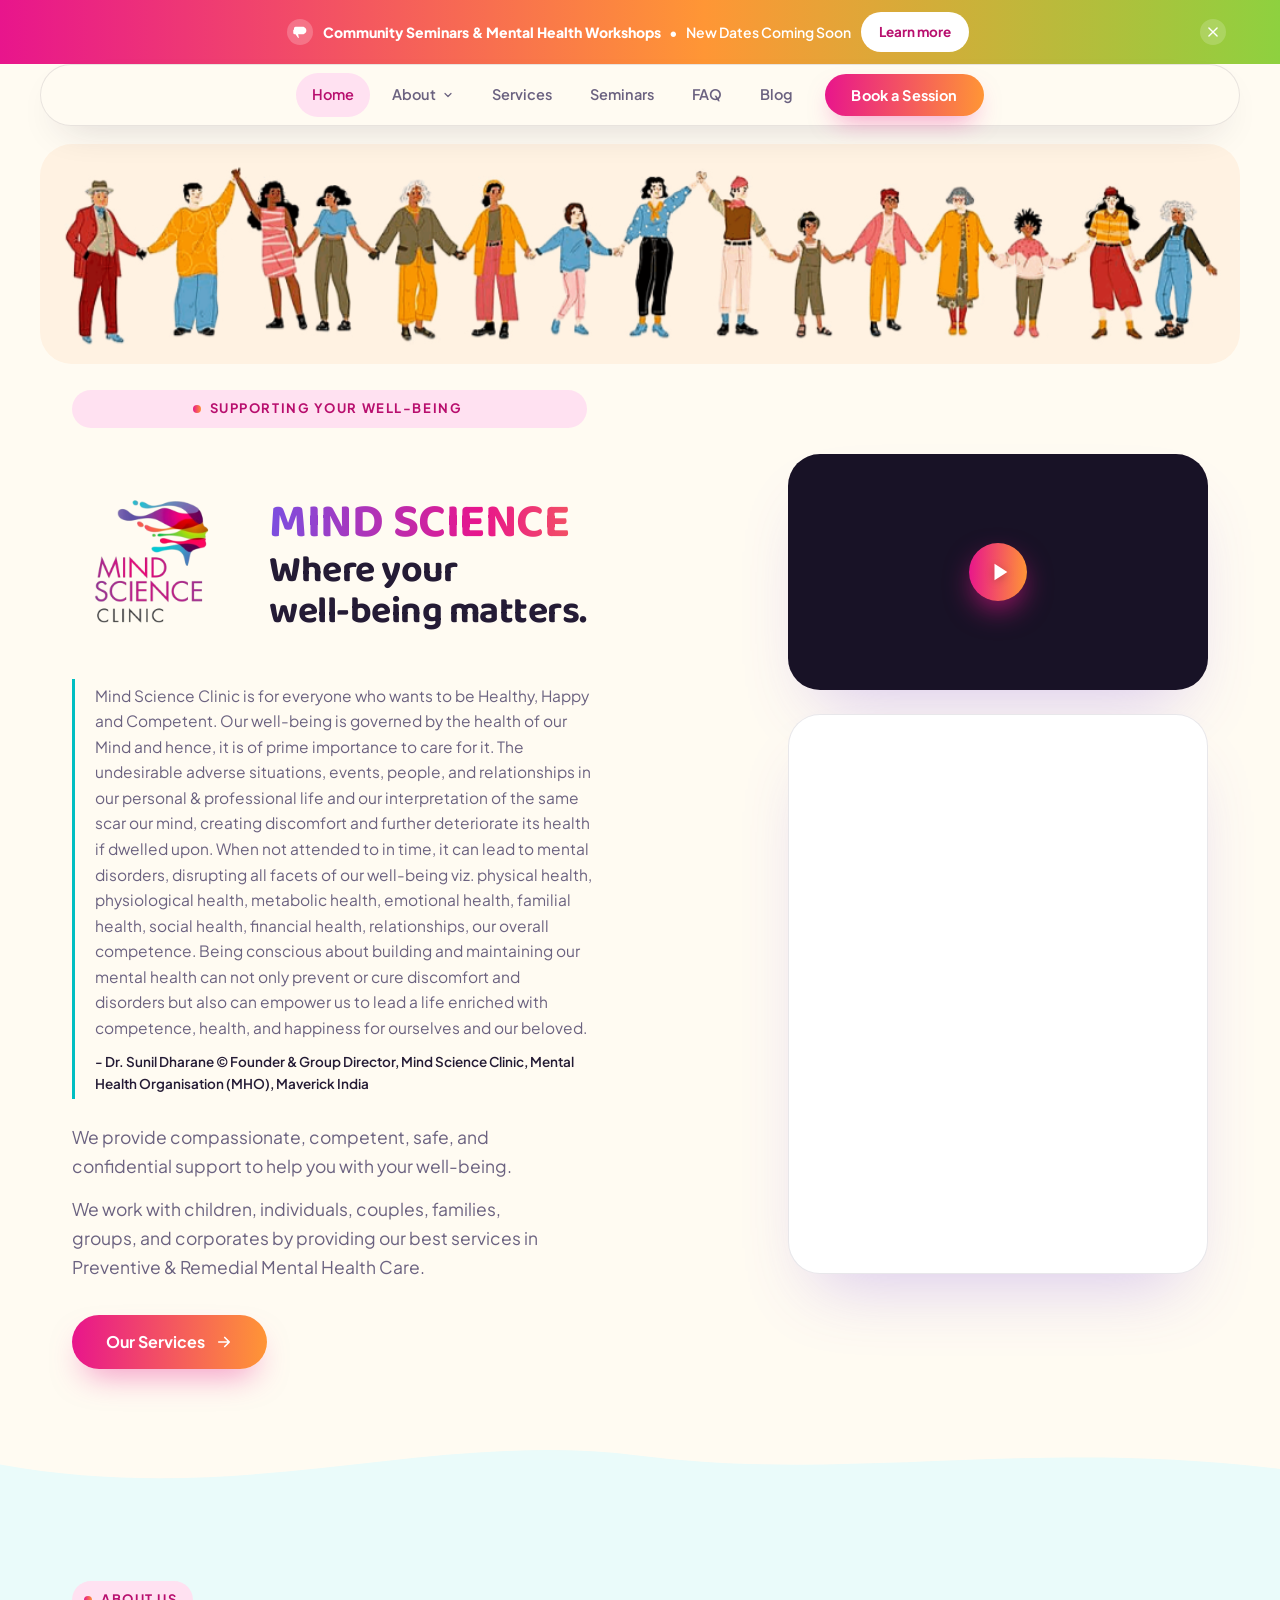
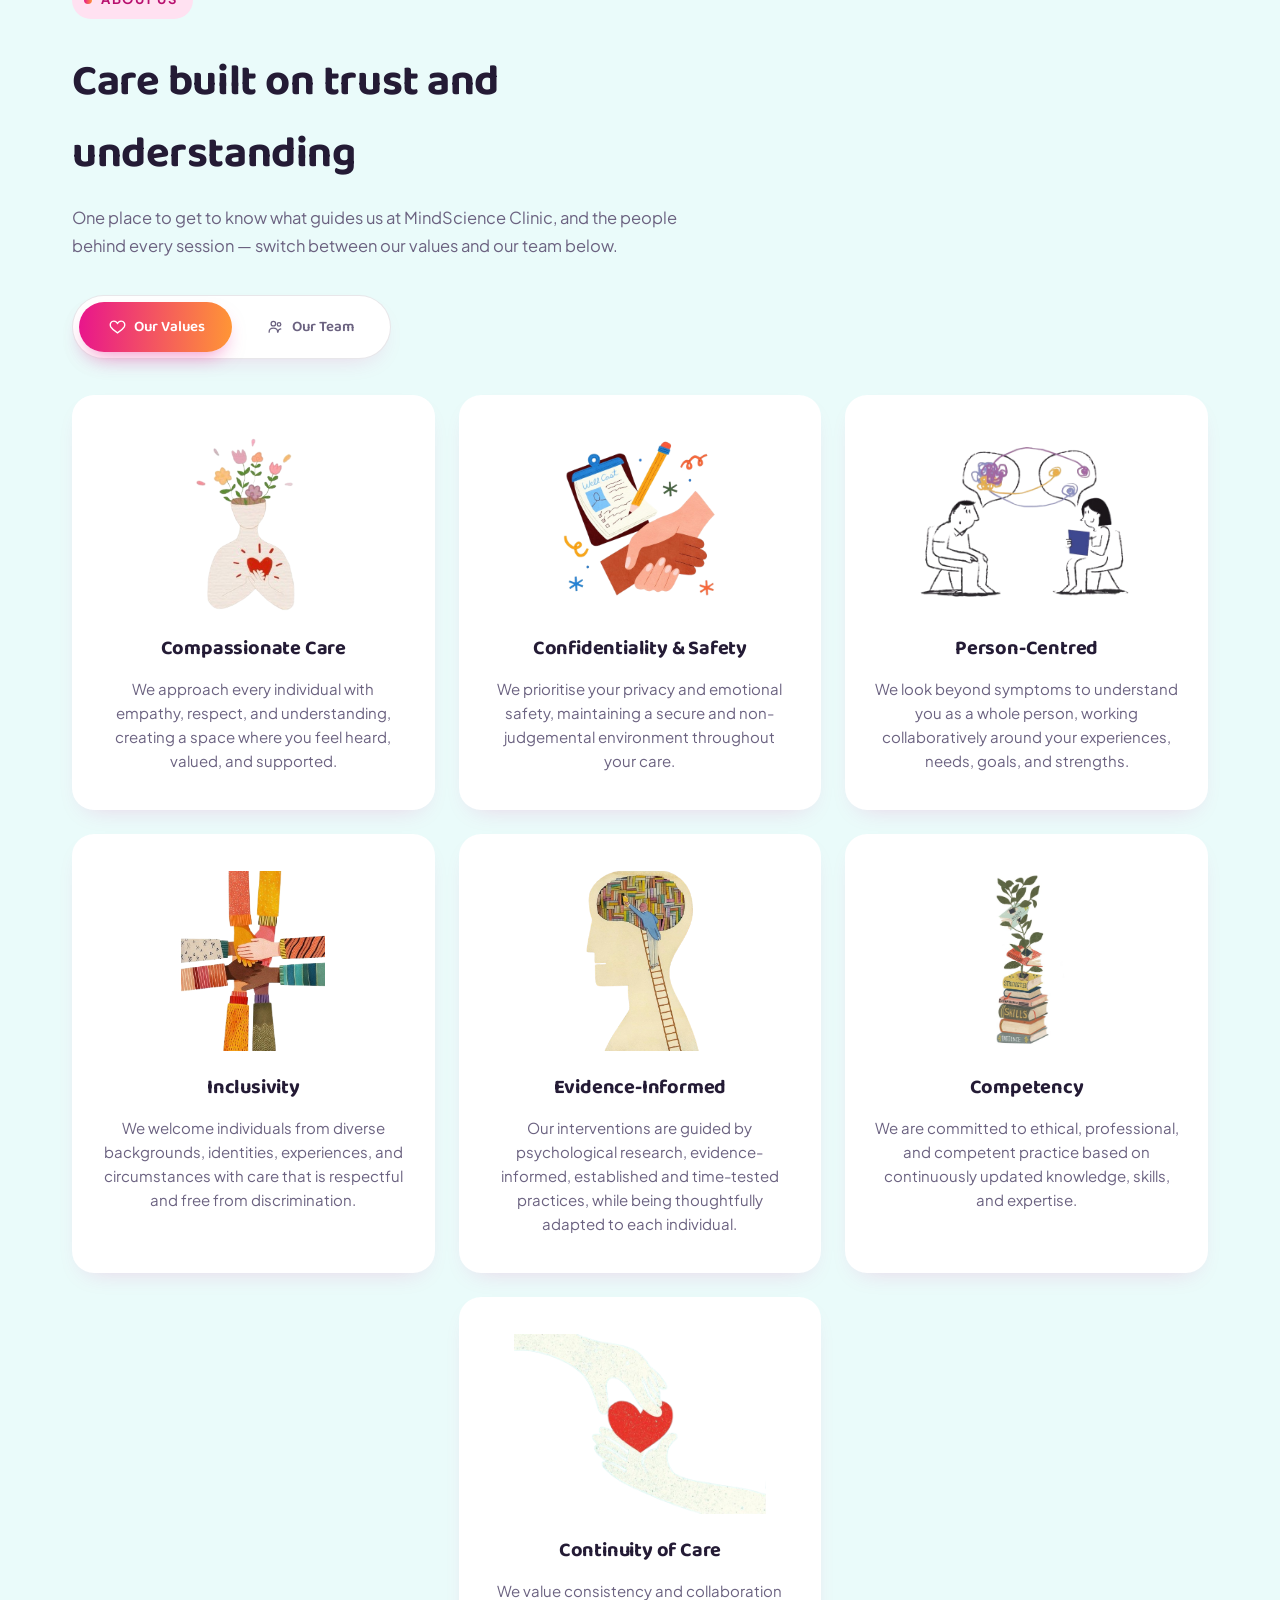
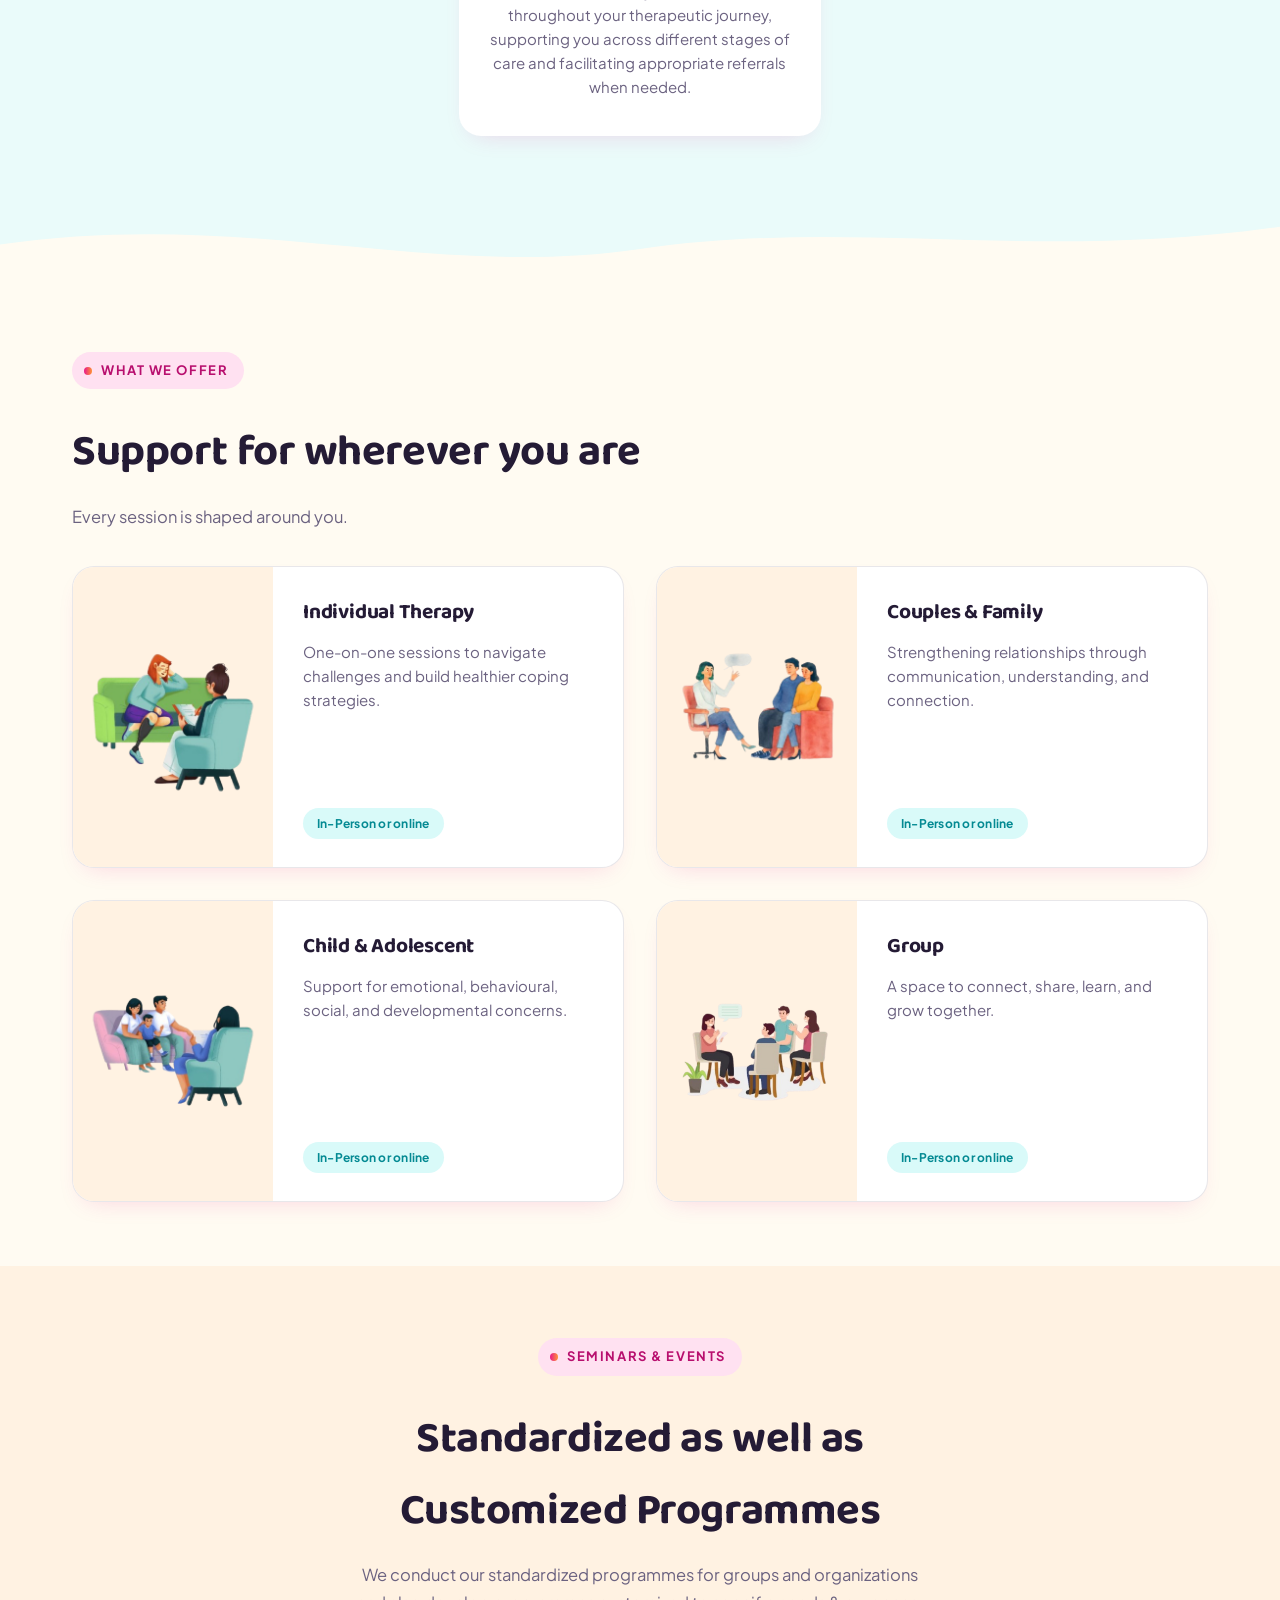
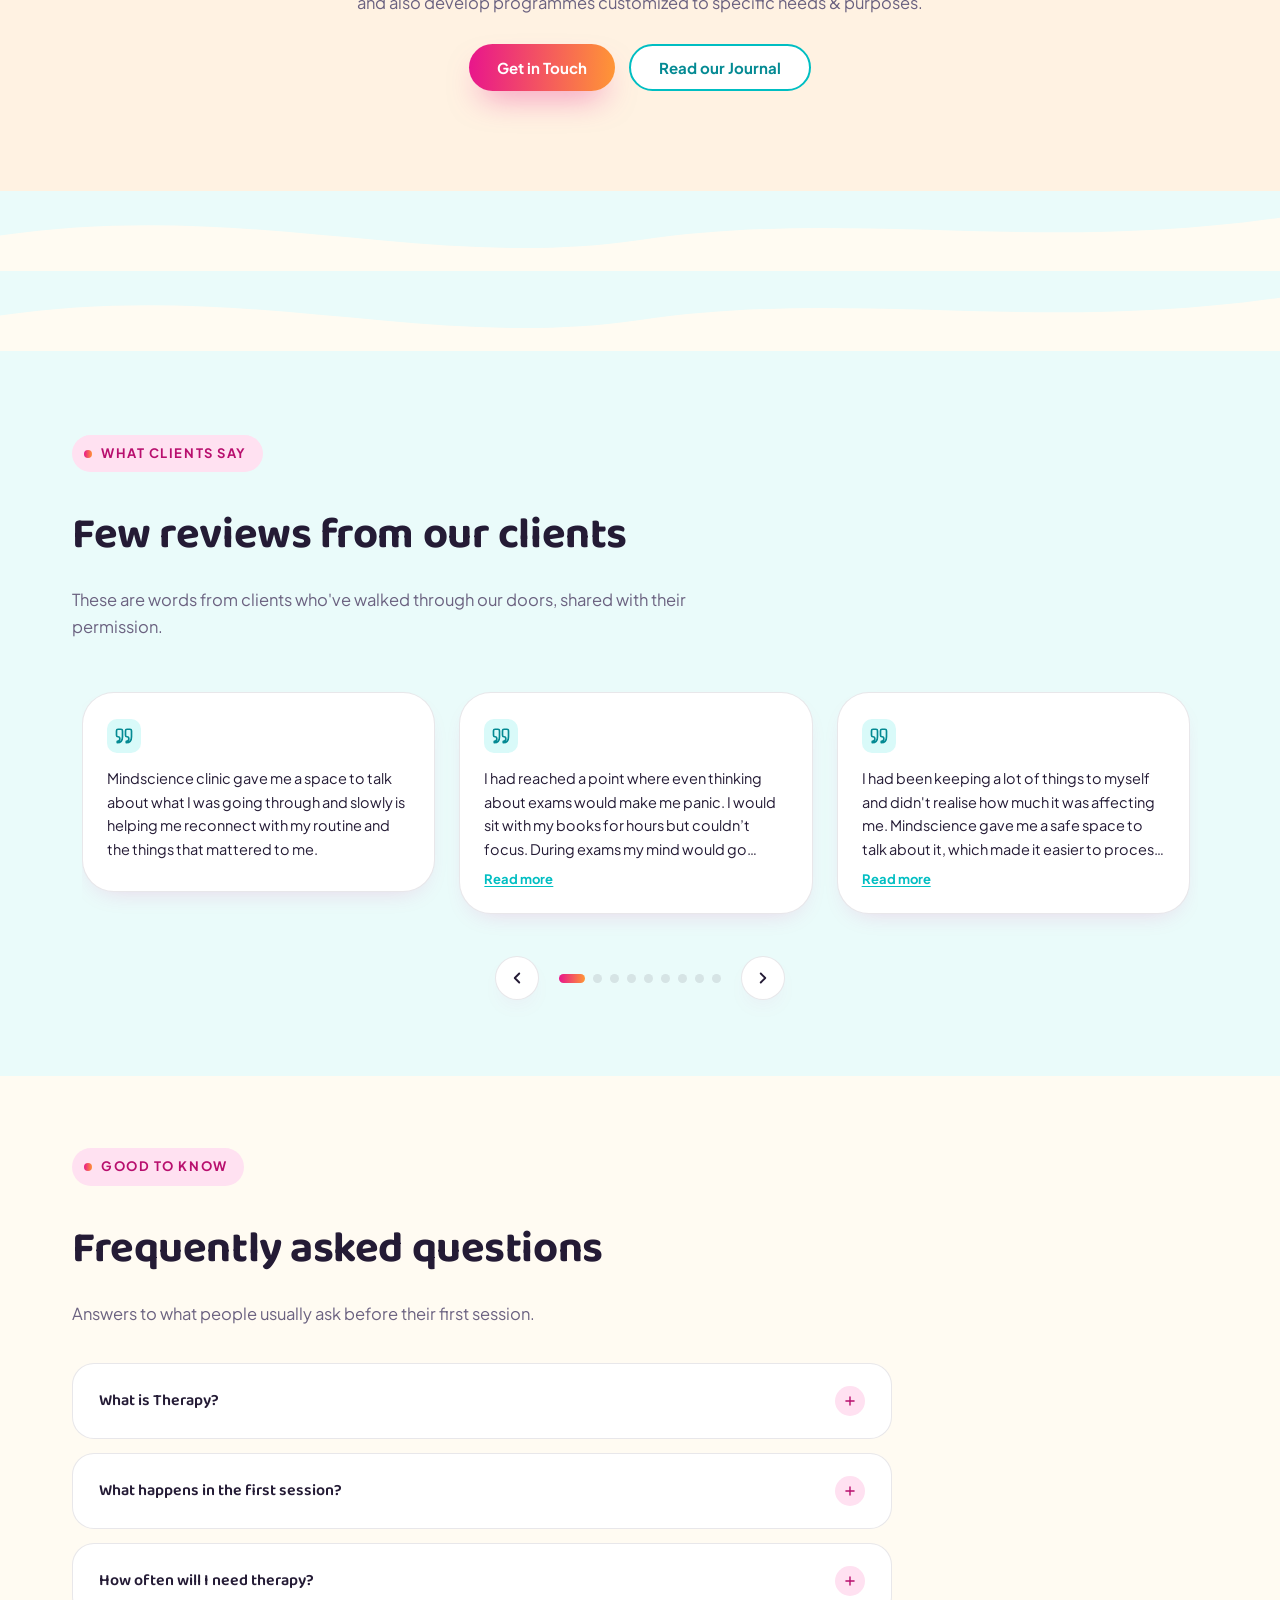
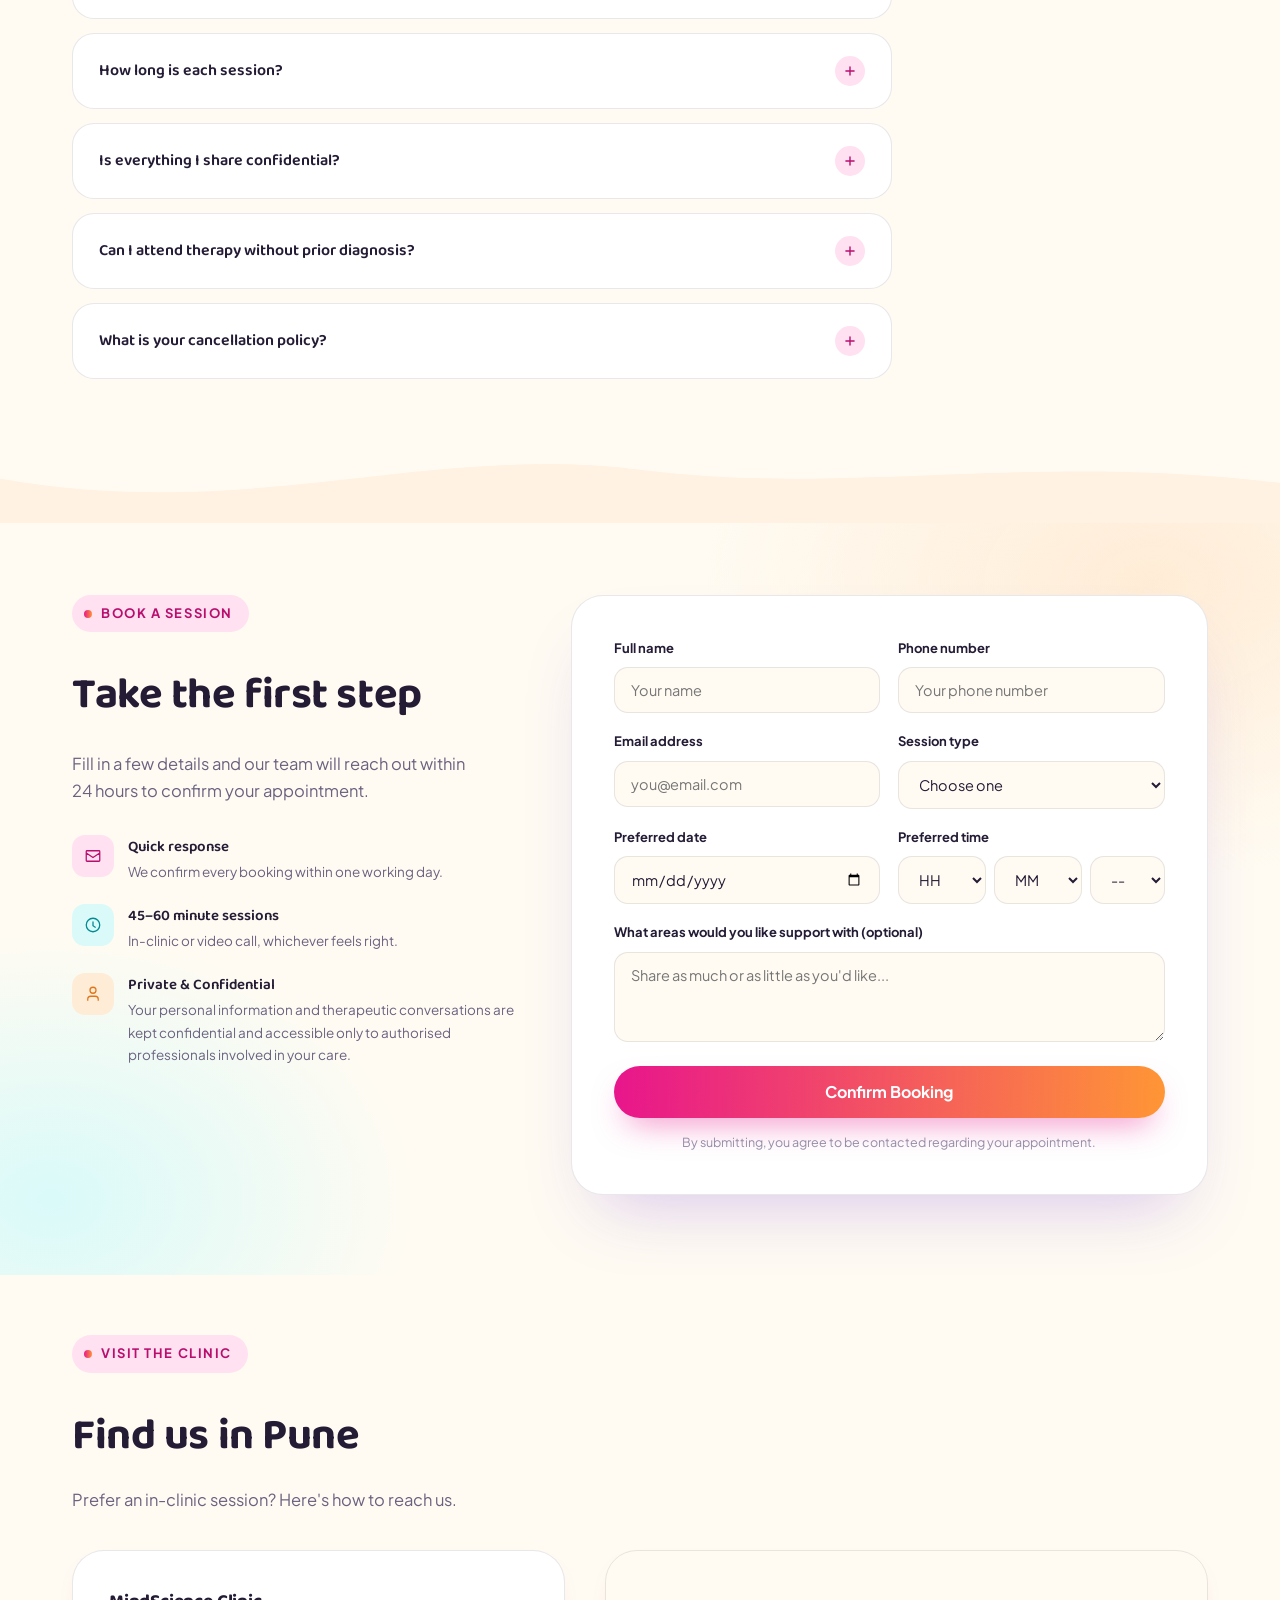
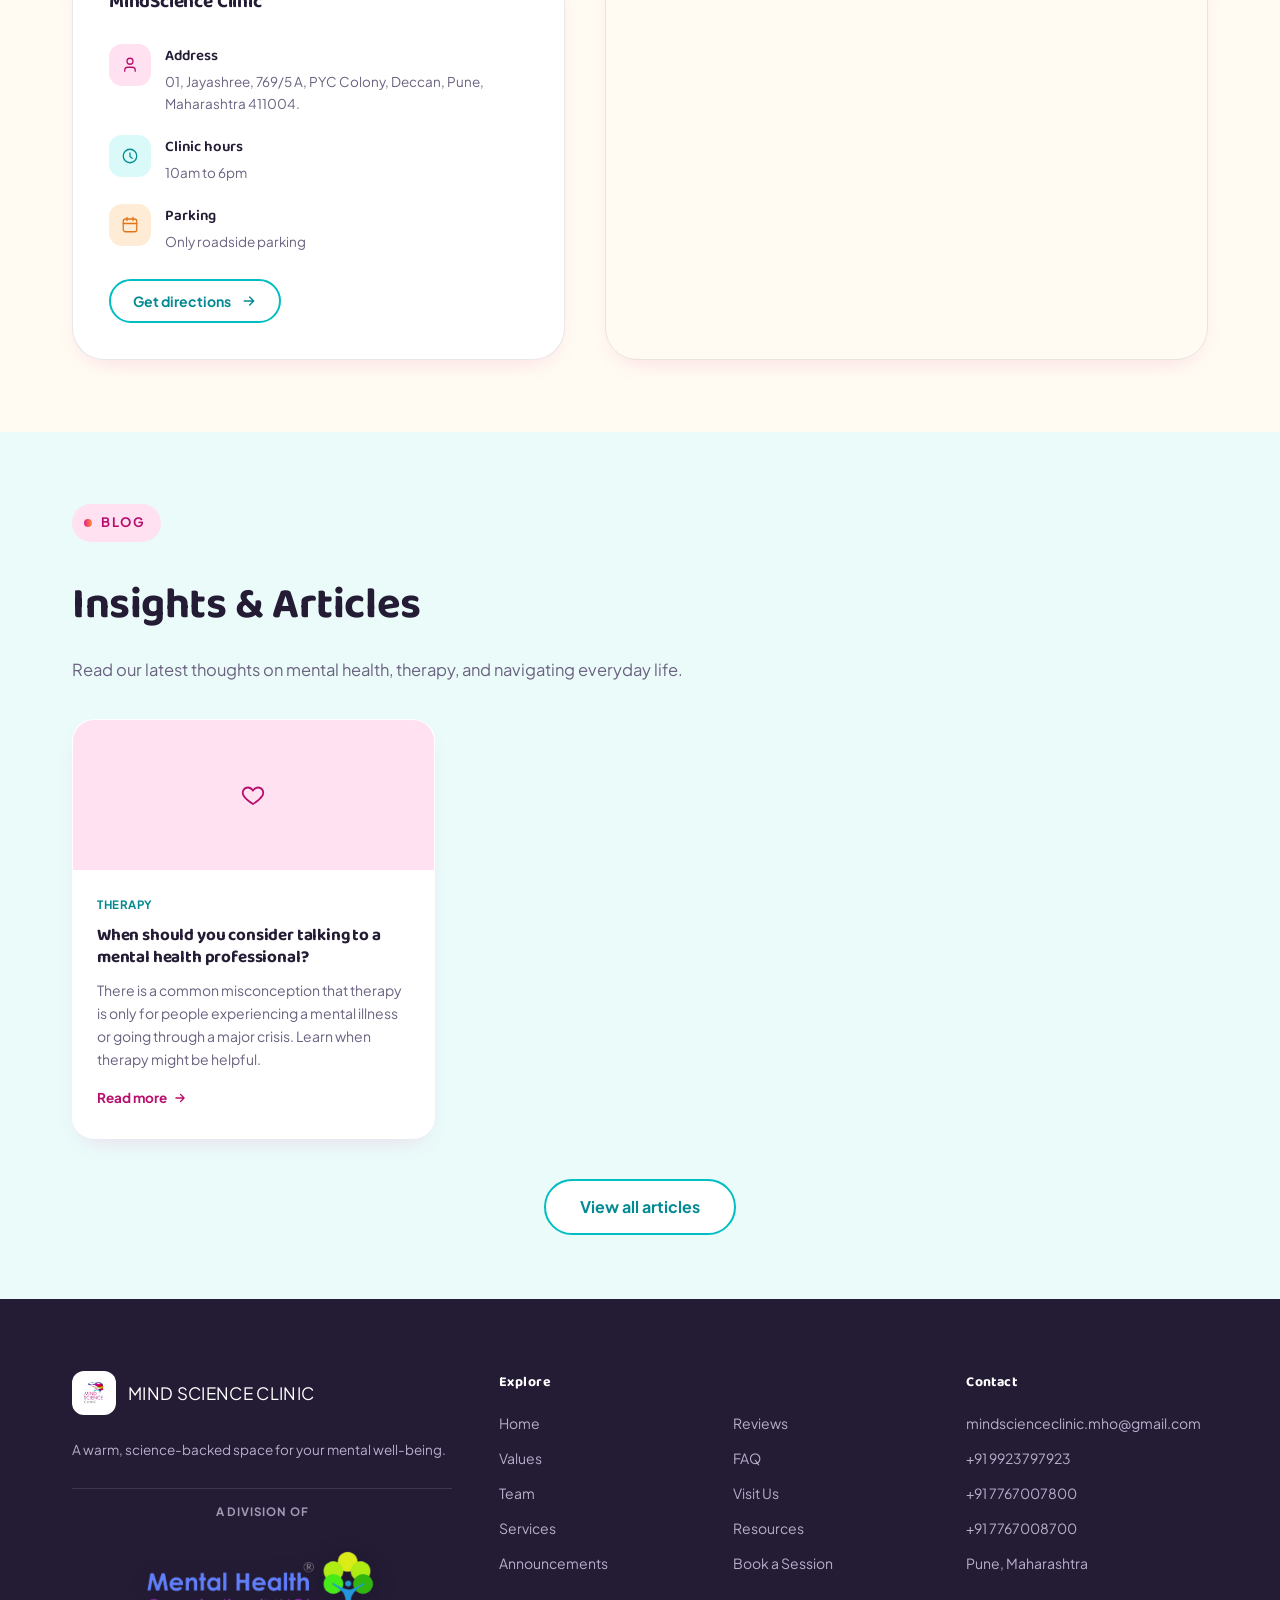
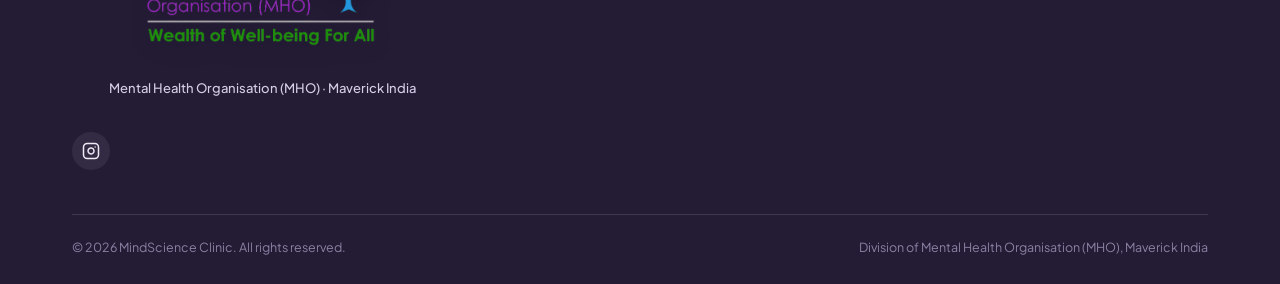
<file: index.html>
<!DOCTYPE html>
<html lang="en">
<head>
<meta charset="UTF-8">
<meta name="viewport" content="width=device-width, initial-scale=1.0">
<title>MindScience Clinic — A calmer mind starts here</title>
<meta name="description" content="MindScience Clinic — warm, evidence-informed therapy and psychiatric care. Book an in-clinic or online session today.">
<meta name="keywords" content="Mind Science Clinic, therapy Pune, psychologist Pune, mental health, counselling Pune, psychiatric care Pune, couples therapy, family therapy, child therapy, CBT, REBT, Dr. Sunil Dharane">
<meta name="robots" content="index, follow">
<meta property="og:title" content="MindScience Clinic — A calmer mind starts here">
<meta property="og:description" content="Warm, evidence-informed therapy, counselling and psychiatric care in Pune. Book an in-person or online session today.">
<meta property="og:image" content="assets/logo.png">
<meta property="og:type" content="website">
<meta name="twitter:card" content="summary_large_image">
<meta name="twitter:title" content="MindScience Clinic — A calmer mind starts here">
<meta name="twitter:description" content="Warm, evidence-informed therapy, counselling and psychiatric care in Pune. Book an in-person or online session today.">
<meta name="twitter:image" content="assets/logo.png">
<link rel="icon" type="image/png" href="assets/logo.png">
<link rel="preconnect" href="https://fonts.googleapis.com">
<link rel="preconnect" href="https://fonts.gstatic.com" crossorigin>
<link href="https://fonts.googleapis.com/css2?family=Baloo+2:wght@500;600;700;800&family=Jost:wght@600;700&family=Plus+Jakarta+Sans:ital,wght@0,300;0,400;0,500;0,600;0,700;1,500&display=swap" rel="stylesheet">
<link rel="stylesheet" href="css/variables.css">
<link rel="stylesheet" href="css/base.css">
<link rel="stylesheet" href="css/components.css">
<link rel="stylesheet" href="css/layout.css?v=1789112038">
<link rel="stylesheet" href="css/sections.css?v=1789112038">
</head>
<body>

<div class="progress-track"><div class="progress-bar" id="progressBar"></div></div>

<div class="topbar" id="topBar">
  <div class="topbar-inner">
    <span class="topbar-icon" aria-hidden="true">
      <svg width="18" height="18" viewBox="0 0 24 24" fill="none"><path d="M3 11v2a2 2 0 0 0 2 2h1l3.5 5 1-.5-1-4.5h7.2c2.3-1.1 3.8-2.9 3.8-5s-1.5-3.9-3.8-5H6a2 2 0 0 0-2 2v2H3z" fill="currentColor"/></svg>
    </span>
    <p class="topbar-text">
      <strong>Community Seminars &amp; Mental Health Workshops</strong>
      <span class="topbar-dot" aria-hidden="true">&bull;</span>
      <span>New Dates Coming Soon</span>
    </p>
    <a href="#announcements" class="topbar-cta">Learn more</a>
    <button class="topbar-close" id="topBarClose" aria-label="Dismiss announcement">
      <svg width="14" height="14" viewBox="0 0 24 24" fill="none"><path d="M5 5l14 14M19 5L5 19" stroke="currentColor" stroke-width="2.4" stroke-linecap="round"/></svg>
    </button>
  </div>
</div>

<header id="siteHeader">
  <nav>

    <div class="nav-links" id="navLinks">
      <a href="#home" class="nav-link active" data-nav="home">Home</a>
      <div class="nav-item" id="aboutNavItem">
        <a href="#about" class="nav-link has-dropdown" data-nav="about" aria-haspopup="true" aria-expanded="false">
          About
          <svg class="chev" width="12" height="12" viewBox="0 0 24 24" fill="none"><path d="M6 9l6 6 6-6" stroke="currentColor" stroke-width="2.4" stroke-linecap="round" stroke-linejoin="round"/></svg>
        </a>
        <div class="nav-dropdown" role="menu" aria-label="About sub-sections">
          <a href="#about" data-nav="values" role="menuitem">
            <svg width="16" height="16" viewBox="0 0 24 24" fill="none"><path d="M12 21s-7-4.35-9.5-8.5C.5 8.5 3 4.5 7 4.5c2 0 3.6 1.1 5 3 1.4-1.9 3-3 5-3 4 0 6.5 4 4.5 8-2.5 4.15-9.5 8.5-9.5 8.5z" stroke="currentColor" stroke-width="1.9"/></svg>
            Our Values
          </a>
          <a href="#about" data-nav="team" role="menuitem">
            <svg width="16" height="16" viewBox="0 0 24 24" fill="none"><circle cx="9" cy="8" r="3.2" stroke="currentColor" stroke-width="1.8"/><circle cx="17" cy="9" r="2.5" stroke="currentColor" stroke-width="1.8"/><path d="M3 20c0-3.4 2.7-5.6 6-5.6s6 2.2 6 5.6M15.4 20c.2-2.5 1.7-4.2 4-4.5" stroke="currentColor" stroke-width="1.8" stroke-linecap="round"/></svg>
            Our Team
          </a>
        </div>
      </div>
      <a href="#services" class="nav-link" data-nav="services">Services</a>
      <a href="#announcements" class="nav-link" data-nav="announcements">Seminars</a>
      <a href="#faq" class="nav-link" data-nav="faq">FAQ</a>
      <a href="blog.html" class="nav-link" data-nav="blog">Blog</a>
      <a href="#book" class="nav-cta" data-nav="book">Book a Session</a>
    </div>
    <button class="nav-toggle" id="navToggle" aria-label="Toggle menu" aria-expanded="false">
      <span></span><span></span><span></span>
    </button>
  </nav>
</header>

<div class="nav-banner">
  <div class="nav-banner-inner">
    <img src="assets/community-banner.png" alt="Illustration of a diverse group of people of all ages standing together holding hands, symbolizing community and connection." loading="eager" fetchpriority="high" width="2398" height="446">
  </div>
</div>

<main id="main">
<!-- ================= HOME ================= -->
<section id="home" class="hero">
  <div class="wrap hero-grid">
    <div class="hero-copy">
      <div class="hero-header-block">
        <span class="eyebrow"><span class="dot"></span>Supporting your well-being</span>
        <div class="hero-title-wrap">
          <img class="hero-logo-img" id="heroLogoImg" src="assets/logo.png" alt="Mind Science Clinic">
          <h1><span class="accent">MIND SCIENCE</span><br><span class="hero-subline">Where your<br>well-being matters.</span></h1>
        </div>
      </div>
      <blockquote class="hero-quote">
        <p>Mind Science Clinic is for everyone who wants to be Healthy, Happy and Competent. Our well-being is governed by the health of our Mind and hence, it is of prime importance to care for it. The undesirable adverse situations, events, people, and relationships in our personal &amp; professional life and our interpretation of the same scar our mind, creating discomfort and further deteriorate its health if dwelled upon. When not attended to in time, it can lead to mental disorders, disrupting all facets of our well-being viz. physical health, physiological health, metabolic health, emotional health, familial health, social health, financial health, relationships, our overall competence. Being conscious about building and maintaining our mental health can not only prevent or cure discomfort and disorders but also can empower us to lead a life enriched with competence, health, and happiness for ourselves and our beloved.</p>
        <cite>- Dr. Sunil Dharane © Founder &amp; Group Director, Mind Science Clinic, Mental Health Organisation (MHO), Maverick India</cite>
      </blockquote>
      <p class="lead">We provide compassionate, competent, safe, and confidential support to help you with your well-being.</p>
      <p class="lead">We work with children, individuals, couples, families, groups, and corporates by providing our best services in Preventive &amp; Remedial Mental Health Care.</p>
      <div class="cta-row">
        <a href="#services" class="btn btn-primary">
          Our Services
          <svg width="18" height="18" viewBox="0 0 24 24" fill="none"><path d="M5 12h14M13 6l6 6-6 6" stroke="currentColor" stroke-width="2.2" stroke-linecap="round" stroke-linejoin="round"/></svg>
        </a>
      </div>
    </div>

    <div class="hero-media">
      <div class="hero-video-frame" id="heroVideoCard" role="button" tabindex="0" aria-label="Play World Suicide Prevention Month Video">
        <div class="hero-video-thumb">
          <video preload="metadata" muted playsinline>
            <source src="assets/SuicidePreventionDay.mp4" type="video/mp4">
          </video>
        </div>
        <div class="hero-video-overlay">
          <div class="video-play-btn" aria-hidden="true">
            <svg width="22" height="22" viewBox="0 0 24 24" fill="currentColor"><polygon points="6 3 20 12 6 21 6 3"/></svg>
          </div>
        </div>
      </div>
      <div class="hero-media-frame">
        <iframe src="https://www.instagram.com/p/Dao97ULgqeg/embed?hidecaption=true" allowtransparency="true" allow="encrypted-media" loading="lazy" title="MindScience Clinic Instagram video"></iframe>
      </div>
    </div>
  </div>
</section>

<svg class="wave" viewBox="0 0 1440 90" preserveAspectRatio="none" xmlns="http://www.w3.org/2000/svg">
  <path d="M0,40 C280,90 480,0 720,30 C960,60 1160,10 1440,45 L1440,90 L0,90 Z" fill="#EAFBFA"/>
</svg>

<!-- ================= ABOUT (single section: Values + Team) ================= -->
<section id="about" class="about-section">
  <div class="wrap">
    <div class="section-head reveal">
      <span class="eyebrow"><span class="dot"></span>About us</span>
      <h2>Care built on trust and understanding</h2>
      <p>One place to get to know what guides us at MindScience Clinic, and the people behind every session — switch between our values and our team below.</p>
    </div>

    <div class="segmented reveal" id="aboutTabs" role="tablist" aria-label="About sub-sections" data-active="values">
      <button class="seg-btn active" data-tab="values" role="tab" aria-selected="true" aria-controls="tab-values">
        <svg width="17" height="17" viewBox="0 0 24 24" fill="none"><path d="M12 21s-7-4.35-9.5-8.5C.5 8.5 3 4.5 7 4.5c2 0 3.6 1.1 5 3 1.4-1.9 3-3 5-3 4 0 6.5 4 4.5 8-2.5 4.15-9.5 8.5-9.5 8.5z" stroke="currentColor" stroke-width="1.9"/></svg>
        Our Values
      </button>
      <button class="seg-btn" data-tab="team" role="tab" aria-selected="false" aria-controls="tab-team">
        <svg width="17" height="17" viewBox="0 0 24 24" fill="none"><circle cx="9" cy="8" r="3.2" stroke="currentColor" stroke-width="1.8"/><circle cx="17" cy="9" r="2.5" stroke="currentColor" stroke-width="1.8"/><path d="M3 20c0-3.4 2.7-5.6 6-5.6s6 2.2 6 5.6M15.4 20c.2-2.5 1.7-4.2 4-4.5" stroke="currentColor" stroke-width="1.8" stroke-linecap="round"/></svg>
        Our Team
      </button>
      <div class="seg-thumb"></div>
    </div>

    <!-- VALUES TAB -->
    <div class="tab-panel active" id="tab-values" role="tabpanel">
      <div class="values-grid reveal-group">
        <div class="value-card reveal">
          <div class="value-img-wrap">
            <img class="value-drag-img" id="val-img-1" src="assets/Compassionate Care.jpeg?v=1789110194" alt="Compassionate Care" loading="lazy">
          </div>
          <h3>Compassionate Care</h3>
          <p>We approach every individual with empathy, respect, and understanding, creating a space where you feel heard, valued, and supported.</p>
        </div>
        <div class="value-card reveal">
          <div class="value-img-wrap">
            <img class="value-drag-img" id="val-img-2" src="assets/Confidentiality & Safety.jpeg?v=1789110194" alt="Confidentiality & Safety" loading="lazy">
          </div>
          <h3>Confidentiality &amp; Safety</h3>
          <p>We prioritise your privacy and emotional safety, maintaining a secure and non-judgemental environment throughout your care.</p>
        </div>
        <div class="value-card reveal">
          <div class="value-img-wrap">
            <img class="value-drag-img" id="val-img-3" src="assets/Person-Centred.jpeg?v=1789110194" alt="Person-Centred" loading="lazy">
          </div>
          <h3>Person-Centred</h3>
          <p>We look beyond symptoms to understand you as a whole person, working collaboratively around your experiences, needs, goals, and strengths.</p>
        </div>
        <div class="value-card reveal">
          <div class="value-img-wrap">
            <img class="value-drag-img" id="val-img-4" src="assets/Inclusivity.jpeg?v=1789110194" alt="Inclusivity" loading="lazy">
          </div>
          <h3>Inclusivity</h3>
          <p>We welcome individuals from diverse backgrounds, identities, experiences, and circumstances with care that is respectful and free from discrimination.</p>
        </div>
        <div class="value-card reveal">
          <div class="value-img-wrap">
            <img class="value-drag-img" id="val-img-5" src="assets/Evidence-Informed.jpeg?v=1789110194" alt="Evidence-Informed" loading="lazy">
          </div>
          <h3>Evidence-Informed</h3>
          <p>Our interventions are guided by psychological research, evidence-informed, established and time-tested practices, while being thoughtfully adapted to each individual.</p>
        </div>
        <div class="value-card reveal">
          <div class="value-img-wrap">
            <img class="value-drag-img" id="val-img-6" src="assets/Competency.jpeg?v=1789110194" alt="Competency" loading="lazy">
          </div>
          <h3>Competency</h3>
          <p>We are committed to ethical, professional, and competent practice based on continuously updated knowledge, skills, and expertise.</p>
        </div>
        <div class="value-card reveal">
          <div class="value-img-wrap">
            <img class="value-drag-img" id="val-img-7" src="assets/Continuity of Care.jpeg?v=1789110194" alt="Continuity of Care" loading="lazy">
          </div>
          <h3>Continuity of Care</h3>
          <p>We value consistency and collaboration throughout your therapeutic journey, supporting you across different stages of care and facilitating appropriate referrals when needed.</p>
        </div>
      </div>
    </div>

    <!-- TEAM TAB -->
    <div class="tab-panel" id="tab-team" role="tabpanel">

      <!-- Dr. Sunil Dharane — horizontal layout card -->
      <div style="background: var(--panel); border-radius: var(--radius-lg); padding: 32px 36px; box-shadow: var(--shadow-sm); display: flex; gap: 28px; align-items: flex-start; margin-bottom: 24px;" class="reveal">
        <div style="flex-shrink: 0;">
          <div style="width: 100px; height: 100px; border-radius: 22px; overflow: hidden; background: linear-gradient(135deg,var(--magenta),var(--orange));">
            <img id="team-img-sd" src="assets/Dr. Sunil Dharane.jpeg?v=1789111043" alt="Dr. Sunil Dharane" style="width:100%; height:100%; object-fit:cover; display:block;">
          </div>
        </div>
        <div style="flex: 1; min-width: 0;">
          <h3 style="font-size: 20px; margin-bottom: 6px;">Dr. Sunil Dharane</h3>
          <span style="font-size: 13px; font-weight: 700; color: var(--ink-soft); text-transform: uppercase; letter-spacing: 0.05em; display: block; margin-bottom: 14px;">Founder &amp; Group Director</span>
          <div class="bio-text" style="">
            <p>Dr. Sunil Dharane is a psychoneuroimmunologist through the faculty of Physiological Psychology stemming from science stream. He is a mental health professional and has scientific conviction that nature and quality of mind-body interaction and interinfluence can make or mar the wholesome well-being implying physical health, physiological health, metabolic health, emotional health, familial health, social health, financial health and our overall competence. He therapeutically works on the prevention and cure of root cause of any mental discomfort or disorder which also reciprocatively reflects in all other areas of health comprising well-being.</p>
            <p>Some of his other professional and certified qualifications are in Neuroplasticity, Psychotherapy, Somatic Psychotherapy, Medical Hypnosis, Hypnotherapy, Guided Imagery, Positive Psychology, Applied Psychology, CBT, REBT, ACT, Self-hypnosis, and Management Science. He is a lifetime member of the International Society for Research &amp; Development.</p>
            <p>He is the Founder, and Group Director of Mind Science Clinic, Mental Health Organisation (MHO), working in various areas of mental health care, and also the Maverick India group working in the areas of education, training, coaching, mentoring, and consulting around management science, management skills, attitudes, values, and behaviour.</p>
            <p>All of his professional activities revolve around helping and supporting people of all ages in building and maintaining their core competence, wholesome health, and authentic happiness through his know-how earned from 30 years of conscious learning and practice.</p>
          </div>
          <button class="read-more-btn" onclick="this.previousElementSibling.classList.toggle('expanded'); this.innerText = this.previousElementSibling.classList.contains('expanded') ? 'Read less' : 'Read more';">Read more</button>
        </div>
      </div>

      <!-- Team info banner + Capt. Irene -->
      <div style="display: grid; grid-template-columns: 1fr auto; gap: 16px; align-items: stretch;" class="reveal">

        <!-- Info banner -->
        <div style="background: linear-gradient(135deg, var(--teal-light), var(--magenta-light)); border-radius: var(--radius-lg); padding: 22px 28px; display: flex; align-items: center; gap: 16px; border: 1.5px solid var(--line);">
          <div style="width: 44px; height: 44px; border-radius: 12px; background: #fff; display: flex; align-items: center; justify-content: center; flex-shrink: 0; color: var(--teal-deep);">
            <svg width="22" height="22" viewBox="0 0 24 24" fill="none" stroke="currentColor" stroke-width="2.2" stroke-linecap="round" stroke-linejoin="round">
              <path d="M17 21v-2a4 4 0 0 0-4-4H5a4 4 0 0 0-4 4v2"></path>
              <circle cx="9" cy="7" r="4"></circle>
              <path d="M23 21v-2a4 4 0 0 0-3-3.87"></path>
              <path d="M16 3.13a4 4 0 0 1 0 7.75"></path>
            </svg>
          </div>
          <div>
            <div style="font-family: 'Baloo 2', sans-serif; font-weight: 700; font-size: 16px; color: var(--ink); line-height: 1.3;">Team of Therapists, Clinicians,</div>
            <div style="font-family: 'Baloo 2', sans-serif; font-weight: 700; font-size: 16px; color: var(--ink); line-height: 1.3;">and other Mental Health Professionals.</div>
          </div>
        </div>

        <!-- Capt. Irene Gonsalves card -->
        <div style="background: var(--panel); border: 1.5px solid var(--line); border-radius: var(--radius-lg); padding: 22px 26px; display: flex; align-items: center; gap: 14px; box-shadow: var(--shadow-sm); white-space: nowrap;">
          <div style="width: 44px; height: 44px; border-radius: 12px; background: var(--teal-light); color: var(--teal-deep); display: flex; align-items: center; justify-content: center; flex-shrink: 0;">
            <svg width="20" height="20" viewBox="0 0 24 24" fill="none" stroke="currentColor" stroke-width="2.2" stroke-linecap="round" stroke-linejoin="round">
              <path d="M20 21v-2a4 4 0 0 0-4-4H8a4 4 0 0 0-4 4v2"></path>
              <circle cx="12" cy="7" r="4"></circle>
            </svg>
          </div>
          <div>
            <div style="font-family: 'Baloo 2', sans-serif; font-weight: 700; font-size: 15.5px; color: var(--ink);">Capt. Irene Gonsalves</div>
            <div style="font-size: 13px; font-weight: 600; color: var(--magenta-deep);">Consultant &amp; Counselor</div>
          </div>
        </div>

      </div>
    </div>
  </div>
</section>

<svg class="wave" viewBox="0 0 1440 90" preserveAspectRatio="none" xmlns="http://www.w3.org/2000/svg">
  <path d="M0,50 C280,10 480,90 720,55 C960,20 1160,70 1440,30 L1440,0 L0,0 Z" fill="#EAFBFA"/>
</svg>

<!-- ================= SERVICES ================= -->
<section id="services" class="services-section">
  <div class="wrap">
    <div class="section-head reveal">
      <span class="eyebrow"><span class="dot"></span>What we offer</span>
      <h2>Support for wherever you are</h2>
      <p>Every session is shaped around you.</p>
    </div>
    <div class="services-grid reveal-group">

      <div class="service-card reveal">
        <div class="service-img-wrap">
          <img src="assets/Individual Therapy.jpeg" alt="Individual Therapy" loading="lazy">
        </div>
        <div class="service-body">
          <h3>Individual Therapy</h3>
          <p>One-on-one sessions to navigate challenges and build healthier coping strategies.</p>
          <span class="service-tag">In-Person or online</span>
        </div>
      </div>

      <div class="service-card reveal">
        <div class="service-img-wrap">
          <img src="assets/Couples & Family.jpeg" alt="Couples & Family" loading="lazy">
        </div>
        <div class="service-body">
          <h3>Couples &amp; Family</h3>
          <p>Strengthening relationships through communication, understanding, and connection.</p>
          <span class="service-tag">In-Person or online</span>
        </div>
      </div>

      <div class="service-card reveal">
        <div class="service-img-wrap">
          <img src="assets/Child & Adolescent.jpeg" alt="Child & Adolescent" loading="lazy">
        </div>
        <div class="service-body">
          <h3>Child &amp; Adolescent</h3>
          <p>Support for emotional, behavioural, social, and developmental concerns.</p>
          <span class="service-tag">In-Person or online</span>
        </div>
      </div>

      <div class="service-card reveal">
        <div class="service-img-wrap">
          <img src="assets/Group.jpeg" alt="Group Therapy" loading="lazy">
        </div>
        <div class="service-body">
          <h3>Group</h3>
          <p>A space to connect, share, learn, and grow together.</p>
          <span class="service-tag">In-Person or online</span>
        </div>
      </div>

    </div>
  </div>
</section>

<!-- ================= ANNOUNCEMENTS ================= -->
<section id="announcements" class="announce-section">
  <div class="wrap">
    <div class="section-head reveal" style="text-align: center; margin: 0 auto 36px;">
      <span class="eyebrow" style="margin-left: auto; margin-right: auto;"><span class="dot"></span>Seminars &amp; Events</span>
      <h2>Standardized as well as Customized Programmes</h2>
      <p style="margin: 0 auto 28px; max-width: 580px;">We conduct our standardized programmes for groups and organizations and also develop programmes customized to specific needs &amp; purposes.</p>
      <div style="display: flex; gap: 14px; justify-content: center; flex-wrap: wrap;">
        <a href="#book" class="btn btn-primary" style="padding: 14px 28px; font-size: 15px;">Get in Touch</a>
        <a href="blog.html" class="btn btn-secondary" style="padding: 14px 28px; font-size: 15px;">Read our Journal</a>
      </div>
    </div>
  </div>
</section>

<svg class="wave" viewBox="0 0 1440 90" preserveAspectRatio="none" xmlns="http://www.w3.org/2000/svg">
  <path d="M0,50 C280,10 480,90 720,55 C960,20 1160,70 1440,30 L1440,0 L0,0 Z" fill="#EAFBFA"/>
</svg>

<svg class="wave" viewBox="0 0 1440 90" preserveAspectRatio="none" xmlns="http://www.w3.org/2000/svg">
  <path d="M0,50 C280,10 480,90 720,55 C960,20 1160,70 1440,30 L1440,0 L0,0 Z" fill="#EAFBFA"/>
</svg>

<!-- ================= TESTIMONIALS ================= -->
<section id="testimonials" class="testimonials-section">
  <div class="wrap">
    <div class="section-head reveal">
      <span class="eyebrow"><span class="dot"></span>What clients say</span>
      <h2>Few reviews from our clients</h2>
      <p>These are words from clients who've walked through our doors, shared with their permission.</p>
    </div>
    <div class="reviews-carousel-container reveal">
      <div class="reviews-carousel-track" id="reviewsTrack" tabindex="0" role="region" aria-label="Client reviews carousel">
        <div class="review-card">
          <div class="review-quote-icon" aria-hidden="true">
            <svg width="18" height="18" viewBox="0 0 24 24" fill="none" stroke="currentColor" stroke-width="2.2" stroke-linecap="round" stroke-linejoin="round"><path d="M3 21c3 0 7-1 7-8V5c0-1.25-.75-2-2-2H4c-1.25 0-2 .75-2 2v6c0 1.25.75 2 2 2 1.5 0 2.5 1 2.5 3 0 1.5-1.5 3-3.5 3v2z"/><path d="M15 21c3 0 7-1 7-8V5c0-1.25-.75-2-2-2h-4c-1.25 0-2 .75-2 2v6c0 1.25.75 2 2 2 1.5 0 2.5 1 2.5 3 0 1.5-1.5 3-3.5 3v2z"/></svg>
          </div>
          <div class="review-body">
            <p class="quote">Mindscience clinic gave me a space to talk about what I was going through and slowly is helping me reconnect with my routine and the things that mattered to me.</p>
          </div>
        </div>
        <div class="review-card">
          <div class="review-quote-icon" aria-hidden="true">
            <svg width="18" height="18" viewBox="0 0 24 24" fill="none" stroke="currentColor" stroke-width="2.2" stroke-linecap="round" stroke-linejoin="round"><path d="M3 21c3 0 7-1 7-8V5c0-1.25-.75-2-2-2H4c-1.25 0-2 .75-2 2v6c0 1.25.75 2 2 2 1.5 0 2.5 1 2.5 3 0 1.5-1.5 3-3.5 3v2z"/><path d="M15 21c3 0 7-1 7-8V5c0-1.25-.75-2-2-2h-4c-1.25 0-2 .75-2 2v6c0 1.25.75 2 2 2 1.5 0 2.5 1 2.5 3 0 1.5-1.5 3-3.5 3v2z"/></svg>
          </div>
          <div class="review-body">
            <p class="quote">I had reached a point where even thinking about exams would make me panic. I would sit with my books for hours but couldn’t focus. During exams my mind would go completely blank even when I had studied. I was constantly frustrated with myself. Coming to Mindscience Clinic helped me understand what was happening and learn how to manage it. The team was patient and supportive, and never made me feel like I wasn’t trying hard enough. Somewhere I have also found myself to build trust with Mindscience and their team. It has been a journey that my therapist and I have been a part of since the very first day. She has taught me to regulate my anxiety in a very accepting manner which is like a tool for me. Today I feel much more confident about exams and don’t have the same fear every time I sit down to study.</p>
          </div>
          <button class="review-read-more" onclick="this.previousElementSibling.classList.toggle('expanded'); this.innerText = this.previousElementSibling.classList.contains('expanded') ? 'Read less' : 'Read more';">Read more</button>
        </div>
        <div class="review-card">
          <div class="review-quote-icon" aria-hidden="true">
            <svg width="18" height="18" viewBox="0 0 24 24" fill="none" stroke="currentColor" stroke-width="2.2" stroke-linecap="round" stroke-linejoin="round"><path d="M3 21c3 0 7-1 7-8V5c0-1.25-.75-2-2-2H4c-1.25 0-2 .75-2 2v6c0 1.25.75 2 2 2 1.5 0 2.5 1 2.5 3 0 1.5-1.5 3-3.5 3v2z"/><path d="M15 21c3 0 7-1 7-8V5c0-1.25-.75-2-2-2h-4c-1.25 0-2 .75-2 2v6c0 1.25.75 2 2 2 1.5 0 2.5 1 2.5 3 0 1.5-1.5 3-3.5 3v2z"/></svg>
          </div>
          <div class="review-body">
            <p class="quote">I had been keeping a lot of things to myself and didn't realise how much it was affecting me. Mindscience gave me a safe space to talk about it, which made it easier to process my emotions instead of constantly pushing them aside.</p>
          </div>
          <button class="review-read-more" onclick="this.previousElementSibling.classList.toggle('expanded'); this.innerText = this.previousElementSibling.classList.contains('expanded') ? 'Read less' : 'Read more';">Read more</button>
        </div>
        <div class="review-card">
          <div class="review-quote-icon" aria-hidden="true">
            <svg width="18" height="18" viewBox="0 0 24 24" fill="none" stroke="currentColor" stroke-width="2.2" stroke-linecap="round" stroke-linejoin="round"><path d="M3 21c3 0 7-1 7-8V5c0-1.25-.75-2-2-2H4c-1.25 0-2 .75-2 2v6c0 1.25.75 2 2 2 1.5 0 2.5 1 2.5 3 0 1.5-1.5 3-3.5 3v2z"/><path d="M15 21c3 0 7-1 7-8V5c0-1.25-.75-2-2-2h-4c-1.25 0-2 .75-2 2v6c0 1.25.75 2 2 2 1.5 0 2.5 1 2.5 3 0 1.5-1.5 3-3.5 3v2z"/></svg>
          </div>
          <div class="review-body">
            <p class="quote">A very well-managed clinic with a warm and understanding team. The sessions never feel rushed, and there is a genuine effort to help you improve at your own pace. I’m extremely satisfied with the treatment I received. I was nervous before my first appointment, but the entire team made me feel comfortable almost immediately. Would definitely recommend.</p>
          </div>
          <button class="review-read-more" onclick="this.previousElementSibling.classList.toggle('expanded'); this.innerText = this.previousElementSibling.classList.contains('expanded') ? 'Read less' : 'Read more';">Read more</button>
        </div>
        <div class="review-card">
          <div class="review-quote-icon" aria-hidden="true">
            <svg width="18" height="18" viewBox="0 0 24 24" fill="none" stroke="currentColor" stroke-width="2.2" stroke-linecap="round" stroke-linejoin="round"><path d="M3 21c3 0 7-1 7-8V5c0-1.25-.75-2-2-2H4c-1.25 0-2 .75-2 2v6c0 1.25.75 2 2 2 1.5 0 2.5 1 2.5 3 0 1.5-1.5 3-3.5 3v2z"/><path d="M15 21c3 0 7-1 7-8V5c0-1.25-.75-2-2-2h-4c-1.25 0-2 .75-2 2v6c0 1.25.75 2 2 2 1.5 0 2.5 1 2.5 3 0 1.5-1.5 3-3.5 3v2z"/></svg>
          </div>
          <div class="review-body">
            <p class="quote">I kept having the same arguments with my partner and couldn't understand why we were getting stuck in the same cycle. Therapy helped me recognise my communication patterns and understand both my emotions and my partner's perspective better.</p>
          </div>
          <button class="review-read-more" onclick="this.previousElementSibling.classList.toggle('expanded'); this.innerText = this.previousElementSibling.classList.contains('expanded') ? 'Read less' : 'Read more';">Read more</button>
        </div>
        <div class="review-card">
          <div class="review-quote-icon" aria-hidden="true">
            <svg width="18" height="18" viewBox="0 0 24 24" fill="none" stroke="currentColor" stroke-width="2.2" stroke-linecap="round" stroke-linejoin="round"><path d="M3 21c3 0 7-1 7-8V5c0-1.25-.75-2-2-2H4c-1.25 0-2 .75-2 2v6c0 1.25.75 2 2 2 1.5 0 2.5 1 2.5 3 0 1.5-1.5 3-3.5 3v2z"/><path d="M15 21c3 0 7-1 7-8V5c0-1.25-.75-2-2-2h-4c-1.25 0-2 .75-2 2v6c0 1.25.75 2 2 2 1.5 0 2.5 1 2.5 3 0 1.5-1.5 3-3.5 3v2z"/></svg>
          </div>
          <div class="review-body">
            <p class="quote">I started a new job which brought a lot of stress and self-doubt. I was constantly questioning whether I had made the right decision or not, and now mindscience clinic is helping me adjust to the change and become more confident in handling new situations. My therapist always ensures to create a safe, non-judgmental space and approaches every session with empathy and intelligence. Her guidance has helped me gain clarity, emotional strength, and confidence.</p>
          </div>
          <button class="review-read-more" onclick="this.previousElementSibling.classList.toggle('expanded'); this.innerText = this.previousElementSibling.classList.contains('expanded') ? 'Read less' : 'Read more';">Read more</button>
        </div>
        <div class="review-card">
          <div class="review-quote-icon" aria-hidden="true">
            <svg width="18" height="18" viewBox="0 0 24 24" fill="none" stroke="currentColor" stroke-width="2.2" stroke-linecap="round" stroke-linejoin="round"><path d="M3 21c3 0 7-1 7-8V5c0-1.25-.75-2-2-2H4c-1.25 0-2 .75-2 2v6c0 1.25.75 2 2 2 1.5 0 2.5 1 2.5 3 0 1.5-1.5 3-3.5 3v2z"/><path d="M15 21c3 0 7-1 7-8V5c0-1.25-.75-2-2-2h-4c-1.25 0-2 .75-2 2v6c0 1.25.75 2 2 2 1.5 0 2.5 1 2.5 3 0 1.5-1.5 3-3.5 3v2z"/></svg>
          </div>
          <div class="review-body">
            <p class="quote">I came in because my sleep, concentration, and daily life was messed up. Being in touch with Mindscience and their sessions helped me understand where a lot of my anxiety was coming from and gave me strategies that I could actually use when I felt overwhelmed.</p>
          </div>
          <button class="review-read-more" onclick="this.previousElementSibling.classList.toggle('expanded'); this.innerText = this.previousElementSibling.classList.contains('expanded') ? 'Read less' : 'Read more';">Read more</button>
        </div>
        <div class="review-card">
          <div class="review-quote-icon" aria-hidden="true">
            <svg width="18" height="18" viewBox="0 0 24 24" fill="none" stroke="currentColor" stroke-width="2.2" stroke-linecap="round" stroke-linejoin="round"><path d="M3 21c3 0 7-1 7-8V5c0-1.25-.75-2-2-2H4c-1.25 0-2 .75-2 2v6c0 1.25.75 2 2 2 1.5 0 2.5 1 2.5 3 0 1.5-1.5 3-3.5 3v2z"/><path d="M15 21c3 0 7-1 7-8V5c0-1.25-.75-2-2-2h-4c-1.25 0-2 .75-2 2v6c0 1.25.75 2 2 2 1.5 0 2.5 1 2.5 3 0 1.5-1.5 3-3.5 3v2z"/></svg>
          </div>
          <div class="review-body">
            <p class="quote">I genuinely didn't know how much longer I could continue. I was having thoughts of ending my life and had become very good at hiding how bad things had actually become. I was extremely hesitant to speak about it because I was afraid of being judged or not being understood. What helped was that I was taken seriously without being made to feel like a problem that needed to be fixed. The support I received during the worst phase made a difference. I am still working through things, but I no longer feel as hopeless as I once did.</p>
          </div>
          <button class="review-read-more" onclick="this.previousElementSibling.classList.toggle('expanded'); this.innerText = this.previousElementSibling.classList.contains('expanded') ? 'Read less' : 'Read more';">Read more</button>
        </div>
        <div class="review-card">
          <div class="review-quote-icon" aria-hidden="true">
            <svg width="18" height="18" viewBox="0 0 24 24" fill="none" stroke="currentColor" stroke-width="2.2" stroke-linecap="round" stroke-linejoin="round"><path d="M3 21c3 0 7-1 7-8V5c0-1.25-.75-2-2-2H4c-1.25 0-2 .75-2 2v6c0 1.25.75 2 2 2 1.5 0 2.5 1 2.5 3 0 1.5-1.5 3-3.5 3v2z"/><path d="M15 21c3 0 7-1 7-8V5c0-1.25-.75-2-2-2h-4c-1.25 0-2 .75-2 2v6c0 1.25.75 2 2 2 1.5 0 2.5 1 2.5 3 0 1.5-1.5 3-3.5 3v2z"/></svg>
          </div>
          <div class="review-body">
            <p class="quote">If you guys are looking for your stability and a supportive environment for yourself, this is the place you should be at. Excellent treatment given and once you co-operate results are right around the corner. Extremely happy and content with the staff!</p>
          </div>
          <button class="review-read-more" onclick="this.previousElementSibling.classList.toggle('expanded'); this.innerText = this.previousElementSibling.classList.contains('expanded') ? 'Read less' : 'Read more';">Read more</button>
        </div>
        <div class="review-card">
          <div class="review-quote-icon" aria-hidden="true">
            <svg width="18" height="18" viewBox="0 0 24 24" fill="none" stroke="currentColor" stroke-width="2.2" stroke-linecap="round" stroke-linejoin="round"><path d="M3 21c3 0 7-1 7-8V5c0-1.25-.75-2-2-2H4c-1.25 0-2 .75-2 2v6c0 1.25.75 2 2 2 1.5 0 2.5 1 2.5 3 0 1.5-1.5 3-3.5 3v2z"/><path d="M15 21c3 0 7-1 7-8V5c0-1.25-.75-2-2-2h-4c-1.25 0-2 .75-2 2v6c0 1.25.75 2 2 2 1.5 0 2.5 1 2.5 3 0 1.5-1.5 3-3.5 3v2z"/></svg>
          </div>
          <div class="review-body">
            <p class="quote">I had been feeling low for quite some time and honestly didn’t know how to get myself out of it. I stopped enjoying things, wasn’t able to meet my friends and kept to myself most of the time, even simple everyday things started feeling exhausting. My parents got really worried and I finally decided to approach the Mindscience Clinic. It was difficult at first, but my therapist made me feel comfortable and actually listened to me and what felt different was that he didn't try to rush me or give me just the usual “think positive” advice but we actually worked through things one by one, and he helped me notice the patterns I was stuck in and deal with them differently. I’m doing much better now and slowly getting back to being myself. Really grateful to the whole team.</p>
          </div>
          <button class="review-read-more" onclick="this.previousElementSibling.classList.toggle('expanded'); this.innerText = this.previousElementSibling.classList.contains('expanded') ? 'Read less' : 'Read more';">Read more</button>
        </div>
        <div class="review-card">
          <div class="review-quote-icon" aria-hidden="true">
            <svg width="18" height="18" viewBox="0 0 24 24" fill="none" stroke="currentColor" stroke-width="2.2" stroke-linecap="round" stroke-linejoin="round"><path d="M3 21c3 0 7-1 7-8V5c0-1.25-.75-2-2-2H4c-1.25 0-2 .75-2 2v6c0 1.25.75 2 2 2 1.5 0 2.5 1 2.5 3 0 1.5-1.5 3-3.5 3v2z"/><path d="M15 21c3 0 7-1 7-8V5c0-1.25-.75-2-2-2h-4c-1.25 0-2 .75-2 2v6c0 1.25.75 2 2 2 1.5 0 2.5 1 2.5 3 0 1.5-1.5 3-3.5 3v2z"/></svg>
          </div>
          <div class="review-body">
            <p class="quote">I had already tried a few therapists before coming to Mindscience Clinic, and I was also taking medication prescribed by my psychiatrist for depression. Honestly, I had started feeling like nothing was really going to change. I came to Mindscience about five months ago without expecting too much. Slowly, I started noticing small changes, getting out of bed on time, doing things I had been putting off, talking to people again and actually feeling like doing things instead of forcing myself. I finally feel like I'm moving forward. The team has been really patient and supportive throughout, and I genuinely feel that I've been able to grow because of the space they've given me.</p>
          </div>
          <button class="review-read-more" onclick="this.previousElementSibling.classList.toggle('expanded'); this.innerText = this.previousElementSibling.classList.contains('expanded') ? 'Read less' : 'Read more';">Read more</button>
        </div>
      </div>
      <div class="carousel-controls">
        <button class="carousel-nav-btn" id="reviewsPrev" aria-label="Previous reviews">
          <svg width="18" height="18" viewBox="0 0 24 24" fill="none" stroke="currentColor" stroke-width="2.5" stroke-linecap="round" stroke-linejoin="round"><polyline points="15 18 9 12 15 6"></polyline></svg>
        </button>
        <div class="carousel-dots" id="reviewsDots" role="tablist" aria-label="Reviews pagination"></div>
        <button class="carousel-nav-btn" id="reviewsNext" aria-label="Next reviews">
          <svg width="18" height="18" viewBox="0 0 24 24" fill="none" stroke="currentColor" stroke-width="2.5" stroke-linecap="round" stroke-linejoin="round"><polyline points="9 18 15 12 9 6"></polyline></svg>
        </button>
      </div>
    </div>
  </div>
</section>

<!-- ================= FAQ ================= -->
<section id="faq" class="faq-section">
  <div class="wrap">
    <div class="section-head reveal">
      <span class="eyebrow"><span class="dot"></span>Good to know</span>
      <h2>Frequently asked questions</h2>
      <p>Answers to what people usually ask before their first session.</p>
    </div>
    <div class="faq-list reveal-group" id="faqList">
      <div class="faq-item reveal">
        <button class="faq-q" aria-expanded="false">
          What is Therapy?
          <span class="plus"><svg width="14" height="14" viewBox="0 0 24 24" fill="none"><path d="M12 5v14M5 12h14" stroke="currentColor" stroke-width="2.4" stroke-linecap="round"/></svg></span>
        </button>
        <div class="faq-a"><p>Therapy is a structured, collaborative process, where a therapist helps you understand your thoughts, emotions, behaviours &amp; patterns, developed effective coping strategies, and work towards meaningful change. The therapist does not make decisions for you or tell you what to do, they provide professional guidance, ask thoughtful questions, offer evidence-informed interventions, and support you for preventative and remedial solutions.</p></div>
      </div>
      <div class="faq-item reveal">
        <button class="faq-q" aria-expanded="false">
          What happens in the first session?
          <span class="plus"><svg width="14" height="14" viewBox="0 0 24 24" fill="none"><path d="M12 5v14M5 12h14" stroke="currentColor" stroke-width="2.4" stroke-linecap="round"/></svg></span>
        </button>
        <div class="faq-a"><p>The first session is an opportunity to listen and understand your concerns, goals, and background. It includes discussions about how therapy can best support you along with the flow for future sessions.</p></div>
      </div>
      <div class="faq-item reveal">
        <button class="faq-q" aria-expanded="false">
          How often will I need therapy?
          <span class="plus"><svg width="14" height="14" viewBox="0 0 24 24" fill="none"><path d="M12 5v14M5 12h14" stroke="currentColor" stroke-width="2.4" stroke-linecap="round"/></svg></span>
        </button>
        <div class="faq-a"><p>The frequency of sessions depends on your needs, goals, and progress. This will be discussed collaboratively with your therapist.</p></div>
      </div>
      <div class="faq-item reveal">
        <button class="faq-q" aria-expanded="false">
          How long is each session?
          <span class="plus"><svg width="14" height="14" viewBox="0 0 24 24" fill="none"><path d="M12 5v14M5 12h14" stroke="currentColor" stroke-width="2.4" stroke-linecap="round"/></svg></span>
        </button>
        <div class="faq-a"><p>Sessions typically last around 45-60 minutes, depending on the type of service.</p></div>
      </div>
      <div class="faq-item reveal">
        <button class="faq-q" aria-expanded="false">
          Is everything I share confidential?
          <span class="plus"><svg width="14" height="14" viewBox="0 0 24 24" fill="none"><path d="M12 5v14M5 12h14" stroke="currentColor" stroke-width="2.4" stroke-linecap="round"/></svg></span>
        </button>
        <div class="faq-a"><p>Yes. Your privacy is important to us and information shared during sessions is kept confidential within professional and legal guidelines.</p></div>
      </div>
      <div class="faq-item reveal">
        <button class="faq-q" aria-expanded="false">
          Can I attend therapy without prior diagnosis?
          <span class="plus"><svg width="14" height="14" viewBox="0 0 24 24" fill="none"><path d="M12 5v14M5 12h14" stroke="currentColor" stroke-width="2.4" stroke-linecap="round"/></svg></span>
        </button>
        <div class="faq-a"><p>Absolutely. You do not need a formal prior diagnosis to seek psychological support.</p></div>
      </div>
      <div class="faq-item reveal">
        <button class="faq-q" aria-expanded="false">
          What is your cancellation policy?
          <span class="plus"><svg width="14" height="14" viewBox="0 0 24 24" fill="none"><path d="M12 5v14M5 12h14" stroke="currentColor" stroke-width="2.4" stroke-linecap="round"/></svg></span>
        </button>
        <div class="faq-a"><p>We request a 24-hour advance notice for cancellations or rescheduling. Please contact us regarding the clinic's specific cancellation and missed session policy.</p></div>
      </div>
    </div>
  </div>
</section>

<svg class="wave" viewBox="0 0 1440 90" preserveAspectRatio="none" xmlns="http://www.w3.org/2000/svg">
  <path d="M0,40 C280,90 480,0 720,30 C960,60 1160,10 1440,45 L1440,90 L0,90 Z" fill="#FFF2E2"/>
</svg>

<!-- ================= BOOK SESSION ================= -->
<section id="book" class="book-section">
  <div class="wrap book-grid">
    <div class="book-info reveal">
      <span class="eyebrow"><span class="dot"></span>Book a session</span>
      <h2>Take the first step</h2>
      <p>Fill in a few details and our team will reach out within 24 hours to confirm your appointment.</p>
      <div class="info-list">
        <div class="info-item">
          <div class="ic" style="background:var(--magenta-light);">
            <svg width="18" height="18" viewBox="0 0 24 24" fill="none"><path d="M3 8l9 6 9-6M4 5h16a1 1 0 0 1 1 1v12a1 1 0 0 1-1 1H4a1 1 0 0 1-1-1V6a1 1 0 0 1 1-1z" stroke="#B80F6E" stroke-width="1.7"/></svg>
          </div>
          <div><h4>Quick response</h4><p>We confirm every booking within one working day.</p></div>
        </div>
        <div class="info-item">
          <div class="ic" style="background:var(--teal-light);">
            <svg width="18" height="18" viewBox="0 0 24 24" fill="none"><path d="M12 8v5l3 2" stroke="#048A93" stroke-width="1.7" stroke-linecap="round"/><circle cx="12" cy="12" r="9" stroke="#048A93" stroke-width="1.7"/></svg>
          </div>
          <div><h4>45–60 minute sessions</h4><p>In-clinic or video call, whichever feels right.</p></div>
        </div>
        <div class="info-item">
          <div class="ic" style="background:var(--orange-light);">
            <svg width="18" height="18" viewBox="0 0 24 24" fill="none"><path d="M19 21v-2a4 4 0 0 0-4-4H9a4 4 0 0 0-4 4v2M12 11a4 4 0 1 0 0-8 4 4 0 0 0 0 8z" stroke="#E1751A" stroke-width="1.7"/></svg>
          </div>
          <div><h4>Private &amp; Confidential</h4><p>Your personal information and therapeutic conversations are kept confidential and accessible only to authorised professionals involved in your care.</p></div>
        </div>
      </div>
    </div>

    <div class="form-card reveal">
      <form id="bookingForm">
        <input type="hidden" name="access_key" value="50d9c8fe-12bd-4489-9f75-4d685481fdcc">
        <input type="hidden" name="subject" value="New session booking — MindScience Clinic">
        <input type="hidden" name="from_name" value="MindScience Clinic Website">
        <input type="hidden" name="to_email" value="mindscienceclinic.mho@gmail.com">
        <input type="checkbox" name="botcheck" style="display:none" tabindex="-1" autocomplete="off">
        <div class="form-row">
          <div class="field">
            <label for="fname">Full name</label>
            <input type="text" id="fname" name="fname" placeholder="Your name" required>
          </div>
          <div class="field">
            <label for="phone">Phone number</label>
            <input type="tel" id="phone" name="phone" placeholder="Your phone number" required>
          </div>
        </div>
        <div class="form-row">
          <div class="field">
            <label for="email">Email address</label>
            <input type="email" id="email" name="email" placeholder="you@email.com" required>
          </div>
          <div class="field">
            <label for="sessionType">Session type</label>
            <select id="sessionType" name="sessionType" required>
              <option value="" disabled selected>Choose one</option>
              <option>Individual Therapy</option>
              <option>Couples Therapy</option>
              <option>Family Therapy</option>
              <option>Child &amp; Adolescent</option>
              <option>Other Services</option>
            </select>
          </div>
        </div>
        <div class="form-row">
          <div class="field">
            <label for="pdate">Preferred date</label>
            <input type="date" id="pdate" name="pdate" required>
          </div>
          <div class="field">
            <label for="ptimeHour">Preferred time</label>
            <div class="time-12h-group">
              <select id="ptimeHour" name="ptimeHour" required>
                <option value="" disabled selected>HH</option>
                <option>1</option><option>2</option><option>3</option><option>4</option>
                <option>5</option><option>6</option><option>7</option><option>8</option>
                <option>9</option><option>10</option><option>11</option><option>12</option>
              </select>
              <select id="ptimeMinute" name="ptimeMinute" required>
                <option value="" disabled selected>MM</option>
                <option>00</option><option>15</option><option>30</option><option>45</option>
              </select>
              <select id="ptimeAMPM" name="ptimeAMPM" required>
                <option value="" disabled selected>--</option>
                <option>AM</option>
                <option>PM</option>
              </select>
            </div>
          </div>
        </div>
        <div class="form-row">
          <div class="field full">
            <label for="message">What areas would you like support with (optional)</label>
            <textarea id="message" name="message" placeholder="Share as much or as little as you'd like..."></textarea>
          </div>
        </div>
        <button type="submit" class="btn btn-primary submit-btn">Confirm Booking</button>
        <p class="form-note">By submitting, you agree to be contacted regarding your appointment.</p>
      </form>

      <div class="success-msg" id="successMsg">
        <div class="check">
          <svg width="28" height="28" viewBox="0 0 24 24" fill="none"><path d="M20 6L9 17l-5-5" stroke="#5FA425" stroke-width="2.4" stroke-linecap="round" stroke-linejoin="round"/></svg>
        </div>
        <h3>Request received!</h3>
        <p>Thank you — our team will reach out within 24 hours to confirm your session.</p>
      </div>
    </div>
  </div>
</section>

<!-- ================= MAP & DIRECTIONS ================= -->
<section id="visit" class="map-section" style="margin-top: 60px;">
  <div class="wrap">
    <div class="section-head reveal">
      <span class="eyebrow"><span class="dot"></span>Visit the clinic</span>
      <h2>Find us in Pune</h2>
      <p>Prefer an in-clinic session? Here's how to reach us.</p>
    </div>
    <div class="map-grid reveal-group">
      <div class="map-card reveal">
        <h3 style="font-size:19px; margin-bottom:16px;">MindScience Clinic</h3>
        <div class="info-list">
          <div class="info-item">
            <div class="ic" style="background:var(--magenta-light);">
              <svg width="18" height="18" viewBox="0 0 24 24" fill="none"><path d="M19 21v-2a4 4 0 0 0-4-4H9a4 4 0 0 0-4 4v2M12 11a4 4 0 1 0 0-8 4 4 0 0 0 0 8z" stroke="#B80F6E" stroke-width="1.7"/></svg>
            </div>
            <div><h4>Address</h4><p>01, Jayashree, 769/5 A, PYC Colony, Deccan, Pune, Maharashtra 411004.</p></div>
          </div>
          <div class="info-item">
            <div class="ic" style="background:var(--teal-light);">
              <svg width="18" height="18" viewBox="0 0 24 24" fill="none"><path d="M12 8v5l3 2" stroke="#048A93" stroke-width="1.7" stroke-linecap="round"/><circle cx="12" cy="12" r="9" stroke="#048A93" stroke-width="1.7"/></svg>
            </div>
            <div><h4>Clinic hours</h4><p>10am to 6pm</p></div>
          </div>
          <div class="info-item">
            <div class="ic" style="background:var(--orange-light);">
              <svg width="18" height="18" viewBox="0 0 24 24" fill="none"><rect x="3" y="4" width="18" height="17" rx="3" stroke="#E1751A" stroke-width="1.7"/><path d="M8 2v4M16 2v4M3 10h18" stroke="#E1751A" stroke-width="1.7" stroke-linecap="round"/></svg>
            </div>
            <div><h4>Parking</h4><p>Only roadside parking</p></div>
          </div>
        </div>
        <a href="https://www.google.com/maps/dir/?api=1&destination=18.51732767951109,73.83725928844026" target="_blank" rel="noopener" class="btn btn-secondary btn-sm directions-btn">
          Get directions
          <svg width="16" height="16" viewBox="0 0 24 24" fill="none"><path d="M5 12h14M13 6l6 6-6 6" stroke="currentColor" stroke-width="2.2" stroke-linecap="round" stroke-linejoin="round"/></svg>
        </a>
      </div>
      <div class="map-embed reveal">
        <iframe src="https://www.google.com/maps/embed?pb=!1m18!1m12!1m3!1d472.9070067074634!2d73.83725928844026!3d18.51732767951109!2m3!1f0!2f0!3f0!3m2!1i1024!2i768!4f13.1!3m3!1m2!1s0x3bc2bfa946bfdd2f%3A0x84080b89125e86ae!2sMind%20Science%20Clinic!5e0!3m2!1sen!2sin!4v1787143544803!5m2!1sen!2sin" loading="lazy" allowfullscreen referrerpolicy="strict-origin-when-cross-origin" title="Map to MindScience Clinic"></iframe>
      </div>
    </div>
  </div>
</section>

<!-- ================= BLOG / RESOURCES ================= -->
<section id="blog" class="blog-section">
    <div class="wrap">
      <div class="section-head reveal">
        <span class="eyebrow"><span class="dot"></span>Blog</span>
        <h2>Insights & Articles</h2>
        <p>Read our latest thoughts on mental health, therapy, and navigating everyday life.</p>
      </div>
      <div class="blog-grid reveal-group" id="blogGrid">
        <!-- Content injected by js/content-loader.js -->
      </div>
      <div style="text-align: center; margin-top: 40px;">
        <a href="blog.html" class="btn btn-secondary reveal">View all articles</a>
      </div>
    </div>
  </section>
</main>

<!-- ================= FOOTER ================= -->
<footer>
  <div class="wrap">
    <div class="footer-grid">
      <div class="footer-brand">
        <div style="display: flex; align-items: center; gap: 12px; margin-bottom: 8px;">
          <img src="assets/logo.png" alt="MindScience Clinic">
          <b>MIND SCIENCE CLINIC</b>
        </div>
        <p>A warm, science-backed space for your mental well-being.</p>

        <div class="footer-division">
          <span class="footer-division-label">A Division of</span>
          <img src="assets/mho-logo.png?v=1789000200" alt="Mental Health Organisation (MHO)" class="footer-mho-logo" width="300" height="139">
          <p class="footer-mho-text">Mental Health Organisation (MHO) · Maverick India</p>
        </div>
        <div class="footer-social" style="margin-top: 18px;">
          <a href="https://www.instagram.com/mindscience_mentalhealth/" target="_blank" rel="noopener noreferrer" aria-label="Follow Mind Science Clinic on Instagram">
            <svg width="18" height="18" viewBox="0 0 24 24" fill="none" stroke="currentColor" stroke-width="2" stroke-linecap="round" stroke-linejoin="round">
              <rect x="2" y="2" width="20" height="20" rx="5" ry="5"></rect>
              <path d="M16 11.37A4 4 0 1 1 12.63 8 4 4 0 0 1 16 11.37z"></path>
              <line x1="17.5" y1="6.5" x2="17.51" y2="6.5"></line>
            </svg>
          </a>
        </div>
      </div>
      <div class="footer-col">
        <h5>Explore</h5>
        <a href="#home">Home</a>
        <a href="#about" data-nav="values">Values</a>
        <a href="#about" data-nav="team">Team</a>
        <a href="#services">Services</a>
        <a href="#announcements">Announcements</a>
      </div>
      <div class="footer-col footer-col-continued">
        <h5 aria-hidden="true">&nbsp;</h5>
        <a href="#testimonials">Reviews</a>
        <a href="#faq">FAQ</a>
        <a href="#visit">Visit Us</a>
        <a href="#resources">Resources</a>
        <a href="#book">Book a Session</a>
      </div>
      <div class="footer-col">
        <h5>Contact</h5>
        <p><a href="mailto:mindscienceclinic.mho@gmail.com" style="color:inherit; text-decoration:none;">mindscienceclinic.mho@gmail.com</a></p>
        <p><a href="tel:+919923797923" style="color:inherit; text-decoration:none;">+91 9923797923</a></p>
        <p><a href="tel:+917767007800" style="color:inherit; text-decoration:none;">+91 7767007800</a></p>
        <p><a href="tel:+917767008700" style="color:inherit; text-decoration:none;">+91 7767008700</a></p>
        <p>Pune, Maharashtra</p>
      </div>
    </div>
    <div class="footer-bottom">
      <span>© 2026 MindScience Clinic. All rights reserved.</span>
      <span>Division of Mental Health Organisation (MHO), Maverick India</span>
    </div>
  </div>
</footer>

<!-- Video Modal Lightbox -->
<div id="videoModal" class="video-modal" aria-hidden="true" role="dialog" aria-modal="true" aria-label="World Suicide Prevention Month Video">
  <div class="video-modal-backdrop" id="videoModalBackdrop"></div>
  <div class="video-modal-dialog">
    <button class="video-modal-close" id="videoModalClose" aria-label="Close video">
      <svg width="22" height="22" viewBox="0 0 24 24" fill="none" stroke="currentColor" stroke-width="2.5" stroke-linecap="round" stroke-linejoin="round"><line x1="18" y1="6" x2="6" y2="18"></line><line x1="6" y1="6" x2="18" y2="18"></line></svg>
    </button>
    <div class="video-modal-player-wrap">
      <video id="heroModalVideo" controls playsinline preload="metadata">
        <source src="assets/SuicidePreventionDay.mp4" type="video/mp4">
        Your browser does not support the video tag.
      </video>
    </div>
  </div>
</div>

<button class="to-top" id="toTop" aria-label="Back to top">
  <svg width="20" height="20" viewBox="0 0 24 24" fill="none"><path d="M12 19V5M5 12l7-7 7 7" stroke="currentColor" stroke-width="2.4" stroke-linecap="round" stroke-linejoin="round"/></svg>
</button>

<script src="data/site.js"></script>
<script src="data/team.js?v=1789108127"></script>
<script src="data/services.js"></script>
<script src="data/events.js"></script>
<script src="data/testimonials.js?v=1789107681"></script>
<script src="data/blog.js"></script>
<script src="js/content-loader.js?v=1789107878"></script>
<script src="js/ui.js?v=1789107681"></script>
<script src="js/form.js"></script>

</body>
</html>
</file>
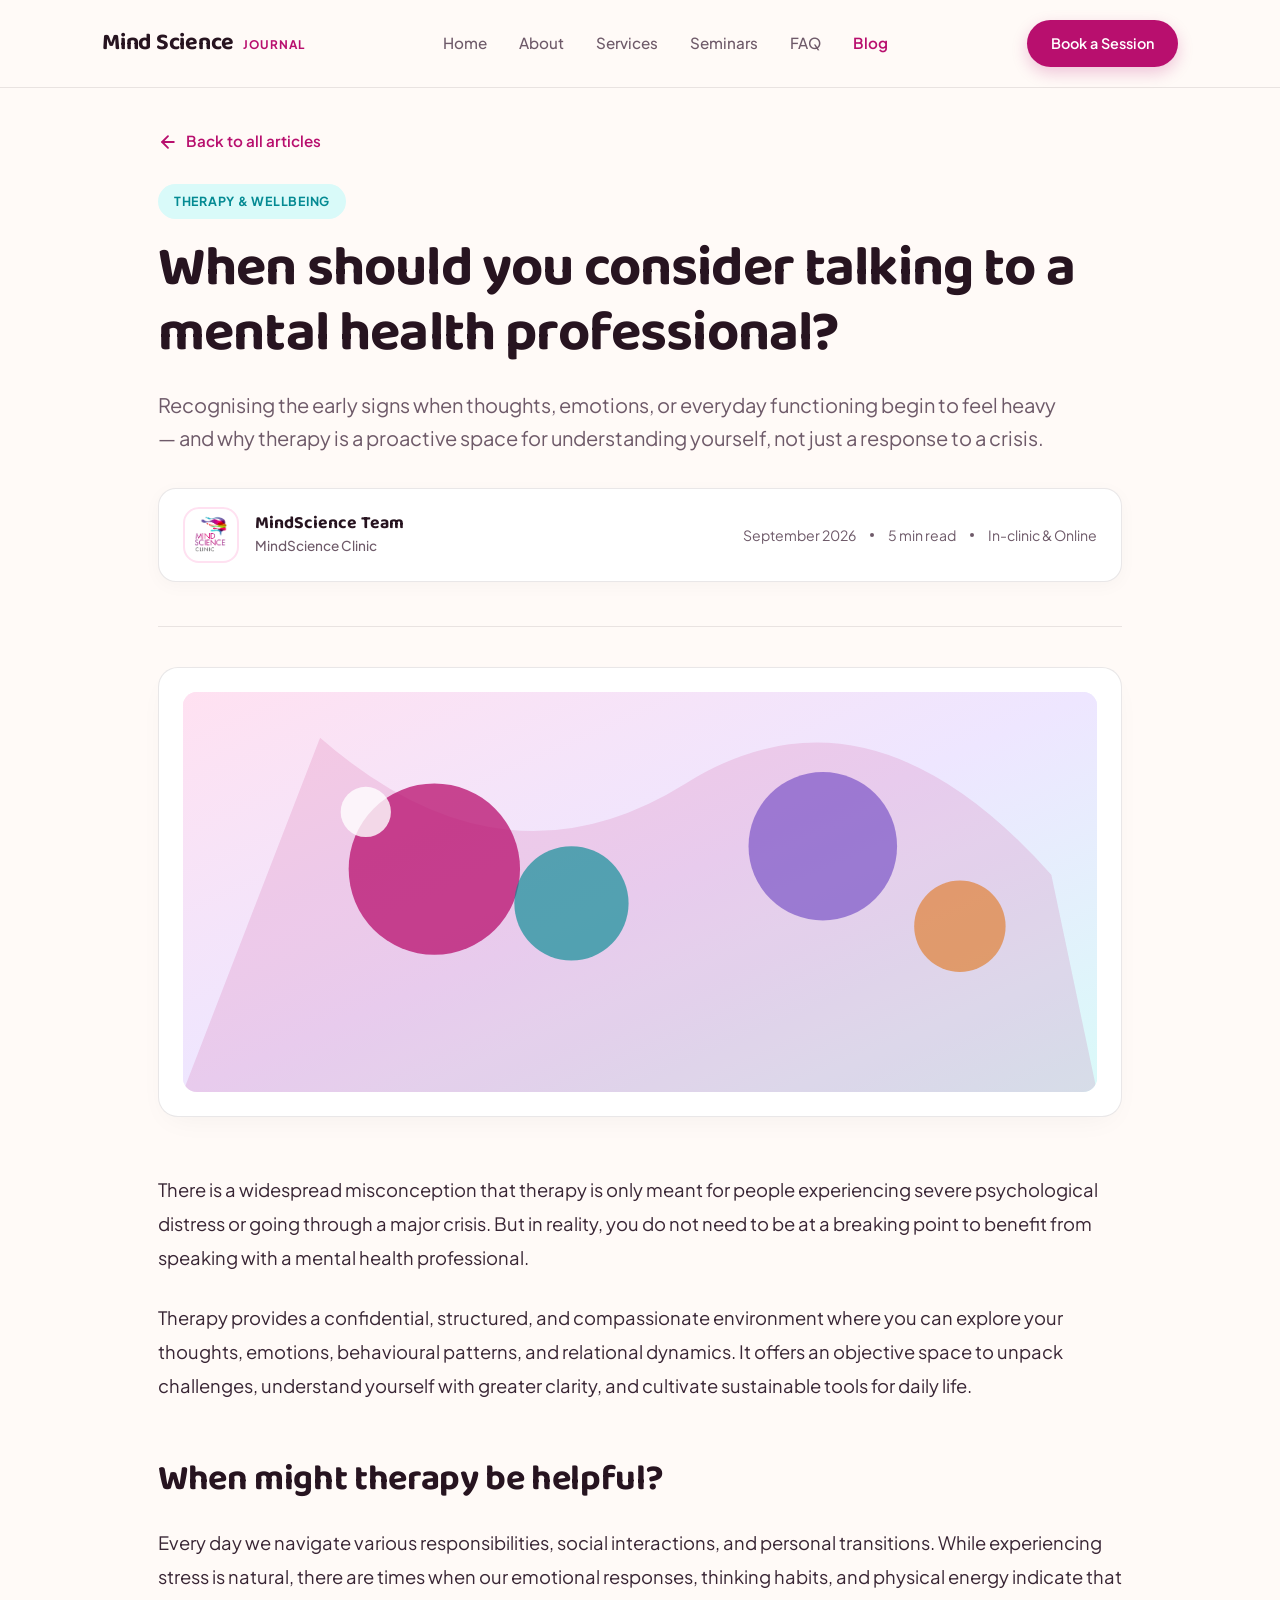
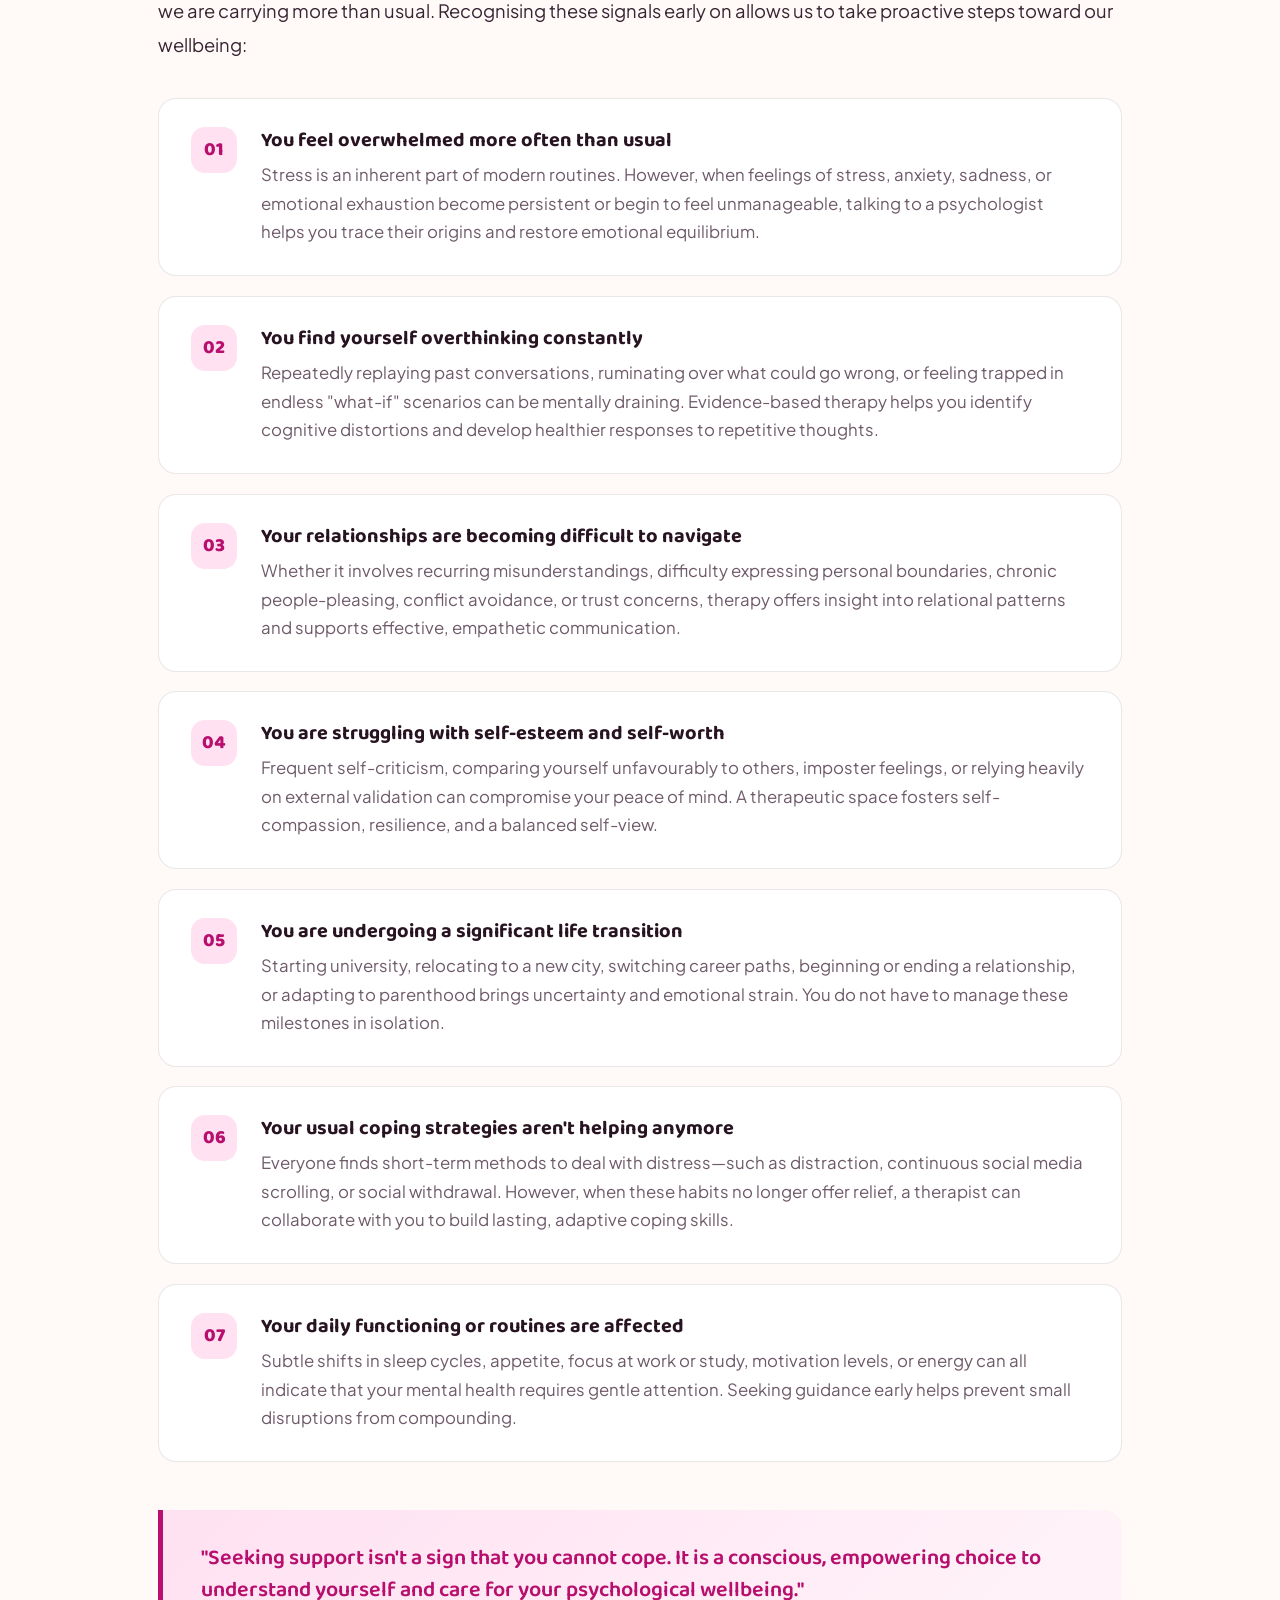
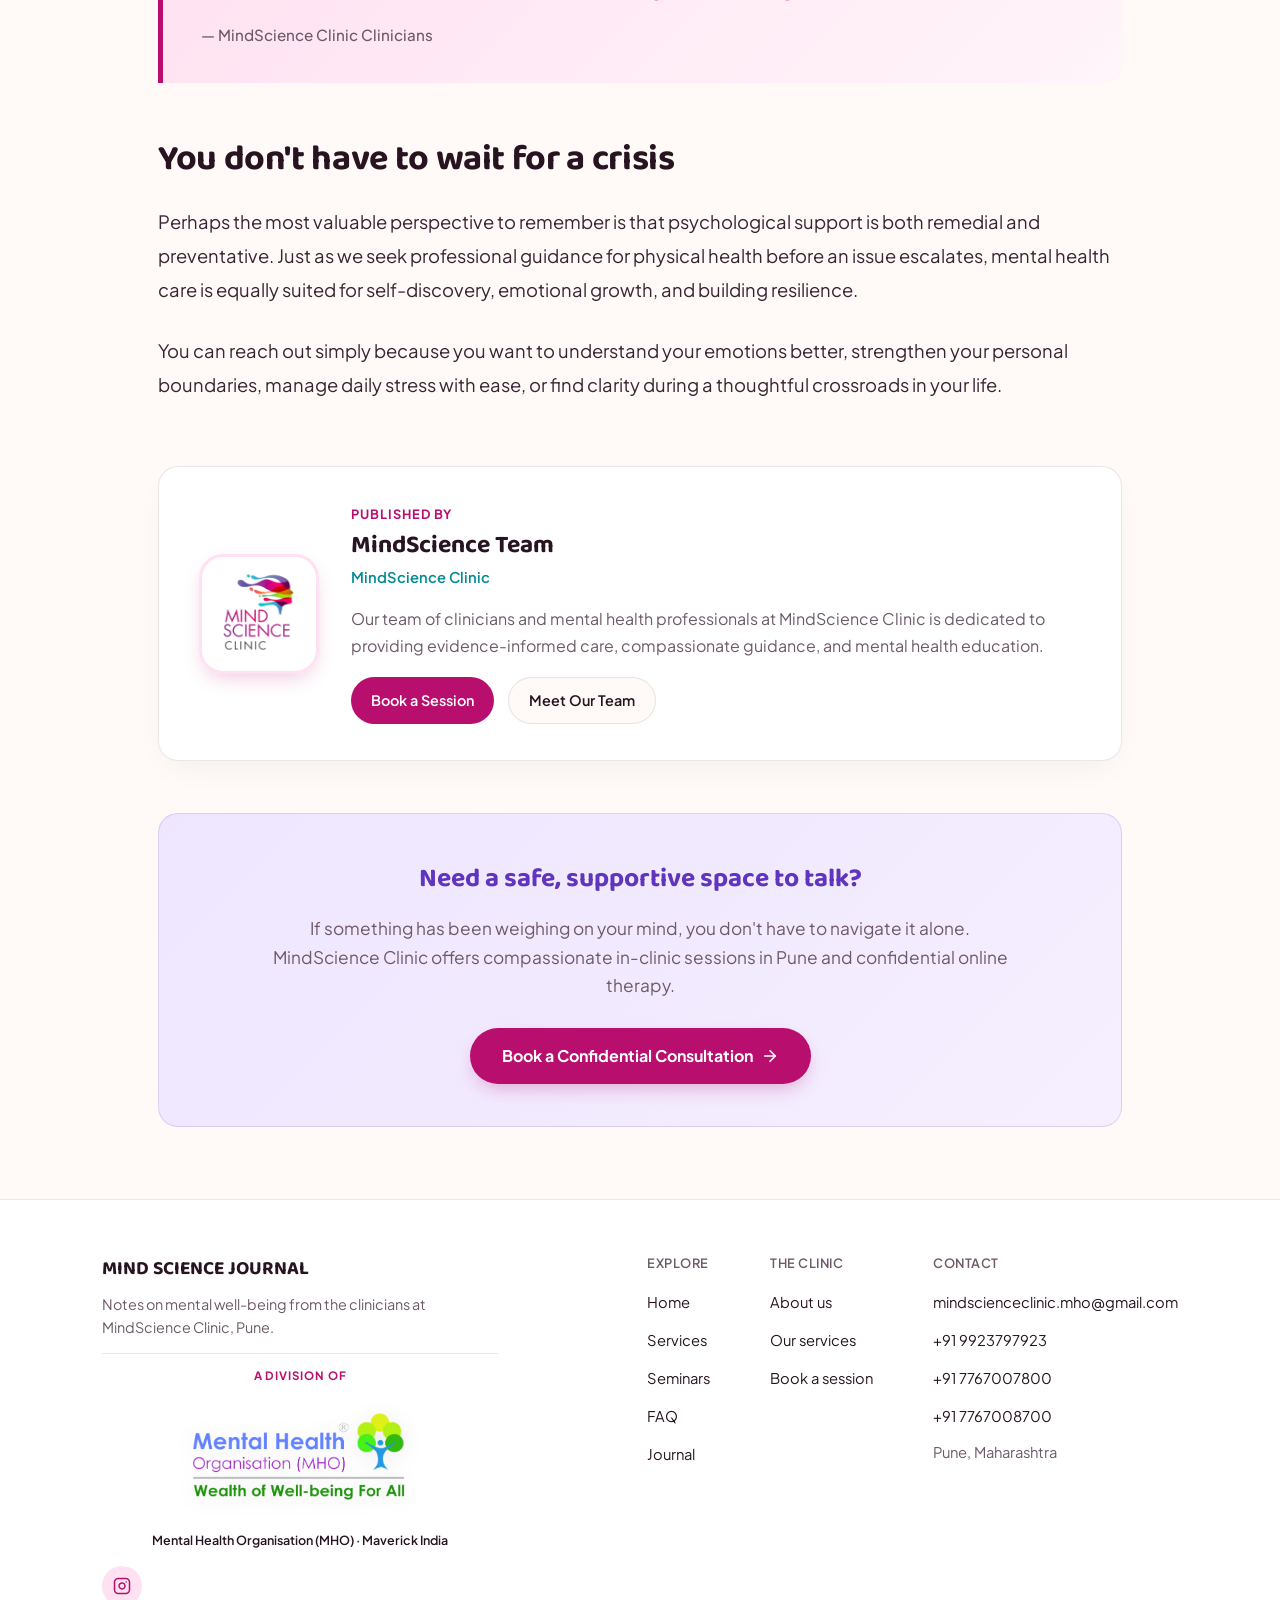
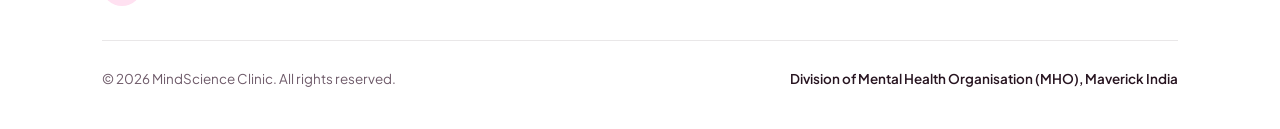
<file: blog-when-to-seek-help.html>
<!DOCTYPE html>
<html lang="en">
<head>
<meta charset="UTF-8">
<meta name="viewport" content="width=device-width, initial-scale=1.0">
<title>When should you consider talking to a mental health professional? — The MindScience Journal</title>
<meta name="description" content="Recognising early signs when thoughts, emotions, or relationships feel difficult to navigate, and why you don't need to wait for a crisis to speak with a psychologist.">
<meta name="author" content="MindScience Team">
<meta name="keywords" content="Therapy Pune, when to see a psychologist, mental health, MindScience Clinic, counselling, emotional wellbeing">
<meta name="robots" content="index, follow">

<!-- Open Graph / Social Media -->
<meta property="og:title" content="When should you consider talking to a mental health professional? — MindScience Journal">
<meta property="og:description" content="Recognising early signs of overwhelm, overthinking, and relationship stress — and why therapy is for proactive wellbeing, not just a crisis.">
<meta property="og:image" content="assets/logo.png">
<meta property="og:type" content="article">
<meta name="twitter:card" content="summary_large_image">
<meta name="twitter:title" content="When should you consider talking to a mental health professional?">
<meta name="twitter:description" content="Recognising early signs when thoughts or everyday functioning feel difficult to navigate alone.">
<meta name="twitter:image" content="assets/logo.png">

<link rel="icon" type="image/png" href="assets/logo.png">
<link rel="preconnect" href="https://fonts.googleapis.com">
<link rel="preconnect" href="https://fonts.gstatic.com" crossorigin>
<link href="https://fonts.googleapis.com/css2?family=Baloo+2:wght@500;600;700;800&family=Plus+Jakarta+Sans:ital,wght@0,400;0,500;0,600;0,700;0,800;1,400;1,500&display=swap" rel="stylesheet">

<style>
  :root{
    --bg: #FFFAF7;
    --paper: #FFFFFF;
    --ink: #271420;
    --muted: #6E5A69;
    --line: rgba(39,20,32,0.10);

    --pink: #B80F6E;
    --pink-tint: #FFE1F1;
    --teal: #048A93;
    --teal-tint: #D9FAF9;
    --purple: #5F35BD;
    --purple-tint: #EEE6FF;
    --orange: #E1751A;
    --orange-tint: #FFECD6;
    --green: #5FA425;
    --green-tint: #EBFADD;

    --radius: 20px;
    --serif: 'Baloo 2', sans-serif;
    --sans: 'Plus Jakarta Sans', -apple-system, BlinkMacSystemFont, 'Segoe UI', sans-serif;
    --font-brand: 'Futura PT Book', 'Futura PT', 'Futura', 'Plus Jakarta Sans', sans-serif;
  }

  *, *::before, *::after{ box-sizing: border-box; margin: 0; padding: 0; }
  
  html{
    scroll-behavior: smooth;
    text-size-adjust: 100%;
    -webkit-text-size-adjust: 100%;
  }
  
  body{
    background: var(--bg);
    color: var(--ink);
    font-family: var(--sans);
    line-height: 1.75;
    -webkit-font-smoothing: antialiased;
    -moz-osx-font-smoothing: grayscale;
    min-height: 100vh;
  }
  
  a{ color: inherit; text-decoration: none; }
  img{ max-width: 100%; display: block; height: auto; }

  /* Expanded, comfortable container widths */
  .wrap{ max-width: 1140px; margin: 0 auto; padding: 0 32px; }
  .article-wrap{ max-width: 1020px; margin: 0 auto; padding: 0 28px; }

  :focus-visible{
    outline: 2.5px solid var(--pink);
    outline-offset: 3px;
    border-radius: 6px;
  }

  /* ---------- Reading Progress Bar ---------- */
  .reading-progress-track{
    position: fixed;
    top: 0;
    left: 0;
    width: 100%;
    height: 3.5px;
    background: transparent;
    z-index: 100;
    pointer-events: none;
  }
  .reading-progress{
    height: 100%;
    width: 100%;
    background: linear-gradient(90deg, var(--purple) 0%, var(--pink) 50%, var(--orange) 100%);
    transform-origin: left center;
    transform: scaleX(0);
    will-change: transform;
    pointer-events: none;
  }

  /* ---------- Header (Natural full-page scroll) ---------- */
  header{
    position: relative;
    z-index: 40;
    background: var(--bg);
    border-bottom: 1px solid var(--line);
  }
  .nav{
    display: flex;
    align-items: center;
    justify-content: space-between;
    padding: 20px 32px;
    max-width: 1140px;
    margin: 0 auto;
    gap: 24px;
  }
  .brand{
    display: flex;
    align-items: baseline;
    gap: 9px;
    color: var(--ink);
    flex-shrink: 0;
  }
  .brand .mark{
    font-family: 'Baloo 2', sans-serif;
    font-weight: 700;
    font-size: 1.45rem;
    color: var(--ink);
    letter-spacing: -0.01em;
  }
  .brand .sub{
    font-family: var(--font-brand);
    font-size: 0.74rem;
    color: var(--pink);
    font-weight: 700;
    letter-spacing: 0.08em;
  }
  .nav-links{
    display: flex;
    align-items: center;
    gap: 32px;
    font-size: 0.95rem;
    color: var(--muted);
  }
  .nav-links a{
    transition: color .18s ease;
    font-weight: 500;
  }
  .nav-links a:hover{ color: var(--pink); }
  .nav-links a.active{ color: var(--pink); font-weight: 600; }

  .nav-cta{
    flex-shrink: 0;
    background: var(--pink);
    color: #fff;
    padding: 11px 24px;
    border-radius: 100px;
    font-size: 0.9rem;
    font-weight: 600;
    white-space: nowrap;
    transition: transform .2s cubic-bezier(0.16, 1, 0.3, 1), box-shadow .2s ease;
    box-shadow: 0 6px 16px rgba(184, 15, 110, 0.22);
  }
  .nav-cta:hover{
    transform: translateY(-1px);
    box-shadow: 0 10px 22px rgba(184, 15, 110, 0.32);
  }

  @media (max-width: 760px){
    .nav-links{ display: none; }
    .nav{ padding: 16px 20px; }
  }

  /* ---------- Back Navigation ---------- */
  .back-nav{
    padding: 40px 0 24px;
  }
  .back-link{
    display: inline-flex;
    align-items: center;
    gap: 8px;
    color: var(--pink);
    font-size: 0.95rem;
    font-weight: 600;
    transition: transform .2s cubic-bezier(0.16, 1, 0.3, 1);
  }
  .back-link:hover{
    transform: translateX(-4px);
  }
  .back-link svg{
    flex-shrink: 0;
  }

  /* ---------- Article Header (Expanded & Airy) ---------- */
  .article-header{
    margin-bottom: 40px;
  }
  .tag{
    display: inline-block;
    font-family: var(--font-brand);
    font-size: 0.78rem;
    font-weight: 700;
    padding: 7px 16px;
    border-radius: 100px;
    margin-bottom: 18px;
    text-transform: uppercase;
    letter-spacing: 0.06em;
  }
  .tag.therapy{
    background: var(--teal-tint);
    color: var(--teal);
  }

  .article-title{
    font-family: var(--serif);
    font-weight: 700;
    font-size: clamp(2.4rem, 4.4vw, 3.5rem);
    line-height: 1.15;
    letter-spacing: -0.015em;
    color: var(--ink);
    margin-bottom: 22px;
  }

  .article-lead{
    font-size: 1.25rem;
    line-height: 1.65;
    color: var(--muted);
    margin-bottom: 34px;
    font-weight: 400;
    max-width: 900px;
  }

  /* ---------- Author Bar ---------- */
  .author-bar{
    display: flex;
    align-items: center;
    justify-content: space-between;
    flex-wrap: wrap;
    gap: 20px;
    padding: 18px 24px;
    background: var(--paper);
    border: 1px solid var(--line);
    border-radius: 18px;
    box-shadow: 0 4px 18px rgba(39, 20, 32, 0.03);
    margin-bottom: 44px;
  }
  .author-profile{
    display: flex;
    align-items: center;
    gap: 16px;
  }
  .author-img{
    width: 56px;
    height: 56px;
    border-radius: 16px;
    object-fit: cover;
    border: 2px solid var(--pink-tint);
    flex-shrink: 0;
  }
  .author-details{
    display: flex;
    flex-direction: column;
  }
  .author-name-tag{
    font-family: var(--serif);
    font-weight: 700;
    font-size: 1.1rem;
    color: var(--ink);
    line-height: 1.2;
  }
  .author-title{
    font-size: 0.85rem;
    color: var(--muted);
    font-weight: 500;
  }
  .article-meta-info{
    display: flex;
    align-items: center;
    gap: 14px;
    font-size: 0.88rem;
    color: var(--muted);
  }
  .article-meta-info .dot{
    width: 4px;
    height: 4px;
    border-radius: 50%;
    background: var(--muted);
    flex-shrink: 0;
  }

  /* ---------- Hero Art / Banner Card (Generous) ---------- */
  .article-art-card{
    background: var(--paper);
    border: 1px solid var(--line);
    border-radius: var(--radius);
    padding: 24px;
    margin-bottom: 56px;
    box-shadow: 0 10px 30px -10px rgba(39, 20, 32, 0.05);
  }
  .article-art{
    aspect-ratio: 16/7;
    border-radius: 14px;
    overflow: hidden;
    position: relative;
    background: linear-gradient(135deg, var(--pink-tint) 0%, var(--purple-tint) 60%, var(--teal-tint) 100%);
    display: flex;
    align-items: center;
    justify-content: center;
  }
  @media (max-width: 600px){
    .article-art{ aspect-ratio: 16/10; }
  }

  /* ---------- Article Content (Wide, readable typography) ---------- */
  .article-body{
    font-size: 1.15rem;
    line-height: 1.85;
    color: var(--ink);
    margin-bottom: 64px;
  }
  .article-body p{
    margin-bottom: 26px;
    color: #382534;
  }
  .article-body h2{
    font-family: var(--serif);
    font-weight: 700;
    font-size: clamp(1.75rem, 2.8vw, 2.3rem);
    line-height: 1.25;
    color: var(--ink);
    margin-top: 54px;
    margin-bottom: 24px;
    letter-spacing: -0.01em;
  }

  /* Key Points Grid / Cards (Spacious & Clean) ---------- */
  .points-container{
    display: flex;
    flex-direction: column;
    gap: 20px;
    margin: 36px 0 48px;
  }
  .point-card{
    background: var(--paper);
    border: 1.5px solid var(--line);
    border-radius: 18px;
    padding: 28px 32px;
    display: flex;
    gap: 24px;
    align-items: flex-start;
    transition: transform .22s cubic-bezier(0.16, 1, 0.3, 1), box-shadow .22s ease, border-color .22s ease;
    will-change: transform;
    backface-visibility: hidden;
    transform: translateZ(0);
  }
  .point-card:hover{
    transform: translateY(-3px) translateZ(0);
    box-shadow: 0 16px 34px -10px rgba(39, 20, 32, 0.09);
    border-color: rgba(184, 15, 110, 0.35);
  }
  .point-num{
    font-family: var(--serif);
    font-weight: 800;
    font-size: 1.2rem;
    color: var(--pink);
    background: var(--pink-tint);
    width: 46px;
    height: 46px;
    border-radius: 14px;
    display: flex;
    align-items: center;
    justify-content: center;
    flex-shrink: 0;
  }
  .point-content h3{
    font-family: var(--serif);
    font-weight: 700;
    font-size: 1.25rem;
    margin-bottom: 8px;
    line-height: 1.3;
    color: var(--ink);
  }
  .point-content p{
    margin: 0;
    font-size: 1.05rem;
    color: var(--muted);
    line-height: 1.7;
  }

  /* Callout Quote */
  .quote-box{
    background: linear-gradient(135deg, var(--pink-tint) 0%, #FFF5FA 100%);
    border-left: 5px solid var(--pink);
    border-radius: 0 18px 18px 0;
    padding: 32px 38px;
    margin: 48px 0;
  }
  .quote-box p{
    font-family: var(--serif);
    font-size: 1.35rem;
    font-weight: 600;
    line-height: 1.5;
    color: var(--pink);
    margin-bottom: 10px;
  }
  .quote-box span{
    font-size: 0.95rem;
    color: var(--muted);
    font-weight: 500;
  }

  /* ---------- Author Bio Box ---------- */
  .author-bio-card{
    background: var(--paper);
    border: 1.5px solid var(--line);
    border-radius: var(--radius);
    padding: 36px 40px;
    margin: 64px 0 52px;
    display: grid;
    grid-template-columns: auto 1fr;
    gap: 32px;
    align-items: center;
    box-shadow: 0 12px 34px -10px rgba(39, 20, 32, 0.06);
    transition: transform .22s cubic-bezier(0.16, 1, 0.3, 1), box-shadow .22s ease;
    will-change: transform;
    backface-visibility: hidden;
  }
  .bio-avatar{
    width: 120px;
    height: 120px;
    border-radius: 24px;
    object-fit: cover;
    border: 3px solid var(--pink-tint);
    box-shadow: 0 8px 20px -6px rgba(184, 15, 110, 0.25);
  }
  .bio-kicker{
    font-family: var(--font-brand);
    font-size: 0.8rem;
    font-weight: 700;
    text-transform: uppercase;
    letter-spacing: 0.08em;
    color: var(--pink);
    margin-bottom: 6px;
  }
  .bio-name{
    font-family: var(--serif);
    font-weight: 700;
    font-size: 1.55rem;
    color: var(--ink);
    margin-bottom: 4px;
    line-height: 1.2;
  }
  .bio-role{
    font-size: 0.92rem;
    color: var(--teal);
    font-weight: 600;
    margin-bottom: 14px;
    display: block;
  }
  .bio-text{
    font-size: 1rem;
    line-height: 1.7;
    color: var(--muted);
    margin-bottom: 18px;
  }
  .bio-actions{
    display: flex;
    gap: 14px;
    flex-wrap: wrap;
  }
  .bio-btn{
    display: inline-flex;
    align-items: center;
    gap: 6px;
    font-size: 0.9rem;
    font-weight: 600;
    padding: 10px 20px;
    border-radius: 100px;
    transition: transform .18s cubic-bezier(0.16, 1, 0.3, 1), background .18s ease, color .18s ease;
  }
  .bio-btn.primary{
    background: var(--pink);
    color: #fff;
  }
  .bio-btn.primary:hover{ transform: translateY(-1px); }
  .bio-btn.secondary{
    background: var(--bg);
    border: 1px solid var(--line);
    color: var(--ink);
  }
  .bio-btn.secondary:hover{ border-color: var(--pink); color: var(--pink); }

  @media (max-width: 680px){
    .author-bio-card{ grid-template-columns: 1fr; text-align: left; padding: 26px; }
    .bio-avatar{ width: 90px; height: 90px; }
  }

  /* ---------- Article CTA Box ---------- */
  .article-cta{
    background: linear-gradient(135deg, var(--purple-tint) 0%, #F5EFFF 100%);
    border: 1px solid rgba(95, 53, 189, 0.15);
    border-radius: var(--radius);
    padding: 42px 36px;
    text-align: center;
    margin-bottom: 72px;
  }
  .article-cta h3{
    font-family: var(--serif);
    font-weight: 700;
    font-size: 1.65rem;
    color: var(--purple);
    margin-bottom: 12px;
  }
  .article-cta p{
    font-size: 1.08rem;
    color: var(--muted);
    max-width: 58ch;
    margin: 0 auto 28px;
    line-height: 1.65;
  }
  .article-cta-btn{
    display: inline-flex;
    align-items: center;
    gap: 8px;
    background: var(--pink);
    color: #fff;
    font-weight: 700;
    font-size: 1rem;
    padding: 14px 32px;
    border-radius: 100px;
    box-shadow: 0 8px 20px -6px rgba(184, 15, 110, 0.35);
    transition: transform .2s cubic-bezier(0.16, 1, 0.3, 1), box-shadow .2s ease;
  }
  .article-cta-btn:hover{
    transform: translateY(-2px);
    box-shadow: 0 12px 26px -6px rgba(184, 15, 110, 0.45);
  }

  /* ---------- Footer (Matching Journal) ---------- */
  footer{
    border-top: 1px solid var(--line);
    padding: 52px 0 38px;
    background: #fff;
  }
  .footer-grid{
    display: flex;
    justify-content: space-between;
    flex-wrap: wrap;
    gap: 36px;
    margin-bottom: 34px;
  }
  .footer-brand .mark{ font-family: 'Baloo 2', sans-serif; font-weight: 700; font-size: 1.2rem; color: var(--ink); }
  .footer-brand p{ color: var(--muted); font-size: 0.9rem; max-width: 36ch; margin-top: 8px; line-height: 1.6; }
  .footer-links{ display: flex; gap: 60px; flex-wrap: wrap; }
  .footer-links h5{ font-size: 0.8rem; color: var(--muted); margin-bottom: 14px; font-weight: 600; text-transform: uppercase; letter-spacing: 0.04em; }
  .footer-links ul{ list-style: none; display: flex; flex-direction: column; gap: 10px; }
  .footer-links a{ color: var(--ink); font-size: 0.92rem; transition: color .15s ease; }
  .footer-links a:hover{ color: var(--pink); }
  .footer-bottom{
    border-top: 1px solid var(--line);
    padding-top: 26px;
    display: flex;
    justify-content: space-between;
    flex-wrap: wrap;
    gap: 14px;
    font-size: 0.84rem;
    color: var(--muted);
  }

  /* ---------- Back to Top Button ---------- */
  .to-top{
    position: fixed;
    right: 28px;
    bottom: 28px;
    width: 48px;
    height: 48px;
    border-radius: 50%;
    background: var(--paper);
    border: 1.5px solid var(--line);
    color: var(--pink);
    display: flex;
    align-items: center;
    justify-content: center;
    cursor: pointer;
    box-shadow: 0 8px 24px rgba(39, 20, 32, 0.1);
    opacity: 0;
    pointer-events: none;
    transform: translateY(12px) translateZ(0);
    transition: opacity .22s ease, transform .22s cubic-bezier(0.16, 1, 0.3, 1), background .18s ease;
    z-index: 50;
    will-change: transform, opacity;
  }
  .to-top.show{ opacity: 1; pointer-events: auto; transform: translateY(0) translateZ(0); }
  .to-top:hover{ background: var(--pink-tint); }

  /* ---------- Responsive Media Queries ---------- */
  @media (max-width: 860px) {
    .article-wrap { padding: 0 20px; }
    .author-bio-card {
      grid-template-columns: 1fr;
      text-align: center;
      padding: 30px 24px;
      gap: 20px;
    }
    .bio-avatar { margin: 0 auto; }
    .bio-actions { justify-content: center; }
    .footer-grid { flex-direction: column; gap: 28px; }
    .footer-links { gap: 36px; }
  }

  @media (max-width: 760px) {
    .nav-links { display: none; }
    .nav { padding: 16px 20px; }
  }

  @media (max-width: 640px) {
    .article-title { font-size: 1.85rem; line-height: 1.25; }
    .article-lead { font-size: 1.1rem; }
    .author-bar { flex-direction: column; align-items: flex-start; gap: 14px; }
    .article-body h2 { font-size: 1.5rem; margin-top: 36px; }
    .point-card { padding: 22px 18px; gap: 14px; }
    .point-num { width: 34px; height: 34px; font-size: 0.95rem; }
    .quote-box { padding: 24px 20px; margin: 36px 0; }
    .quote-box p { font-size: 1.18rem; }
    .takeaway-box { padding: 24px 20px; margin: 36px 0; }
    .takeaway-box h3 { font-size: 1.35rem; }
    .article-cta { padding: 32px 20px; margin-bottom: 48px; }
    .article-cta h3 { font-size: 1.45rem; }
    .article-cta-btn { width: 100%; justify-content: center; }
    .footer-bottom { flex-direction: column; gap: 8px; text-align: center; }
  }

  @media (max-width: 480px) {
    .article-wrap { padding: 0 16px; }
    .brand .mark { font-size: 1.25rem; }
    .nav-cta { padding: 8px 16px; font-size: 0.82rem; }
    .article-title { font-size: 1.65rem; }
    .bio-actions .bio-btn { width: 100%; justify-content: center; }
  }

</style>
</head>
<body>

<!-- Reading progress -->
<div class="reading-progress-track">
  <div class="reading-progress" id="readingProgress"></div>
</div>

<!-- Header (Natural scrolling with full page) -->
<header>
  <div class="nav">
    <a class="brand" href="blog.html">
      <span class="mark">Mind Science</span>
      <span class="sub">JOURNAL</span>
    </a>
    <nav class="nav-links">
      <a href="index.html#home">Home</a>
      <a href="index.html#about">About</a>
      <a href="index.html#services">Services</a>
      <a href="index.html#announcements">Seminars</a>
      <a href="index.html#faq">FAQ</a>
      <a href="blog.html" class="active">Blog</a>
    </nav>
    <a class="nav-cta" href="index.html#book">Book a Session</a>
  </div>
</header>

<main>
  <div class="article-wrap">
    
    <!-- Back to journal -->
    <div class="back-nav">
      <a href="blog.html" class="back-link">
        <svg width="20" height="20" viewBox="0 0 24 24" fill="none" stroke="currentColor" stroke-width="2.2" stroke-linecap="round" stroke-linejoin="round">
          <line x1="19" y1="12" x2="5" y2="12"></line>
          <polyline points="12 19 5 12 12 5"></polyline>
        </svg>
        Back to all articles
      </a>
    </div>

    <!-- Article Header -->
    <header class="article-header">
      <span class="tag therapy">Therapy & Wellbeing</span>
      <h1 class="article-title">When should you consider talking to a mental health professional?</h1>
      <p class="article-lead">Recognising the early signs when thoughts, emotions, or everyday functioning begin to feel heavy — and why therapy is a proactive space for understanding yourself, not just a response to a crisis.</p>

      <!-- Author Bar -->
      <div class="author-bar">
        <div class="author-profile">
          <img class="author-img" src="assets/logo.png" alt="MindScience Team" width="56" height="56" loading="eager">
          <div class="author-details">
            <span class="author-name-tag">MindScience Team</span>
            <span class="author-title">MindScience Clinic</span>
          </div>
        </div>
        <div class="article-meta-info">
          <span>September 2026</span>
          <span class="dot" aria-hidden="true"></span>
          <span>5 min read</span>
          <span class="dot" aria-hidden="true"></span>
          <span>In-clinic & Online</span>
        </div>
      </div>
    </header>

    <!-- Visual Art Banner -->
    <div class="article-art-card">
      <div class="article-art" aria-hidden="true">
        <svg viewBox="0 0 800 350" xmlns="http://www.w3.org/2000/svg" style="width:100%; height:100%;">
          <defs>
            <linearGradient id="artGrad1" x1="0%" y1="0%" x2="100%" y2="100%">
              <stop offset="0%" stop-color="#FFE1F1"/>
              <stop offset="50%" stop-color="#EEE6FF"/>
              <stop offset="100%" stop-color="#D9FAF9"/>
            </linearGradient>
          </defs>
          <rect width="800" height="350" fill="url(#artGrad1)"/>
          <path fill="#B80F6E" opacity="0.12" d="M120,40 Q280,180 440,80 T760,160 L800,350 L0,350 Z"/>
          <circle cx="220" cy="155" r="75" fill="#B80F6E" opacity="0.75"/>
          <circle cx="340" cy="185" r="50" fill="#048A93" opacity="0.65"/>
          <circle cx="560" cy="135" r="65" fill="#5F35BD" opacity="0.55"/>
          <circle cx="680" cy="205" r="40" fill="#E1751A" opacity="0.6"/>
          <circle cx="160" cy="105" r="22" fill="#FFFFFF" opacity="0.8"/>
        </svg>
      </div>
    </div>

    <!-- Article Content -->
    <article class="article-body">
      <p>There is a widespread misconception that therapy is only meant for people experiencing severe psychological distress or going through a major crisis. But in reality, you do not need to be at a breaking point to benefit from speaking with a mental health professional.</p>

      <p>Therapy provides a confidential, structured, and compassionate environment where you can explore your thoughts, emotions, behavioural patterns, and relational dynamics. It offers an objective space to unpack challenges, understand yourself with greater clarity, and cultivate sustainable tools for daily life.</p>

      <h2>When might therapy be helpful?</h2>

      <p>Every day we navigate various responsibilities, social interactions, and personal transitions. While experiencing stress is natural, there are times when our emotional responses, thinking habits, and physical energy indicate that we are carrying more than usual. Recognising these signals early on allows us to take proactive steps toward our wellbeing:</p>

      <!-- 7 Key Points Cards -->
      <div class="points-container">
        
        <div class="point-card">
          <div class="point-num">01</div>
          <div class="point-content">
            <h3>You feel overwhelmed more often than usual</h3>
            <p>Stress is an inherent part of modern routines. However, when feelings of stress, anxiety, sadness, or emotional exhaustion become persistent or begin to feel unmanageable, talking to a psychologist helps you trace their origins and restore emotional equilibrium.</p>
          </div>
        </div>

        <div class="point-card">
          <div class="point-num">02</div>
          <div class="point-content">
            <h3>You find yourself overthinking constantly</h3>
            <p>Repeatedly replaying past conversations, ruminating over what could go wrong, or feeling trapped in endless "what-if" scenarios can be mentally draining. Evidence-based therapy helps you identify cognitive distortions and develop healthier responses to repetitive thoughts.</p>
          </div>
        </div>

        <div class="point-card">
          <div class="point-num">03</div>
          <div class="point-content">
            <h3>Your relationships are becoming difficult to navigate</h3>
            <p>Whether it involves recurring misunderstandings, difficulty expressing personal boundaries, chronic people-pleasing, conflict avoidance, or trust concerns, therapy offers insight into relational patterns and supports effective, empathetic communication.</p>
          </div>
        </div>

        <div class="point-card">
          <div class="point-num">04</div>
          <div class="point-content">
            <h3>You are struggling with self-esteem and self-worth</h3>
            <p>Frequent self-criticism, comparing yourself unfavourably to others, imposter feelings, or relying heavily on external validation can compromise your peace of mind. A therapeutic space fosters self-compassion, resilience, and a balanced self-view.</p>
          </div>
        </div>

        <div class="point-card">
          <div class="point-num">05</div>
          <div class="point-content">
            <h3>You are undergoing a significant life transition</h3>
            <p>Starting university, relocating to a new city, switching career paths, beginning or ending a relationship, or adapting to parenthood brings uncertainty and emotional strain. You do not have to manage these milestones in isolation.</p>
          </div>
        </div>

        <div class="point-card">
          <div class="point-num">06</div>
          <div class="point-content">
            <h3>Your usual coping strategies aren't helping anymore</h3>
            <p>Everyone finds short-term methods to deal with distress—such as distraction, continuous social media scrolling, or social withdrawal. However, when these habits no longer offer relief, a therapist can collaborate with you to build lasting, adaptive coping skills.</p>
          </div>
        </div>

        <div class="point-card">
          <div class="point-num">07</div>
          <div class="point-content">
            <h3>Your daily functioning or routines are affected</h3>
            <p>Subtle shifts in sleep cycles, appetite, focus at work or study, motivation levels, or energy can all indicate that your mental health requires gentle attention. Seeking guidance early helps prevent small disruptions from compounding.</p>
          </div>
        </div>

      </div>

      <!-- Highlight Quote -->
      <div class="quote-box">
        <p>"Seeking support isn't a sign that you cannot cope. It is a conscious, empowering choice to understand yourself and care for your psychological wellbeing."</p>
        <span>— MindScience Clinic Clinicians</span>
      </div>

      <h2>You don't have to wait for a crisis</h2>

      <p>Perhaps the most valuable perspective to remember is that psychological support is both remedial and preventative. Just as we seek professional guidance for physical health before an issue escalates, mental health care is equally suited for self-discovery, emotional growth, and building resilience.</p>

      <p>You can reach out simply because you want to understand your emotions better, strengthen your personal boundaries, manage daily stress with ease, or find clarity during a thoughtful crossroads in your life.</p>
    </article>

    <!-- Author Bio Card -->
    <div class="author-bio-card">
      <img class="bio-avatar" src="assets/logo.png" alt="MindScience Clinic" width="120" height="120" loading="lazy">
      <div>
        <p class="bio-kicker">Published by</p>
        <h3 class="bio-name">MindScience Team</h3>
        <span class="bio-role">MindScience Clinic</span>
        <p class="bio-text">Our team of clinicians and mental health professionals at MindScience Clinic is dedicated to providing evidence-informed care, compassionate guidance, and mental health education.</p>
        <div class="bio-actions">
          <a href="index.html#book" class="bio-btn primary">Book a Session</a>
          <a href="index.html#about" class="bio-btn secondary">Meet Our Team</a>
        </div>
      </div>
    </div>

    <!-- Article CTA Box -->
    <div class="article-cta">
      <h3>Need a safe, supportive space to talk?</h3>
      <p>If something has been weighing on your mind, you don't have to navigate it alone. MindScience Clinic offers compassionate in-clinic sessions in Pune and confidential online therapy.</p>
      <a href="index.html#book" class="article-cta-btn">
        <span>Book a Confidential Consultation</span>
        <svg width="18" height="18" viewBox="0 0 24 24" fill="none" stroke="currentColor" stroke-width="2.2" stroke-linecap="round" stroke-linejoin="round">
          <line x1="5" y1="12" x2="19" y2="12"></line>
          <polyline points="12 5 19 12 12 19"></polyline>
        </svg>
      </a>
    </div>

  </div>
</main>

<!-- Footer (Journal Footer) -->
<footer>
  <div class="wrap">
    <div class="footer-grid">
      <div class="footer-brand">
        <div class="mark">MIND SCIENCE JOURNAL</div>
        <p>Notes on mental well-being from the clinicians at MindScience Clinic, Pune.</p>
        <div class="footer-division" style="margin-top: 14px; padding-top: 12px; border-top: 1px solid var(--line); display: flex; flex-direction: column; align-items: center; text-align: center; gap: 6px;">
          <span style="font-size: 11.5px; font-weight: 700; color: var(--pink); text-transform: uppercase; letter-spacing: 0.08em; display: block; text-align: center;">A Division of</span>
          <img src="assets/mho-logo.png?v=1789000300" alt="Mental Health Organisation (MHO)" style="display: block; margin: 0 auto; width: 280px; max-width: 100%; height: auto; filter: drop-shadow(0 3px 10px rgba(39,20,32,0.08));" width="280" height="130">
          <p style="font-size: 12.5px; color: var(--ink); font-weight: 600; margin: 2px 0 0; text-align: center;">Mental Health Organisation (MHO) · Maverick India</p>
        </div>
        <div class="footer-social" style="display: flex; gap: 10px; margin-top: 16px;">
          <a href="https://www.instagram.com/mindscience_mentalhealth/" target="_blank" rel="noopener noreferrer" aria-label="Follow Mind Science on Instagram" style="width: 40px; height: 40px; border-radius: 50%; display: inline-flex; align-items: center; justify-content: center; background: var(--pink-tint); color: var(--pink); text-decoration: none; transition: transform .2s cubic-bezier(0.16, 1, 0.3, 1);">
            <svg width="18" height="18" viewBox="0 0 24 24" fill="none" stroke="currentColor" stroke-width="2" stroke-linecap="round" stroke-linejoin="round">
              <rect x="2" y="2" width="20" height="20" rx="5" ry="5"></rect>
              <path d="M16 11.37A4 4 0 1 1 12.63 8 4 4 0 0 1 16 11.37z"></path>
              <line x1="17.5" y1="6.5" x2="17.51" y2="6.5"></line>
            </svg>
          </a>
        </div>
      </div>
      <div class="footer-links">
        <div>
          <h5>Explore</h5>
          <ul>
            <li><a href="index.html#home">Home</a></li>
            <li><a href="index.html#services">Services</a></li>
            <li><a href="index.html#announcements">Seminars</a></li>
            <li><a href="index.html#faq">FAQ</a></li>
            <li><a href="blog.html">Journal</a></li>
          </ul>
        </div>
        <div>
          <h5>The Clinic</h5>
          <ul>
            <li><a href="index.html#about">About us</a></li>
            <li><a href="index.html#services">Our services</a></li>
            <li><a href="index.html#book">Book a session</a></li>
          </ul>
        </div>
        <div>
          <h5>Contact</h5>
          <ul>
            <li><a href="mailto:mindscienceclinic.mho@gmail.com">mindscienceclinic.mho@gmail.com</a></li>
            <li><a href="tel:+919923797923">+91 9923797923</a></li>
            <li><a href="tel:+917767007800">+91 7767007800</a></li>
            <li><a href="tel:+917767008700">+91 7767008700</a></li>
            <li style="color: var(--muted); font-size: 0.92rem;">Pune, Maharashtra</li>
          </ul>
        </div>
      </div>
    </div>
    <div class="footer-bottom">
      <span>© 2026 MindScience Clinic. All rights reserved.</span>
      <span style="font-weight: 600; color: var(--ink);">Division of Mental Health Organisation (MHO), Maverick India</span>
    </div>
  </div>
</footer>

<!-- Back to top button -->
<button class="to-top" id="toTop" aria-label="Back to top">
  <svg width="22" height="22" viewBox="0 0 24 24" fill="none" stroke="currentColor" stroke-width="2.4" stroke-linecap="round" stroke-linejoin="round">
    <polyline points="18 15 12 9 6 15"></polyline>
  </svg>
</button>

<script>
  // High-performance reading progress & scroll management
  const progressBar = document.getElementById('readingProgress');
  const toTop = document.getElementById('toTop');
  let isTicking = false;

  function onScroll() {
    if (!isTicking) {
      window.requestAnimationFrame(() => {
        const scrollY = window.pageYOffset || document.documentElement.scrollTop;
        const totalHeight = document.documentElement.scrollHeight - window.innerHeight;
        
        if (totalHeight > 0 && progressBar) {
          const ratio = Math.min(1, Math.max(0, scrollY / totalHeight));
          progressBar.style.transform = 'scaleX(' + ratio + ')';
        }

        if (toTop) {
          if (scrollY > 350) {
            toTop.classList.add('show');
          } else {
            toTop.classList.remove('show');
          }
        }
        isTicking = false;
      });
      isTicking = true;
    }
  }

  window.addEventListener('scroll', onScroll, { passive: true });

  if (toTop) {
    toTop.addEventListener('click', () => {
      window.scrollTo({ top: 0, behavior: 'smooth' });
    });
  }
</script>

</body>
</html>
</file>
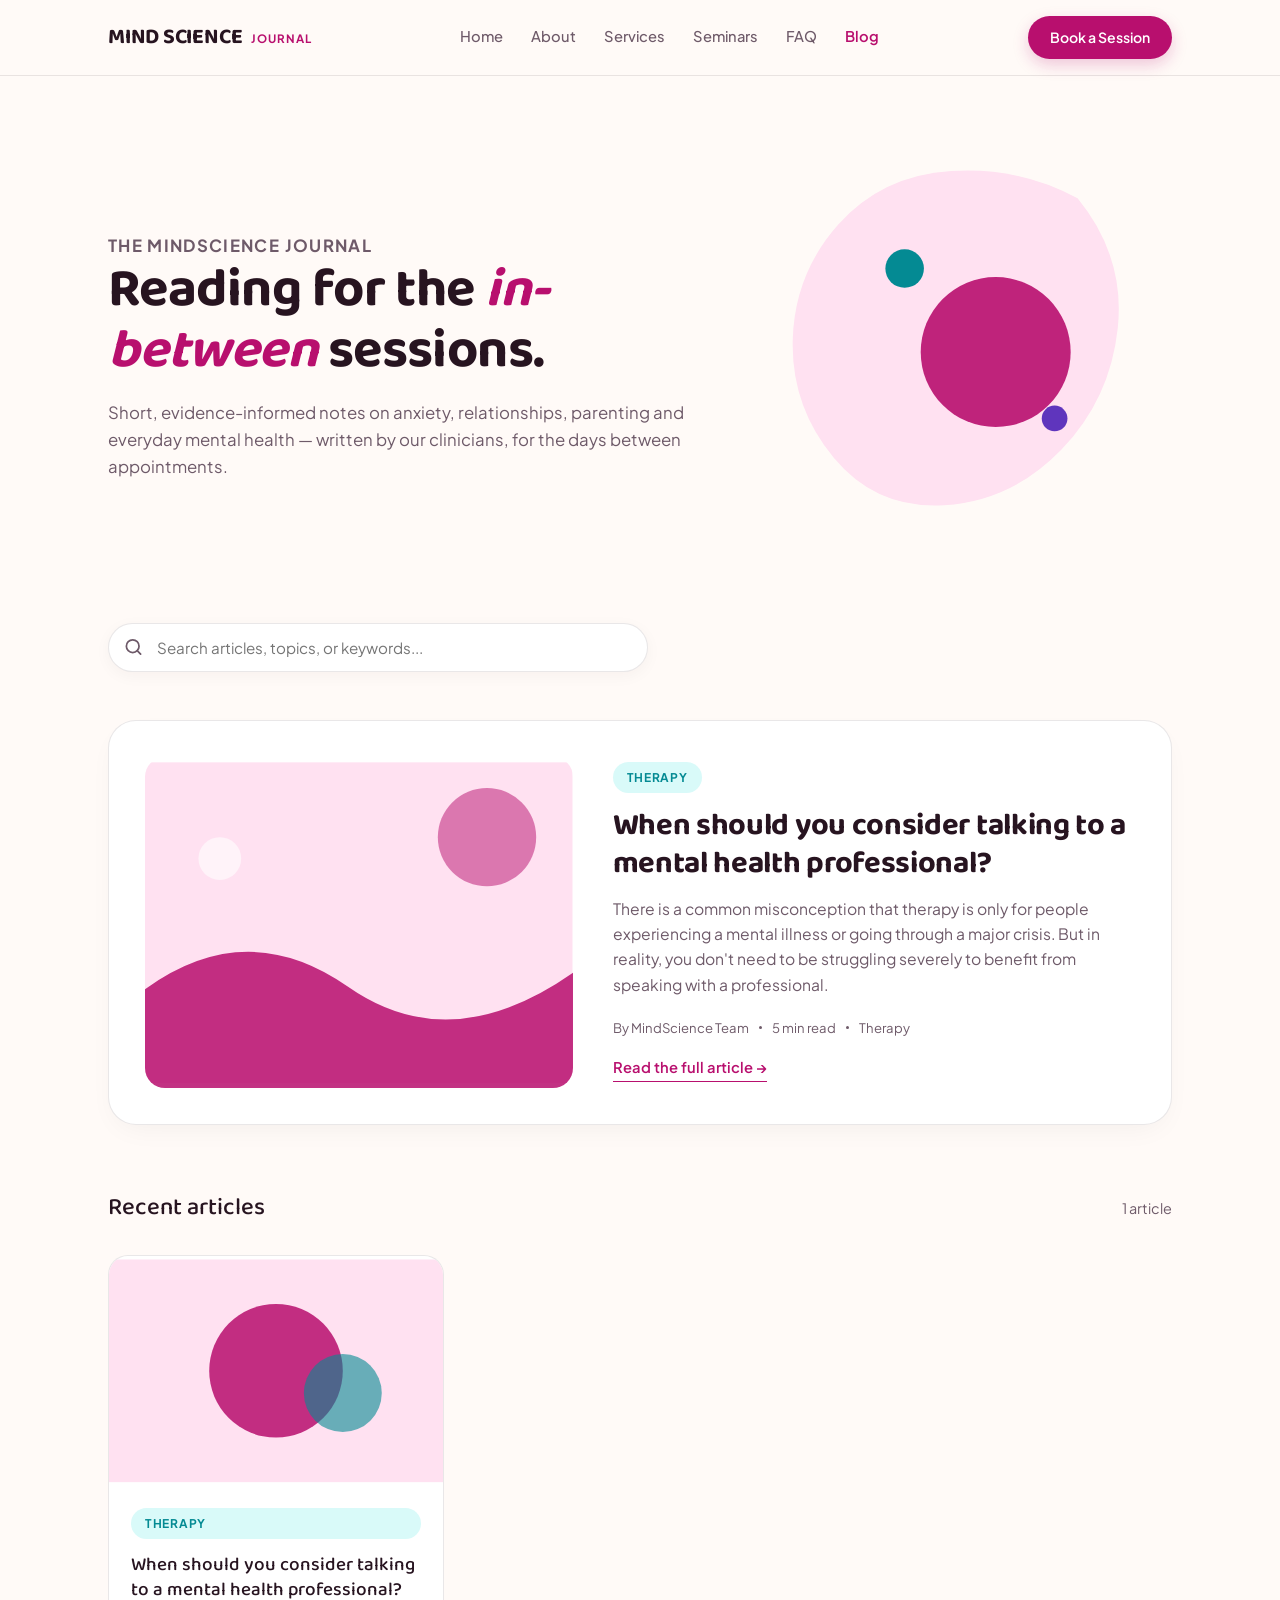
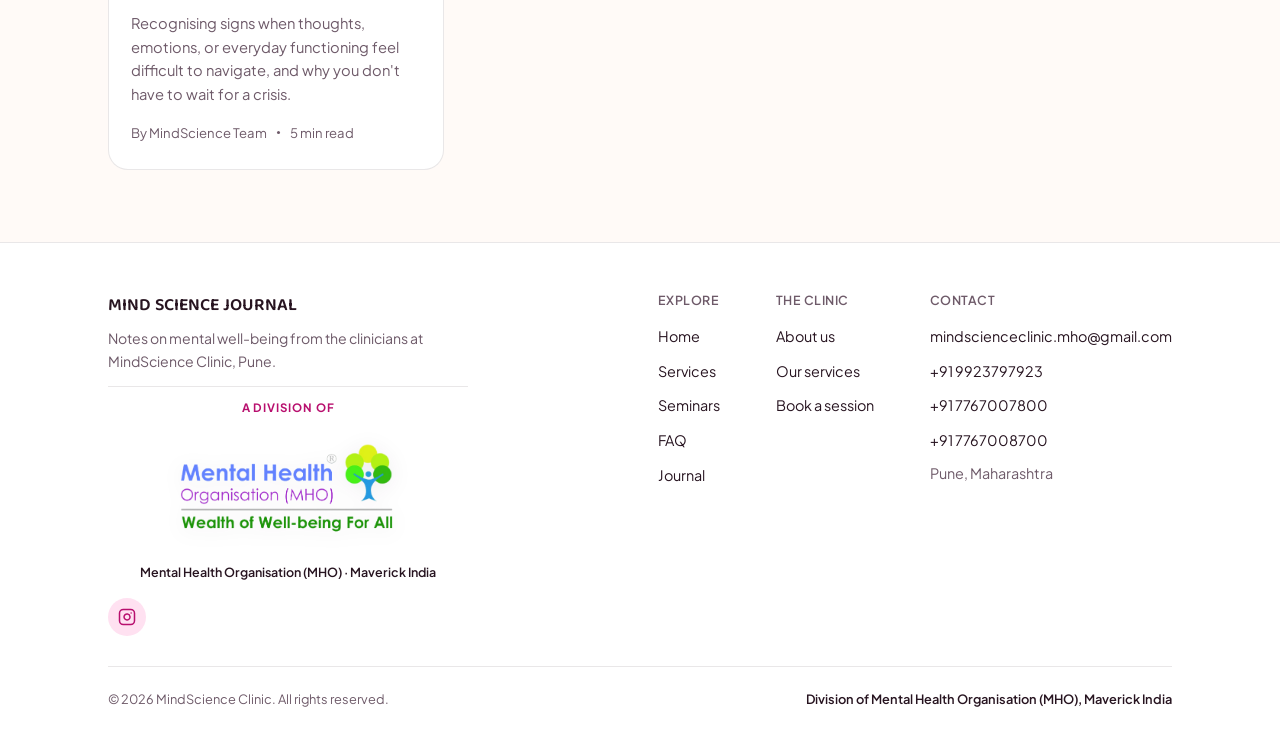
<file: blog.html>
<!DOCTYPE html>
<html lang="en">
<head>
<meta charset="UTF-8">
<meta name="viewport" content="width=device-width, initial-scale=1.0">
<title>The MindScience Journal — Reading for the in-between sessions</title>
<link rel="icon" type="image/png" href="assets/logo.png">
<link rel="preconnect" href="https://fonts.googleapis.com">
<link rel="preconnect" href="https://fonts.gstatic.com" crossorigin>
<link href="https://fonts.googleapis.com/css2?family=Baloo+2:wght@500;600;700;800&family=Plus+Jakarta+Sans:ital,wght@0,400;0,500;0,600;0,700;0,800;1,400;1,500&display=swap" rel="stylesheet">
<style>
  :root{
    --bg: #FFFAF7;
    --paper: #FFFFFF;
    --ink: #271420;
    --muted: #6E5A69;
    --line: rgba(39,20,32,0.10);

    --pink: #B80F6E;
    --pink-tint: #FFE1F1;
    --teal: #048A93;
    --teal-tint: #D9FAF9;
    --purple: #5F35BD;
    --purple-tint: #EEE6FF;
    --orange: #E1751A;
    --orange-tint: #FFECD6;
    --green: #5FA425;
    --green-tint: #EBFADD;

    --radius: 20px;
    --serif: 'Baloo 2', sans-serif;
    --sans: 'Plus Jakarta Sans', -apple-system, BlinkMacSystemFont, 'Segoe UI', sans-serif;
    --font-brand: 'Futura PT Book', 'Futura PT', 'Futura', 'Plus Jakarta Sans', sans-serif;
  }

  *{ box-sizing: border-box; }
  html{ scroll-behavior: smooth; }
  body{
    margin:0;
    background: var(--bg);
    color: var(--ink);
    font-family: var(--sans);
    line-height: 1.6;
    -webkit-font-smoothing: antialiased;
  }
  a{ color: inherit; }
  img{ max-width:100%; display:block; }

  .wrap{ max-width: 1120px; margin: 0 auto; padding: 0 28px; }

  :focus-visible{
    outline: 2.5px solid var(--pink);
    outline-offset: 3px;
    border-radius: 6px;
  }

  /* ---------- Header ---------- */
  header{
    position: sticky; top:0; z-index: 40;
    background: rgba(255,250,247,0.92);
    -webkit-backdrop-filter: blur(10px); backdrop-filter: blur(10px);
    border-bottom: 1px solid var(--line);
  }
  .nav{
    display:flex; align-items:center; justify-content:space-between;
    padding: 16px 28px;
    max-width: 1120px; margin: 0 auto;
    gap: 20px;
  }
  .brand{
    display:flex; align-items:baseline; gap:9px;
    text-decoration:none; color:var(--ink);
    flex-shrink:0;
  }
  .brand .mark{
    font-family: 'Baloo 2', sans-serif; font-weight:700; font-size: 1.35rem; color: var(--ink);
    letter-spacing: -0.01em;
  }
  .brand .sub{
    font-family: var(--font-brand);
    font-size: 0.72rem; color: var(--pink); font-weight:700;
    letter-spacing: 0.08em;
  }
  .nav-links{
    display:flex; align-items:center; gap: 28px;
    font-size: 0.92rem; color: var(--muted);
  }
  .nav-links a{ text-decoration:none; transition: color .15s ease; font-weight: 500; }
  .nav-links a:hover{ color: var(--pink); }
  .nav-cta{
    flex-shrink:0;
    background: var(--pink); color:#fff;
    padding: 10px 22px; border-radius: 100px;
    text-decoration:none; font-size:0.88rem; font-weight:600;
    white-space:nowrap;
    transition: transform .15s ease, box-shadow .15s ease;
    box-shadow: 0 6px 16px rgba(184,15,110,0.22);
  }
  .nav-cta:hover{ transform: translateY(-1px); box-shadow: 0 8px 20px rgba(184,15,110,0.3); }

  @media (max-width: 760px){
    .nav-links{ display:none; }
  }

  /* ---------- Hero ---------- */
  .hero{
    padding: 64px 0 48px;
    display:grid;
    grid-template-columns: 1.15fr 0.85fr;
    gap: 56px;
    align-items:center;
  }
  .kicker{
    font-family: var(--font-brand);
    font-size: 0.85rem; color: var(--pink); font-weight: 700;
    letter-spacing: 0.08em;
    text-transform: uppercase;
    margin: 0 0 14px;
  }
  .hero h1{
    font-family: var(--serif);
    font-weight: 700;
    font-size: clamp(2.4rem, 4.4vw, 3.4rem);
    line-height: 1.12;
    letter-spacing: -0.01em;
    margin: 0 0 18px;
  }
  .hero h1 em{
    font-style: italic;
    color: var(--pink);
  }
  .hero p{
    font-size: 1.05rem;
    color: var(--muted);
    max-width: 48ch;
    margin: 0;
  }
  .blob-art{
    position: relative;
    aspect-ratio: 1/1;
    width: 100%;
  }
  @media (max-width: 860px){
    .hero{ grid-template-columns: 1fr; padding-top: 36px; }
    .blob-art{ max-width: 240px; margin: 0 auto; order:-1; }
  }

  /* ---------- Search Bar ---------- */
  .blog-search-wrap{
    margin-bottom: 48px;
  }
  .search-input-container{
    position: relative;
    max-width: 540px;
  }
  .search-input-container input{
    width: 100%;
    padding: 14px 20px 14px 48px;
    border-radius: 100px;
    border: 1.5px solid var(--line);
    background: var(--paper);
    color: var(--ink);
    font-family: var(--sans);
    font-size: 0.95rem;
    outline: none;
    transition: border-color .2s ease, box-shadow .2s ease;
    box-shadow: 0 4px 16px rgba(39,20,32,0.04);
  }
  .search-input-container input:focus{
    border-color: var(--pink);
    box-shadow: 0 0 0 4px var(--pink-tint);
  }
  .search-icon{
    position: absolute;
    left: 16px;
    top: 50%;
    transform: translateY(-50%);
    color: var(--muted);
    pointer-events: none;
    display: flex;
    align-items: center;
  }
  .search-clear{
    display: none;
    position: absolute;
    right: 14px;
    top: 50%;
    transform: translateY(-50%);
    background: none;
    border: none;
    color: var(--muted);
    cursor: pointer;
    padding: 6px;
    border-radius: 50%;
    display: flex;
    align-items: center;
    justify-content: center;
  }
  .search-clear:hover{
    color: var(--pink);
  }

  /* ---------- Featured ---------- */
  .featured{
    display:grid;
    grid-template-columns: 0.9fr 1.1fr;
    gap: 40px;
    align-items:center;
    background: var(--paper);
    border-radius: 28px;
    padding: 36px;
    margin-bottom: 64px;
    border: 1px solid var(--line);
    box-shadow: 0 10px 30px -10px rgba(39,20,32,0.06);
    transition: transform .2s ease, box-shadow .2s ease;
  }
  .featured:hover {
    transform: translateY(-2px);
    box-shadow: 0 16px 36px -10px rgba(39,20,32,0.1);
  }
  .featured .art{
    aspect-ratio: 4/3.1;
    border-radius: 20px;
    overflow:hidden;
  }
  .tag{
    display:inline-block;
    font-family: var(--font-brand);
    font-size: 0.75rem; font-weight:700;
    padding: 6px 14px; border-radius:100px;
    margin-bottom: 14px;
    text-transform: uppercase;
    letter-spacing: 0.06em;
  }
  .tag.anxiety{ background:var(--pink-tint); color:var(--pink); }
  .tag.relationships{ background:var(--purple-tint); color:var(--purple); }
  .tag.parenting{ background:var(--orange-tint); color:var(--orange); }
  .tag.grief{ background:var(--green-tint); color:var(--green); }
  .tag.workplace{ background:var(--teal-tint); color:var(--teal); }
  .tag.therapy{ background:var(--teal-tint); color:var(--teal); }

  .featured h2{
    font-family: var(--serif);
    font-weight: 700;
    font-size: clamp(1.6rem, 2.4vw, 2.05rem);
    line-height:1.22;
    margin: 0 0 14px;
    letter-spacing: -0.01em;
  }
  .featured h2 a{ text-decoration:none; }
  .featured h2 a:hover{ color: var(--pink); }
  .featured p{ color: var(--muted); margin: 0 0 20px; max-width: 54ch; font-size: 0.98rem; }
  .meta{
    font-size: 0.82rem; color: var(--muted);
    display:flex; align-items:center; gap: 10px;
  }
  .meta .dot{ width:3px; height:3px; border-radius:50%; background: var(--muted); }
  .read-link{
    display:inline-flex; align-items:center; gap:6px;
    text-decoration:none; color: var(--pink); font-weight:600; font-size: 0.92rem;
    margin-top: 18px;
    border-bottom: 1.5px solid var(--pink);
    padding-bottom: 2px;
    width: fit-content;
    transition: gap .15s ease;
  }
  .read-link:hover{ gap: 10px; }

  @media (max-width: 780px){
    .featured{ grid-template-columns: 1fr; padding: 24px; gap: 24px; }
  }

  /* ---------- Section heading ---------- */
  .section-head{
    display:flex; align-items:baseline; justify-content:space-between;
    margin-bottom: 28px;
    gap: 20px;
  }
  .section-head h3{
    font-family: var(--serif);
    font-weight: 500;
    font-size: 1.5rem;
    margin: 0;
  }
  .section-head span{ color: var(--muted); font-size: 0.9rem; }

  /* ---------- Grid ---------- */
  .grid{
    display:grid;
    grid-template-columns: repeat(3, 1fr);
    gap: 28px;
    margin-bottom: 72px;
  }
  @media (max-width: 900px){ .grid{ grid-template-columns: repeat(2,1fr); } }
  @media (max-width: 620px){ .grid{ grid-template-columns: 1fr; } }

  .card{
    background: var(--paper);
    border: 1px solid var(--line);
    border-radius: var(--radius);
    overflow:hidden;
    text-decoration:none;
    color: var(--ink);
    display:flex; flex-direction:column;
    transition: transform .18s ease, box-shadow .18s ease;
  }
  .card:hover{
    transform: translateY(-4px);
    box-shadow: 0 18px 34px rgba(39,20,32,0.10);
  }
  .card .art{ aspect-ratio: 16/11; }
  .card .body{ padding: 22px 22px 26px; flex:1; display:flex; flex-direction:column; }
  .card h4{
    font-family: var(--serif);
    font-weight: 500;
    font-size: 1.18rem;
    line-height:1.3;
    margin: 0 0 10px;
  }
  .card .excerpt{
    color: var(--muted); font-size: 0.92rem; margin: 0 0 16px;
    flex:1;
  }

  /* ---------- Blob art (decorative, category-colored) ---------- */
  .art{ position:relative; background-size: cover; }
  .art svg{ width:100%; height:100%; display:block; }

  /* ---------- Footer ---------- */
  footer{
    border-top: 1px solid var(--line);
    padding: 48px 0 34px;
    background: #fff;
  }
  .footer-grid{
    display:flex; justify-content:space-between; flex-wrap:wrap; gap: 32px;
    margin-bottom: 30px;
  }
  .footer-brand .mark{ font-family: 'Futura PT Book', 'Futura PT', 'Futura', var(--serif); font-weight:600; font-size:1.1rem; }
  .footer-brand p{ color: var(--muted); font-size:0.88rem; max-width: 36ch; margin: 8px 0 0; }
  .footer-links{ display:flex; gap: 56px; flex-wrap:wrap; }
  .footer-links h5{ font-size: 0.78rem; color: var(--muted); margin: 0 0 12px; font-weight:600; text-transform:uppercase; letter-spacing:0.04em; }
  .footer-links ul{ list-style:none; padding:0; margin:0; display:flex; flex-direction:column; gap:9px; }
  .footer-links a{ text-decoration:none; color: var(--ink); font-size: 0.9rem; transition: color .15s ease; }
  .footer-links a:hover{ color: var(--pink); }
  .footer-bottom{
    border-top: 1px solid var(--line);
    padding-top: 22px;
    display:flex; justify-content:space-between; flex-wrap:wrap; gap:10px;
    font-size: 0.8rem; color: var(--muted);
  }

  @media (prefers-reduced-motion: reduce){
    *{ transition: none !important; scroll-behavior: auto !important; }
  }

  .hidden-card{ display:none !important; }

  @media (max-width: 640px) {
    .nav { padding: 14px 18px; }
    .wrap { padding: 0 18px; }
    .hero { padding: 32px 0 28px; }
    .hero h1 { font-size: 2.2rem; }
    .hero p { font-size: 1.05rem; }
    .featured { padding: 22px 18px; border-radius: 20px; margin-bottom: 40px; }
    .featured h2 { font-size: 1.4rem; }
    .card .body { padding: 18px 18px 22px; }
    .card h4 { font-size: 1.1rem; }
    .footer-grid { flex-direction: column; gap: 28px; }
    .footer-links { gap: 32px; }
    .footer-bottom { flex-direction: column; text-align: center; gap: 8px; }
  }

  @media (max-width: 480px) {
    .nav-cta { padding: 8px 16px; font-size: 0.82rem; }
    .brand .mark { font-size: 1.2rem; }
    .search-input-container input { font-size: 16px; padding: 12px 16px 12px 42px; }
  }

</style>
</head>
<body>

<header>
  <div class="nav">
    <a class="brand" href="index.html">
      <span class="mark">MIND SCIENCE</span>
      <span class="sub">JOURNAL</span>
    </a>
    <nav class="nav-links">
      <a href="index.html#home">Home</a>
      <a href="index.html#about">About</a>
      <a href="index.html#services">Services</a>
      <a href="index.html#announcements">Seminars</a>
      <a href="index.html#faq">FAQ</a>
      <a href="blog.html" style="color: var(--pink); font-weight: 600;">Blog</a>
    </nav>
    <a class="nav-cta" href="index.html#book">Book a Session</a>
  </div>
</header>

<main class="wrap">

  <!-- Hero -->
  <section class="hero">
    <div>
      <p class="kicker">The MindScience Journal</p>
      <h1>Reading for the <em>in-between</em> sessions.</h1>
      <p>Short, evidence-informed notes on anxiety, relationships, parenting and everyday mental health — written by our clinicians, for the days between appointments.</p>
    </div>
    <div class="blob-art" aria-hidden="true">
      <svg viewBox="0 0 400 400" xmlns="http://www.w3.org/2000/svg">
        <path fill="#FFE1F1" d="M311.5,54.5Q356,109,349,175.5Q342,242,296,289.5Q250,337,187,341Q124,345,84,297Q44,249,45.5,187Q47,125,88,79Q129,33,193.5,29Q258,25,311.5,54.5Z"/>
        <path fill="#B80F6E" opacity="0.9" d="M235 128a70 70 0 1 1-70 70 70 70 0 0 1 70-70Z"/>
        <circle cx="150" cy="120" r="18" fill="#048A93"/>
        <circle cx="290" cy="260" r="12" fill="#5F35BD"/>
      </svg>
    </div>
  </section>

    <!-- Search Bar -->
  <div class="blog-search-wrap">
    <div class="search-input-container">
      <span class="search-icon" aria-hidden="true">
        <svg width="19" height="19" viewBox="0 0 24 24" fill="none" stroke="currentColor" stroke-width="2.2" stroke-linecap="round" stroke-linejoin="round">
          <circle cx="11" cy="11" r="8"></circle>
          <line x1="21" y1="21" x2="16.65" y2="16.65"></line>
        </svg>
      </span>
      <input type="search" id="blogSearchInput" placeholder="Search articles, topics, or keywords..." aria-label="Search articles" autocomplete="off">
      <button type="button" id="clearSearchBtn" class="search-clear" aria-label="Clear search" style="display: none;">
        <svg width="15" height="15" viewBox="0 0 24 24" fill="none" stroke="currentColor" stroke-width="2.2" stroke-linecap="round" stroke-linejoin="round">
          <line x1="18" y1="6" x2="6" y2="18"></line>
          <line x1="6" y1="6" x2="18" y2="18"></line>
        </svg>
      </button>
    </div>
    <p id="noResultsMsg" style="display: none; color: var(--muted); font-size: 0.95rem; margin-top: 22px;">No articles found matching your search. Try different keywords.</p>
  </div>

  <!-- Featured -->
  <section class="featured" id="featured">
    <div class="art" aria-hidden="true">
      <svg viewBox="0 0 400 300" xmlns="http://www.w3.org/2000/svg">
        <rect width="400" height="300" fill="#FFE1F1"/>
        <path fill="#B80F6E" opacity="0.85" d="M-10 220 Q 90 140 190 210 T 410 190 L410 310 L-10 310 Z"/>
        <circle cx="320" cy="70" r="46" fill="#B80F6E" opacity="0.5"/>
        <circle cx="70" cy="90" r="20" fill="#ffffff" opacity="0.6"/>
      </svg>
    </div>
    <div>
      <span class="tag therapy">Therapy</span>
      <h2><a href="blog-when-to-seek-help.html">When should you consider talking to a mental health professional?</a></h2>
      <p>There is a common misconception that therapy is only for people experiencing a mental illness or going through a major crisis. But in reality, you don't need to be struggling severely to benefit from speaking with a professional.</p>
      <div class="meta"><span>By MindScience Team</span><span class="dot"></span><span>5 min read</span><span class="dot"></span><span>Therapy</span></div>
      <a class="read-link" href="blog-when-to-seek-help.html">Read the full article →</a>
    </div>
  </section>

  <!-- Articles grid -->
  <section id="articles">
    <div class="section-head">
      <h3>Recent articles</h3>
      <span>1 article</span>
    </div>

    <div class="grid" id="article-grid">
      <a class="card" href="blog-when-to-seek-help.html" data-category="therapy">
        <div class="art" aria-hidden="true">
          <svg viewBox="0 0 300 200" xmlns="http://www.w3.org/2000/svg">
            <rect width="300" height="200" fill="#FFE1F1"/>
            <circle cx="150" cy="100" r="60" fill="#B80F6E" opacity="0.85"/>
            <circle cx="210" cy="120" r="35" fill="#048A93" opacity="0.6"/>
          </svg>
        </div>
        <div class="body">
          <span class="tag therapy">Therapy</span>
          <h4>When should you consider talking to a mental health professional?</h4>
          <p class="excerpt">Recognising signs when thoughts, emotions, or everyday functioning feel difficult to navigate, and why you don't have to wait for a crisis.</p>
          <div class="meta"><span>By MindScience Team</span><span class="dot"></span><span>5 min read</span></div>
        </div>
      </a>
    </div>
  </section>

</main>

<footer>
  <div class="wrap">
    <div class="footer-grid">
      <div class="footer-brand">
        <div class="mark">MIND SCIENCE JOURNAL</div>
        <p>Notes on mental well-being from the clinicians at MindScience Clinic, Pune.</p>
        <div class="footer-division" style="margin-top: 14px; padding-top: 12px; border-top: 1px solid var(--line); display: flex; flex-direction: column; align-items: center; text-align: center; gap: 6px;">
          <span style="font-size: 11.5px; font-weight: 700; color: var(--pink); text-transform: uppercase; letter-spacing: 0.08em; display: block; text-align: center;">A Division of</span>
          <img src="assets/mho-logo.png?v=1789000300" alt="Mental Health Organisation (MHO)" style="display: block; margin: 0 auto; width: 280px; max-width: 100%; height: auto; filter: drop-shadow(0 3px 10px rgba(39,20,32,0.08));" width="280" height="130">
          <p style="font-size: 12.5px; color: var(--ink); font-weight: 600; margin: 2px 0 0; text-align: center;">Mental Health Organisation (MHO) · Maverick India</p>
        </div>
        <div class="footer-social" style="display: flex; gap: 10px; margin-top: 16px;">
          <a href="https://www.instagram.com/mindscience_mentalhealth/" target="_blank" rel="noopener noreferrer" aria-label="Follow Mind Science on Instagram" style="width: 38px; height: 38px; border-radius: 50%; display: inline-flex; align-items: center; justify-content: center; background: var(--pink-tint); color: var(--pink); text-decoration: none; transition: transform .2s ease;">
            <svg width="18" height="18" viewBox="0 0 24 24" fill="none" stroke="currentColor" stroke-width="2" stroke-linecap="round" stroke-linejoin="round">
              <rect x="2" y="2" width="20" height="20" rx="5" ry="5"></rect>
              <path d="M16 11.37A4 4 0 1 1 12.63 8 4 4 0 0 1 16 11.37z"></path>
              <line x1="17.5" y1="6.5" x2="17.51" y2="6.5"></line>
            </svg>
          </a>
        </div>
      </div>
      <div class="footer-links">
        <div>
          <h5>Explore</h5>
          <ul>
            <li><a href="index.html#home">Home</a></li>
            <li><a href="index.html#services">Services</a></li>
            <li><a href="index.html#announcements">Seminars</a></li>
            <li><a href="index.html#faq">FAQ</a></li>
            <li><a href="blog.html">Journal</a></li>
          </ul>
        </div>
        <div>
          <h5>The Clinic</h5>
          <ul>
            <li><a href="index.html#about">About us</a></li>
            <li><a href="index.html#services">Our services</a></li>
            <li><a href="index.html#book">Book a session</a></li>
          </ul>
        </div>
        <div>
          <h5>Contact</h5>
          <ul>
            <li><a href="mailto:mindscienceclinic.mho@gmail.com">mindscienceclinic.mho@gmail.com</a></li>
            <li><a href="tel:+919923797923">+91 9923797923</a></li>
            <li><a href="tel:+917767007800">+91 7767007800</a></li>
            <li><a href="tel:+917767008700">+91 7767008700</a></li>
            <li style="color: var(--muted); font-size: 0.9rem;">Pune, Maharashtra</li>
          </ul>
        </div>
      </div>
    </div>
    <div class="footer-bottom">
      <span>© 2026 MindScience Clinic. All rights reserved.</span>
      <span style="font-weight: 600; color: var(--ink);">Division of Mental Health Organisation (MHO), Maverick India</span>
    </div>
  </div>
</footer>

<script>
  // Real-time Blog Search
  const searchInput = document.getElementById('blogSearchInput');
  const clearBtn = document.getElementById('clearSearchBtn');
  const noResultsMsg = document.getElementById('noResultsMsg');
  const featuredSection = document.getElementById('featured');
  const recentHeading = document.getElementById('articles');
  const articleCards = document.querySelectorAll('#article-grid .card');

  function performSearch() {
    const query = searchInput.value.trim().toLowerCase();
    clearBtn.style.display = query.length > 0 ? 'flex' : 'none';

    let matchCount = 0;

    // Check featured article
    if (featuredSection) {
      const featText = featuredSection.textContent.toLowerCase();
      const featMatch = query === '' || featText.includes(query);
      featuredSection.style.display = featMatch ? '' : 'none';
      if (featMatch && query !== '') matchCount++;
    }

    // Check grid cards
    articleCards.forEach(card => {
      const text = card.textContent.toLowerCase();
      const match = query === '' || text.includes(query);
      card.classList.toggle('hidden-card', !match);
      if (match && query !== '') matchCount++;
    });

    if (query === '') {
      noResultsMsg.style.display = 'none';
      if (recentHeading) recentHeading.style.display = '';
    } else {
      const totalVisible = matchCount;
      noResultsMsg.style.display = totalVisible === 0 ? 'block' : 'none';
    }
  }

  if (searchInput) {
    searchInput.addEventListener('input', performSearch);
  }

  if (clearBtn) {
    clearBtn.addEventListener('click', () => {
      searchInput.value = '';
      performSearch();
      searchInput.focus();
    });
  }
</script>

</body>
</html>
</file>
<file: css/variables.css>
:root {
  --font-brand-futura: 'Futura PT Book', 'Futura PT', 'Futura', 'Plus Jakarta Sans', sans-serif;
  --bg: #FFFBF2;
  --bg-soft: #FFF2E2;
  --bg-cool: #EAFBFA;
  --panel: #FFFFFF;
  --ink: #241B35;
  --ink-soft: #6B6280;
  --ink-faint: #948DA6;
  --magenta: #E8158C;
  --magenta-deep: #B80F6E;
  --magenta-light: #FFE1F1;
  --orange: #FF9635;
  --orange-deep: #E1751A;
  --orange-light: #FFECD6;
  --teal: #00BEC2;
  --teal-deep: #048A93;
  --teal-light: #D9FAF9;
  --purple: #7B4FE0;
  --purple-deep: #5F35BD;
  --purple-light: #EEE6FF;
  --lime: #8ED13F;
  --lime-deep: #5FA425;
  --lime-light: #EBFADD;
  --line: rgba(36, 27, 53, 0.10);
  --shadow-sm: 0 10px 26px -14px rgba(232, 21, 140, 0.22);
  --shadow: 0 26px 54px -24px rgba(232, 21, 140, 0.30);
  --shadow-lg: 0 36px 70px -28px rgba(123, 79, 224, 0.30);
  --radius-lg: 32px;
  --radius-md: 22px;
  --radius-sm: 14px;
  --radius-pill: 999px;
  --brand-gradient: linear-gradient(92deg, var(--magenta) 0%, var(--orange) 100%);
  --brand-gradient-soft: linear-gradient(92deg, var(--magenta-light) 0%, var(--orange-light) 100%);
  --ribbon-gradient: linear-gradient(90deg, var(--purple) 0%, var(--magenta) 32%, var(--orange) 62%, var(--teal) 100%);
}
</file>
<file: css/base.css>
*, *::before, *::after { box-sizing: border-box; margin: 0; padding: 0; }
html { scroll-behavior: smooth; }
body {
  background: var(--bg); color: var(--ink);
  font-family: 'Plus Jakarta Sans', sans-serif; font-weight: 400; line-height: 1.65; overflow-x: hidden;
}
h1, h2, h3, .display { font-family: 'Baloo 2', sans-serif; font-weight: 700; letter-spacing: -0.01em; color: var(--ink); }
a { color: inherit; text-decoration: none; }
img { max-width: 100%; display: block; }
section { position: relative; scroll-margin-top: 96px; }
.wrap { max-width: 1200px; margin: 0 auto; padding: 0 32px; }
:focus-visible { outline: 3px solid var(--purple); outline-offset: 3px; border-radius: 6px; }
.eyebrow {
  font-family: var(--font-brand-futura);
  font-size: 13px; letter-spacing: 0.12em; text-transform: uppercase; color: var(--magenta-deep);
  font-weight: 700; margin-bottom: 28px; display: inline-flex; align-items: center; gap: 9px;
  background: var(--magenta-light); padding: 8px 16px 8px 12px; border-radius: var(--radius-pill);
}
.eyebrow .dot { width: 8px; height: 8px; border-radius: 50%; background: var(--brand-gradient); display: inline-block; flex: none; }
.ribbon-rule { width: 86px; height: 6px; border-radius: 99px; background: var(--ribbon-gradient); background-size: 220% 100%; margin: 0 0 22px; animation: flow 7s linear infinite; }
.section-head { max-width: 620px; margin-bottom: 36px; }
.section-head h2 { font-size: clamp(30px, 3.4vw, 44px); margin-bottom: 14px; }
.section-head p { color: var(--ink-soft); font-size: 16.5px; }
.section-head.center { margin-left: auto; margin-right: auto; text-align: center; display: flex; flex-direction: column; align-items: center; }
.wave { display: block; width: 100%; height: auto; }
.reveal { opacity: 0; transform: translateY(24px); transition: opacity .7s ease, transform .7s ease; }
.reveal.in { opacity: 1; transform: translateY(0); }
@keyframes flow { 0% { background-position: 0% 0; } 100% { background-position: 220% 0; } }
@keyframes fadeUpIn { from { opacity: 0; transform: translateY(22px); } to { opacity: 1; transform: translateY(0); } }
@keyframes floatY { 0%, 100% { transform: translateY(0); } 50% { transform: translateY(-14px); } }
@keyframes floatBlob { 0%, 100% { transform: translate(0, 0) scale(1); } 50% { transform: translate(10px, -14px) scale(1.06); } }
@keyframes fadeUp { from { opacity: 0; transform: translateY(14px); } to { opacity: 1; transform: translateY(0); } }
@keyframes shake { 0%, 100% { transform: translateX(0); } 25% { transform: translateX(-5px); } 75% { transform: translateX(5px); } }
a, button, .faq-q, .filter-chip, .seg-btn {
  transition: color 0.2s ease, background 0.2s ease, transform 0.2s ease, box-shadow 0.2s ease, border-color 0.2s ease, opacity 0.2s ease;
}
.blog-card, .event-card, .service-card, .team-card {
  transition: transform 0.25s ease, box-shadow 0.25s ease;
}
a:active, button:active, .faq-q:active, .filter-chip:active, .seg-btn:active {
  transform: scale(0.97);
}
</file>
<file: css/components.css>
.cta-row { display: flex; align-items: center; gap: 16px; flex-wrap: wrap; }
.btn {
  display: inline-flex; align-items: center; justify-content: center; gap: 10px; line-height: 1; padding: 18px 34px;
  border-radius: var(--radius-pill); font-weight: 700; font-size: 16px; white-space: nowrap; cursor: pointer; border: none;
  font-family: 'Plus Jakarta Sans', sans-serif; transition: transform .2s ease, box-shadow .2s ease, background .2s ease, color .2s ease;
}
.btn:active { transform: scale(0.96); }
.btn svg { transition: transform .2s ease; }
.btn:hover svg { transform: translateX(3px); }
.btn-sm { padding: 12px 22px; font-size: 14px; }
.btn-primary { background: var(--brand-gradient); color: #fff; box-shadow: 0 16px 32px -12px rgba(232, 21, 140, 0.5); }
.btn-primary:hover { transform: translateY(-3px) scale(1.02); box-shadow: 0 22px 38px -12px rgba(232, 21, 140, 0.6); }
.btn-secondary { background: var(--panel); color: var(--teal-deep); border: 2px solid var(--teal); }
.btn-secondary:hover { background: var(--teal-light); transform: translateY(-3px) scale(1.02); box-shadow: 0 16px 30px -16px rgba(0, 190, 194, 0.5); }
.btn-ghost { background: transparent; color: var(--ink); border: 2px solid var(--line); }
.btn-ghost:hover { border-color: var(--purple); color: var(--purple-deep); background: var(--purple-light); transform: translateY(-3px) scale(1.02); }

.topbar { position: relative; width: 100%; background: linear-gradient(90deg, var(--magenta) 0%, var(--orange) 55%, var(--lime) 100%); color: #fff; overflow: hidden; max-height: 200px; transition: max-height .35s ease, padding .35s ease, opacity .35s ease; }
.topbar.dismissed { max-height: 0; opacity: 0; pointer-events: none; }
.topbar-inner { max-width: 1200px; margin: 0 auto; padding: 12px 44px 12px 20px; display: flex; align-items: center; justify-content: center; gap: 10px; flex-wrap: wrap; position: relative; text-align: center; }
.topbar-icon { flex: none; width: 26px; height: 26px; border-radius: 50%; display: inline-flex; align-items: center; justify-content: center; background: rgba(255, 255, 255, 0.22); }
.topbar-text { font-size: 14px; font-weight: 600; display: inline-flex; align-items: center; gap: 8px; flex-wrap: wrap; margin: 0; }
.topbar-text strong { font-weight: 800; }
.topbar-cta { flex: none; background: #fff; color: var(--magenta-deep); font-weight: 700; font-size: 13.5px; padding: 9px 18px; border-radius: var(--radius-pill); white-space: nowrap; transition: transform .2s ease, box-shadow .2s ease; }
.topbar-cta:hover { transform: translateY(-2px); box-shadow: 0 10px 20px -10px rgba(0,0,0,0.35); }
.topbar-close { position: absolute; right: 14px; top: 50%; transform: translateY(-50%); width: 26px; height: 26px; border-radius: 50%; border: none; cursor: pointer; background: rgba(255, 255, 255, 0.18); color: #fff; display: flex; align-items: center; justify-content: center; transition: background .2s ease; }
.topbar-close:hover { background: rgba(255, 255, 255, 0.32); }

.form-card { background: var(--panel); border-radius: var(--radius-lg); padding: 42px; box-shadow: var(--shadow-lg); position: relative; border: 1.5px solid var(--line); }
.form-row { display: grid; grid-template-columns: 1fr 1fr; gap: 18px; margin-bottom: 18px; }
.time-12h-group { display: grid; grid-template-columns: 1fr 1fr 0.8fr; gap: 8px; }
.field { display: flex; flex-direction: column; gap: 8px; }
.field.full { grid-column: 1 / -1; }
.field label { font-size: 13px; font-weight: 700; color: var(--ink); }
.field input, .field select, .field textarea { border: 1.8px solid var(--line); background: var(--bg); border-radius: var(--radius-sm); padding: 13px 16px; font-family: 'Plus Jakarta Sans', sans-serif; font-size: 14.5px; color: var(--ink); outline: none; transition: border-color .2s ease, background .2s ease, box-shadow .2s ease; }
.field input:focus, .field select:focus, .field textarea:focus { border-color: var(--magenta); background: #fff; box-shadow: 0 0 0 4px var(--magenta-light); }
.field.invalid input, .field.invalid select { border-color: var(--orange-deep); animation: shake .4s ease; }
.field textarea { resize: vertical; min-height: 90px; }
.submit-btn { width: 100%; margin-top: 6px; justify-content: center; }
.form-note { font-size: 12.5px; color: var(--ink-faint); margin-top: 14px; text-align: center; }
.success-msg { display: none; text-align: center; padding: 40px 20px; }
.success-msg .check { width: 66px; height: 66px; border-radius: 50%; background: var(--lime-light); display: flex; align-items: center; justify-content: center; margin: 0 auto 20px; }
.success-msg h3 { margin-bottom: 8px; }
.success-msg p { color: var(--ink-soft); font-size: 14.5px; }

.progress-track { position: fixed; top: 0; left: 0; width: 100%; height: 3px; z-index: 200; background: transparent; }
.progress-bar { height: 100%; width: 100%; background: var(--ribbon-gradient); background-size: 220% 100%; transform: scaleX(0); transform-origin: left; will-change: transform; }

.to-top { position: fixed; right: 24px; bottom: 24px; width: 50px; height: 50px; border-radius: 50%; background: var(--brand-gradient); color: #fff; display: flex; align-items: center; justify-content: center; box-shadow: 0 14px 30px -10px rgba(232, 21, 140, 0.55); border: none; cursor: pointer; z-index: 90; opacity: 0; pointer-events: none; transform: translateY(12px); transition: opacity .3s ease, transform .3s ease; }
.to-top.show { opacity: 1; pointer-events: auto; transform: translateY(0); }
.to-top:hover { transform: translateY(-4px); }
</file>
<file: css/layout.css>
header { position: sticky; top: 14px; z-index: 100; padding: 0 20px; }
nav { max-width: 1200px; margin: 0 auto; padding: 8px 20px; display: flex; align-items: center; justify-content: center; background: rgba(255, 251, 242, 0.9); -webkit-backdrop-filter: blur(14px); backdrop-filter: blur(14px); border: 1.5px solid var(--line); border-radius: var(--radius-lg); box-shadow: 0 16px 40px -22px rgba(36, 27, 53, 0.30); transition: padding .3s ease, box-shadow .3s ease, background .3s ease; }
header.scrolled nav { padding-top: 5px; padding-bottom: 5px; box-shadow: 0 18px 40px -16px rgba(232, 21, 140, 0.30); background: rgba(255, 255, 255, 0.95); }
.nav-links { display: flex; align-items: center; gap: 6px; }
.nav-link { font-size: 14.5px; font-weight: 600; color: var(--ink-soft); position: relative; padding: 10px 16px; cursor: pointer; border-radius: var(--radius-pill); transition: all .2s ease; }
.nav-link:hover, .nav-link.active { color: var(--magenta-deep); background: var(--magenta-light); }
.nav-cta { display: inline-flex; align-items: center; justify-content: center; gap: 8px; line-height: 1; background: var(--brand-gradient); color: #fff !important; padding: 14px 26px; border-radius: var(--radius-pill); font-weight: 700; font-size: 14.5px; white-space: nowrap; letter-spacing: 0.01em; margin-left: 10px; box-shadow: 0 12px 26px -10px rgba(232, 21, 140, 0.5); transition: transform .2s ease, box-shadow .2s ease, padding .3s ease; }
.nav-cta:hover { transform: translateY(-2px) scale(1.02); box-shadow: 0 18px 32px -10px rgba(232, 21, 140, 0.6); }
.nav-cta:active { transform: scale(0.96); }
header.scrolled .nav-cta { padding: 11px 22px; }

.nav-toggle { display: none; flex-direction: column; gap: 5px; cursor: pointer; background: var(--bg-soft); border: none; padding: 11px; border-radius: 50%; }
.nav-toggle span { width: 20px; height: 2.5px; background: var(--ink); border-radius: 2px; transition: transform .3s ease, opacity .3s ease; }
.nav-toggle.open span:nth-child(1) { transform: translateY(7px) rotate(45deg); }
.nav-toggle.open span:nth-child(2) { opacity: 0; }
.nav-toggle.open span:nth-child(3) { transform: translateY(-7px) rotate(-45deg); }

.nav-item { position: relative; }
.nav-link.has-dropdown { display: inline-flex; align-items: center; gap: 6px; }
.nav-link.has-dropdown .chev { transition: transform .25s ease; flex: none; }
.nav-item.open .nav-link.has-dropdown .chev, .nav-item:hover .nav-link.has-dropdown .chev { transform: rotate(180deg); }
.nav-dropdown { position: absolute; top: calc(100% + 10px); left: 50%; transform: translate(-50%, 8px); min-width: 190px; background: var(--panel); border: 1.5px solid var(--line); border-radius: 18px; box-shadow: var(--shadow); padding: 8px; display: flex; flex-direction: column; gap: 2px; opacity: 0; visibility: hidden; pointer-events: none; transition: opacity .2s ease, transform .2s ease, visibility .2s ease; z-index: 50; }
.nav-dropdown::before { content: ''; position: absolute; top: -15px; left: 0; width: 100%; height: 15px; }
.nav-item:hover .nav-dropdown, .nav-item.open .nav-dropdown { opacity: 1; visibility: visible; pointer-events: auto; transform: translate(-50%, 0); }
.nav-dropdown a { display: flex; align-items: center; gap: 10px; padding: 11px 14px; border-radius: 12px; font-size: 14px; font-weight: 600; color: var(--ink-soft); transition: background .18s ease, color .18s ease; }
.nav-dropdown a:hover, .nav-dropdown a:focus-visible { background: var(--magenta-light); color: var(--magenta-deep); }
.nav-dropdown a svg { flex: none; color: var(--magenta-deep); }

.nav-banner { width: 100%; padding: 0 20px; margin-top: 18px; }
.nav-banner-inner { max-width: 1200px; margin: 0 auto; height: 220px; background: var(--bg-soft); overflow: hidden; border-radius: var(--radius-lg); }
.nav-banner img { display: block; width: 100%; height: 100%; object-fit: cover; object-position: center top; animation: fadeUpIn .8s cubic-bezier(.2,.7,.2,1) both; }

.hero { padding: 10px 0 60px; overflow: hidden; }
.hero-grid { display: grid; grid-template-columns: 1fr 420px; gap: 56px; align-items: start; text-align: left; }
.hero-copy { max-width: 680px; justify-self: start; display: flex; flex-direction: column; }
.hero-title-wrap { display: flex; align-items: center; gap: 24px; margin-bottom: 22px; margin-left: -12px; }
.hero-title-wrap h1 { margin: 0; }
.hero-media { width: 100%; max-width: 420px; margin: 80px 0 0 auto; display: flex; flex-direction: column; gap: 24px; }
.hero-logo-img { display: block; height: 185px; width: auto; object-fit: contain; margin: 0; transform-origin: left top; }
.hero-video-frame {
  width: 100%;
  aspect-ratio: 16/9;
  border-radius: var(--radius-lg);
  overflow: hidden;
  box-shadow: var(--shadow-lg);
  background: #181226;
  border: 1.5px solid var(--line);
  position: relative;
  cursor: pointer;
  display: flex;
  align-items: center;
  justify-content: center;
  transition: transform .3s ease, box-shadow .3s ease, border-color .3s ease;
  user-select: none;
}
.hero-video-frame:hover,
.hero-video-frame:focus-visible {
  transform: translateY(-4px);
  box-shadow: 0 24px 48px -14px rgba(232, 21, 140, 0.42);
  border-color: rgba(232, 21, 140, 0.4);
}
.hero-video-thumb {
  position: absolute;
  inset: 0;
  width: 100%;
  height: 100%;
  overflow: hidden;
  background: #181226;
}
.hero-video-thumb video {
  width: 100%;
  height: 100%;
  object-fit: cover;
  opacity: 0.8;
  pointer-events: none;
}
.hero-video-overlay {
  position: absolute;
  inset: 0;
  background: linear-gradient(180deg, rgba(24, 18, 38, 0.25) 0%, rgba(24, 18, 38, 0.82) 100%);
  display: flex;
  flex-direction: column;
  align-items: center;
  justify-content: center;
  padding: 16px 20px;
  text-align: center;
  gap: 10px;
  z-index: 2;
  transition: background .3s ease;
}
.hero-video-frame:hover .hero-video-overlay {
  background: linear-gradient(180deg, rgba(24, 18, 38, 0.15) 0%, rgba(24, 18, 38, 0.72) 100%);
}
.hero-video-pill {
  font-size: 11px;
  font-weight: 700;
  text-transform: uppercase;
  letter-spacing: 0.07em;
  color: #fff;
  background: rgba(255, 255, 255, 0.18);
  backdrop-filter: blur(8px);
  -webkit-backdrop-filter: blur(8px);
  padding: 4px 12px;
  border-radius: var(--radius-pill);
  border: 1px solid rgba(255, 255, 255, 0.25);
  box-shadow: 0 4px 12px rgba(0,0,0,0.2);
}
.video-play-btn {
  width: 58px;
  height: 58px;
  border-radius: 50%;
  background: var(--brand-gradient);
  display: flex;
  align-items: center;
  justify-content: center;
  color: #fff;
  box-shadow: 0 12px 28px -4px rgba(232, 21, 140, 0.65);
  transition: transform .35s cubic-bezier(.34, 1.5, .64, 1), box-shadow .35s ease;
}
.video-play-btn svg {
  margin-left: 3px;
  filter: drop-shadow(0 2px 4px rgba(0,0,0,0.2));
}
.hero-video-frame:hover .video-play-btn,
.hero-video-frame:focus-visible .video-play-btn {
  transform: scale(1.14);
  box-shadow: 0 16px 36px -2px rgba(232, 21, 140, 0.85);
}
.hero-video-title {
  color: #fff;
  font-family: 'Baloo 2', sans-serif;
  font-weight: 600;
  font-size: 15px;
  line-height: 1.25;
  text-shadow: 0 2px 8px rgba(0,0,0,0.7);
  margin: 0;
}

/* Lightbox Video Modal */
.video-modal {
  position: fixed;
  inset: 0;
  z-index: 10000;
  display: flex;
  align-items: center;
  justify-content: center;
  padding: 24px;
  opacity: 0;
  visibility: hidden;
  pointer-events: none;
  transition: opacity .3s ease, visibility .3s ease;
}
.video-modal.open {
  opacity: 1;
  visibility: visible;
  pointer-events: auto;
}
.video-modal-backdrop {
  position: absolute;
  inset: 0;
  background: rgba(15, 10, 25, 0.85);
  backdrop-filter: blur(14px);
  -webkit-backdrop-filter: blur(14px);
  cursor: pointer;
}
.video-modal-dialog {
  position: relative;
  z-index: 2;
  width: 100%;
  max-width: 920px;
  background: #0d0914;
  border-radius: var(--radius-lg);
  overflow: hidden;
  box-shadow: 0 32px 80px -16px rgba(0, 0, 0, 0.85), 0 0 0 1.5px rgba(255, 255, 255, 0.12);
  transform: scale(0.92) translateY(18px);
  transition: transform .35s cubic-bezier(.34, 1.3, .64, 1);
}
.video-modal.open .video-modal-dialog {
  transform: scale(1) translateY(0);
}
.video-modal-close {
  position: absolute;
  top: 14px;
  right: 14px;
  z-index: 10;
  width: 42px;
  height: 42px;
  border-radius: 50%;
  background: rgba(255, 255, 255, 0.16);
  backdrop-filter: blur(10px);
  -webkit-backdrop-filter: blur(10px);
  border: 1px solid rgba(255, 255, 255, 0.28);
  color: #fff;
  cursor: pointer;
  display: flex;
  align-items: center;
  justify-content: center;
  transition: background .2s ease, transform .25s ease, border-color .2s ease;
}
.video-modal-close:hover {
  background: var(--brand-gradient);
  border-color: transparent;
  transform: scale(1.08) rotate(90deg);
}
.video-modal-player-wrap {
  position: relative;
  width: 100%;
  aspect-ratio: 16/9;
  background: #000;
  display: flex;
  align-items: center;
  justify-content: center;
}
.video-modal-player-wrap video {
  width: 100%;
  height: 100%;
  display: block;
  object-fit: contain;
  outline: none;
  background: #000;
}
.hero-media-frame { width: 100%; aspect-ratio: 3/4; max-height: 560px; border-radius: var(--radius-lg); overflow: hidden; box-shadow: var(--shadow-lg); background: var(--panel); border: 1.5px solid var(--line); position: relative; }
.hero-media-frame iframe { width: 100%; height: 145%; border: none; display: block; position: absolute; top: 0; left: 0; }
.hero h1 { font-size: clamp(32px, 4vw, 48px); line-height: 1.15; margin: 0; }
.hero h1 .accent { font-family: \'Baloo 2\', sans-serif; font-weight: 700; letter-spacing: -0.01em; background: var(--ribbon-gradient); background-size: 220% 100%; -webkit-background-clip: text; background-clip: text; color: transparent; animation: flow 8s linear infinite; }
.hero h1 .hero-subline { font-size: 0.78em; line-height: 1.1; display: block; }
.hero p.lead { font-size: 17.5px; color: var(--ink-soft); max-width: 480px; margin-bottom: 14px; }
.hero p.lead:last-of-type { margin-bottom: 34px; }
.hero-quote { margin: 0 0 24px; padding: 4px 0 4px 20px; border-left: 3px solid var(--teal); max-width: 520px; }
.hero-quote p { font-size: 15.5px; line-height: 1.65; color: var(--ink-soft); margin-bottom: 10px; }
.hero-quote cite { display: block; font-style: normal; font-size: 13.5px; font-weight: 600; color: var(--ink); }

.hero-copy > * { animation: fadeUpIn .8s cubic-bezier(.2,.7,.2,1) both; }
.hero-header-block { display: flex; flex-direction: column; width: fit-content; animation: fadeUpIn .8s cubic-bezier(.2,.7,.2,1) both; animation-delay: .05s; }
.hero .eyebrow { margin-top: 16px; margin-bottom: 44px; display: flex; justify-content: center; width: 100%; animation: none; }
.hero-copy > h1 { animation-delay: .15s; }
.hero-copy > .lead { animation-delay: .28s; }
.hero-copy > .cta-row { animation-delay: .40s; }
.hero-copy > .trust-strip { animation-delay: .52s; }
.hero-art { animation: fadeUpIn 1s cubic-bezier(.2,.7,.2,1) .2s both; position: relative; display: flex; align-items: center; justify-content: center; }

.blob { position: absolute; border-radius: 50%; filter: blur(44px); opacity: 0.6; z-index: 0; animation: floatBlob 9s ease-in-out infinite; will-change: transform; }
.blob1 { width: 280px; height: 280px; background: var(--magenta-light); top: -30px; left: 10px; animation-delay: 0s; }
.blob2 { width: 230px; height: 230px; background: var(--teal-light); bottom: 0; right: 0; animation-delay: 1.5s; }
.blob3 { width: 190px; height: 190px; background: var(--orange-light); bottom: 70px; left: -30px; animation-delay: 3s; }
.hero-art svg { position: relative; z-index: 1; width: 100%; max-width: 460px; animation: floatY 6s ease-in-out infinite; will-change: transform; }
.hero-illustration { position: relative; z-index: 1; width: 100%; max-width: 520px; aspect-ratio: 561/464; object-fit: contain; animation: floatY 6s ease-in-out infinite; will-change: transform; filter: drop-shadow(0 30px 40px rgba(20,20,60,0.18)); }

.trust-strip { margin-top: 40px; padding-top: 24px; border-top: 1.5px solid var(--line); display: flex; gap: 44px; flex-wrap: wrap; }
.trust-item { display: flex; align-items: flex-start; gap: 13px; max-width: 240px; }
.trust-item .dot { width: 42px; height: 42px; border-radius: 14px; flex: none; display: flex; align-items: center; justify-content: center; }
.trust-item h4 { font-family: 'Baloo 2', sans-serif; font-size: 15px; font-weight: 600; margin-bottom: 3px; }
.trust-item p { font-size: 13px; color: var(--ink-soft); line-height: 1.5; }

footer { background: var(--ink); color: #EDE9F5; padding: 72px 0 26px; position: relative; overflow: hidden; }
.footer-ribbon { height: 6px; width: 100%; background: var(--ribbon-gradient); background-size: 220% 100%; animation: flow 7s linear infinite; }
.footer-glow { position: absolute; top: -160px; right: -120px; width: 420px; height: 420px; border-radius: 50%; background: var(--magenta); opacity: 0.16; filter: blur(90px); pointer-events: none; }
.footer-cta { display: flex; align-items: center; justify-content: space-between; gap: 24px; flex-wrap: wrap; padding: 44px 0; margin-bottom: 44px; border-bottom: 1px solid rgba(255,255,255,0.12); position: relative; z-index: 1; }
.footer-cta h3 { color: #fff; font-size: clamp(20px, 2.4vw, 26px); margin-bottom: 6px; }
.footer-cta p { color: #B7AFCB; font-size: 14.5px; }
.footer-cta .btn-primary { flex: none; }
.footer-grid { display: grid; grid-template-columns: 1.6fr 0.8fr 0.8fr 1fr; gap: 40px; padding-bottom: 44px; border-bottom: 1px solid rgba(255,255,255,0.12); position: relative; z-index: 1; }
.footer-grid { display: grid; grid-template-columns: 1.6fr 0.8fr 0.8fr 1fr; gap: 40px; padding-bottom: 44px; border-bottom: 1px solid rgba(255,255,255,0.12); position: relative; z-index: 1; }
.footer-brand { display: flex; flex-direction: column; gap: 16px; max-width: 380px; }
.footer-brand .brand { display: flex; align-items: center; gap: 11px; }
.footer-brand > div:first-child img { width: 44px; height: 44px; border-radius: 12px; flex: none; background: #fff; padding: 6px; }
.footer-brand b { font-family: var(--font-brand-futura); font-weight: 400; font-size: 17px; color: #fff; display: block; letter-spacing: 0.02em; }
.footer-brand > p { font-size: 13.5px; color: #B7AFCB; line-height: 1.6; }
.footer-division { margin-top: 12px; padding-top: 14px; border-top: 1px solid rgba(255, 255, 255, 0.12); display: flex; flex-direction: column; align-items: center; text-align: center; gap: 8px; }
.footer-division-label { font-size: 11.5px; font-weight: 700; color: #A39AB8; text-transform: uppercase; letter-spacing: 0.08em; display: block; text-align: center; }
.footer-mho-logo { display: block; margin: 0 auto; width: 300px !important; max-width: 100% !important; height: auto !important; background: transparent !important; padding: 0 !important; border-radius: 0 !important; opacity: 0.98; transition: opacity .2s ease, transform .2s ease; transform: none !important; filter: drop-shadow(0 4px 14px rgba(0,0,0,0.22)); }
.footer-mho-logo:hover { opacity: 1; transform: translateY(-2px) !important; }
.footer-mho-text { font-size: 13px; color: #D4CDE6; font-weight: 500; line-height: 1.45; margin-top: 2px; text-align: center; }
.footer-social { display: flex; gap: 10px; }
.footer-social a { width: 38px; height: 38px; border-radius: 50%; display: flex; align-items: center; justify-content: center; background: rgba(255,255,255,0.07); color: #EDE9F5; transition: background .2s ease, color .2s ease, transform .2s ease; }
.footer-social a:hover { background: var(--brand-gradient); color: #fff; transform: translateY(-3px); }
.footer-col h5 { font-family: 'Baloo 2', sans-serif; font-size: 14px; color: #fff; margin-bottom: 18px; letter-spacing: 0.03em; }
.footer-col a, .footer-col p { display: block; font-size: 14px; color: #B7AFCB; margin-bottom: 12px; transition: color .2s ease; }
.footer-col a:hover { color: var(--orange); }
.footer-contact-item { display: flex; align-items: flex-start; gap: 10px; margin-bottom: 14px; }
.footer-contact-item .ic { flex: none; width: 30px; height: 30px; border-radius: 10px; background: rgba(255,255,255,0.07); display: flex; align-items: center; justify-content: center; color: var(--orange); margin-top: 1px; }
.footer-contact-item span { font-size: 14px; color: #B7AFCB; line-height: 1.5; }
.footer-bottom { display: flex; justify-content: space-between; flex-wrap: wrap; gap: 10px; padding-top: 22px; font-size: 12.5px; color: #8B82A3; position: relative; z-index: 1; }
.footer-legal { display: flex; gap: 20px; flex-wrap: wrap; }
.footer-legal a { color: #8B82A3; transition: color .2s ease; }
.footer-legal a:hover { color: var(--orange); }

/* -- Layout overrides -- */
.footer-mho-logo { display: block; margin: 0 auto; width: 300px !important; max-width: 100% !important; height: auto !important; background: transparent !important; padding: 0 !important; border-radius: 0 !important; opacity: 0.98; transition: opacity .2s ease, transform .2s ease; transform: none !important; filter: drop-shadow(0 4px 14px rgba(0,0,0,0.22)); }
#val-img-1 { mix-blend-mode: multiply; transform: scale(2.2) translateX(-5px); transform-origin: center center; }
.value-card:hover #val-img-1 { transform: scale(2.3) translateX(-5px) rotate(-2deg); }
#val-img-2, #val-img-3, #val-img-4, #val-img-5, #val-img-6, #val-img-7 { transform: none !important; transform-origin: center center; }
.value-card:hover #val-img-2,
.value-card:hover #val-img-3,
.value-card:hover #val-img-4,
.value-card:hover #val-img-5,
.value-card:hover #val-img-6,
.value-card:hover #val-img-7 { transform: scale(1.08) rotate(-2deg) !important; }

/* -- Mobile baked-position resets -- */
@media (max-width: 980px) {
  #heroLogoImg {
    height: 140px !important;
    width: auto !important;
    max-width: 260px !important;
    transform: none !important;
    margin: 0 auto 14px !important;
  }
  .hero-media-frame { transform: none !important; }
  .hero-title-wrap { margin-left: 0 !important; }
}
@media (max-width: 640px) {
  #heroLogoImg {
    height: 110px !important;
    width: auto !important;
    max-width: 220px !important;
    transform: none !important;
    margin: 0 auto 10px !important;
  }
}
@media (max-width: 480px) {
  #heroLogoImg {
    height: 95px !important;
    max-width: 190px !important;
  }
}
</file>
<file: css/sections.css>
/* content-visibility removed to ensure accurate scroll measurement and zero layout shift */

.about-section { padding: 72px 0 64px; background: var(--bg-cool); }
.segmented { display: inline-flex; background: var(--panel); border-radius: var(--radius-pill); padding: 6px; box-shadow: var(--shadow-sm); margin-bottom: 36px; gap: 2px; position: relative; border: 1.5px solid var(--line); }
.seg-btn { padding: 13px 30px; border-radius: var(--radius-pill); border: none; background: transparent; position: relative; z-index: 1; font-family: 'Baloo 2', sans-serif; font-weight: 600; font-size: 15px; color: var(--ink-soft); cursor: pointer; transition: color .3s ease; display: inline-flex; align-items: center; gap: 8px; }
.seg-btn.active { color: #fff; }
.seg-thumb { position: absolute; top: 6px; bottom: 6px; left: 6px; width: calc(50% - 6px); border-radius: var(--radius-pill); background: var(--brand-gradient); transition: transform .35s cubic-bezier(.4,0,.2,1); z-index: 0; box-shadow: 0 10px 20px -8px rgba(232, 21, 140, 0.5); }
.segmented[data-active="team"] .seg-thumb { transform: translateX(100%); }
.tab-panel { display: none; }
.tab-panel.active { display: block; animation: fadeUp .5s ease; }
.values-grid { display: grid; grid-template-columns: repeat(3, 1fr); gap: 24px; }
@media (min-width: 981px) { .values-grid .value-card:last-child:nth-child(3n+1) { grid-column: 2 / 3; } }
.value-card {
  background: var(--panel);
  border-radius: var(--radius-md);
  padding: 36px 28px;
  box-shadow: var(--shadow-sm);
  transition: transform .3s ease, box-shadow .3s ease, border-color .3s ease;
  border: 1.5px solid transparent;
  display: flex;
  flex-direction: column;
  align-items: center;
  text-align: center;
}
.value-card:hover {
  transform: translateY(-8px) scale(1.02);
  box-shadow: var(--shadow);
  border-color: var(--line);
}
.value-img-wrap {
  width: 100%;
  height: 180px;
  display: flex;
  align-items: center;
  justify-content: center;
  margin-bottom: 20px;
  overflow: hidden;
}
.value-drag-img {
  width: 100%;
  height: 100%;
  object-fit: contain;
  display: block;
  transition: transform .4s cubic-bezier(.34,1.4,.64,1);
}
.value-card:hover .value-drag-img {
  transform: scale(1.08) rotate(-2deg);
}
.value-card h3 { font-size: 20px; margin-bottom: 12px; font-weight: 700; color: var(--ink); }
.value-card p { font-size: 15px; color: var(--ink-soft); line-height: 1.6; }
.team-grid { display: grid; grid-template-columns: 1fr; gap: 20px; max-width: 100%; margin: 0 auto; align-items: start; }
.team-card { background: var(--panel); border-radius: var(--radius-lg); padding: 34px 30px; box-shadow: var(--shadow-sm); text-align: left; transition: transform .3s ease, box-shadow .3s ease; }
.team-card:hover { transform: translateY(-8px) scale(1.02); box-shadow: var(--shadow); }
.avatar-photo { width: 84px; height: 84px; border-radius: 22px; margin-bottom: 22px; position: relative; overflow: hidden; display: flex; align-items: center; justify-content: center; flex: none; transition: transform .35s cubic-bezier(.34,1.4,.64,1); }
.team-card:hover .avatar-photo { transform: scale(1.06) rotate(3deg); }
.avatar-photo img { width: 100%; height: 100%; object-fit: cover; display: block; }
.avatar-fallback { width: 100%; height: 100%; display: flex; align-items: center; justify-content: center; font-family: 'Baloo 2', sans-serif; font-size: 24px; font-weight: 700; color: #fff; }
.team-card h3 { font-size: 20px; margin-bottom: 4px; }
.role { font-size: 13px; font-weight: 700; color: var(--magenta-deep); text-transform: uppercase; letter-spacing: 0.05em; margin-bottom: 14px; display: block; }
.team-card p { font-size: 14.5px; color: var(--ink-soft); line-height: 1.6; }
.bio-text { display: -webkit-box; -webkit-line-clamp: 3; -webkit-box-orient: vertical; overflow: hidden; transition: all 0.3s ease; }
.bio-text p { margin: 0 0 14px 0; font-size: 14.5px; color: var(--ink-soft); line-height: 1.65; }
.bio-text p:last-child { margin-bottom: 0; }
.bio-text.expanded { display: block; -webkit-line-clamp: unset; overflow: visible; }
.read-more-btn { background: none; border: none; color: var(--teal); font-weight: 700; padding: 0; margin-top: 10px; cursor: pointer; font-size: 14px; text-decoration: underline; text-underline-offset: 2px; }
.read-more-btn:hover { color: var(--teal-deep); }

/* Associates under team profiles */
.team-associates { margin-top: 32px; max-width: 520px; margin-left: auto; margin-right: auto; display: flex; justify-content: center; }
.assoc-card { background: var(--panel); border: 1.5px solid var(--line); border-radius: var(--radius-md); padding: 18px 24px; display: flex; align-items: center; gap: 16px; box-shadow: var(--shadow-sm); transition: transform .25s ease, box-shadow .25s ease, border-color .25s ease; }
.assoc-card:hover { transform: translateY(-3px); box-shadow: var(--shadow); border-color: var(--teal); }
.assoc-badge { width: 42px; height: 42px; border-radius: 12px; background: var(--teal-light); color: var(--teal-deep); display: flex; align-items: center; justify-content: center; flex-shrink: 0; }
.assoc-info { display: flex; flex-direction: column; gap: 2px; }
.assoc-name { font-family: 'Baloo 2', sans-serif; font-weight: 700; font-size: 16.5px; color: var(--ink); line-height: 1.25; }
.assoc-role { font-size: 13.5px; font-weight: 600; color: var(--magenta-deep); letter-spacing: 0.01em; }
@media (max-width: 640px) {
  .team-associates { grid-template-columns: 1fr; gap: 14px; margin-top: 20px; }
}

.team-note { margin-top: 28px; font-size: 13.5px; color: var(--ink-faint); font-style: italic; max-width: 820px; }

.services-section { padding: 72px 0 64px; }
.services-grid { display: grid; grid-template-columns: repeat(2, 1fr); gap: 32px; }
.service-card { background: var(--panel); border-radius: var(--radius-md); overflow: hidden; box-shadow: var(--shadow-sm); transition: transform .3s ease, box-shadow .3s ease; border: 1.5px solid var(--line); display: flex; flex-direction: row; min-height: 250px; }
.service-card:hover { transform: translateY(-6px); box-shadow: var(--shadow); border-color: transparent; }
.service-img-wrap { width: 200px; background: var(--bg-soft); overflow: hidden; flex-shrink: 0; display: flex; align-items: center; justify-content: center; }
.service-img-wrap img { max-width: 100%; max-height: 100%; object-fit: contain; display: block; transition: transform .5s ease; }
.service-card:hover .service-img-wrap img { transform: scale(1.04); }
.service-body { padding: 28px 30px; display: flex; flex-direction: column; justify-content: center; flex: 1; }
.service-body h3 { font-size: 21px; margin-bottom: 10px; font-weight: 700; color: var(--ink); }
.service-body p { font-size: 15px; color: var(--ink-soft); line-height: 1.6; flex-grow: 1; margin: 0; }
.service-tag { margin-top: 18px; align-self: flex-start; font-size: 12px; font-weight: 700; padding: 6px 14px; border-radius: var(--radius-pill); color: var(--teal-deep); background: var(--teal-light); letter-spacing: 0.02em; }

.announce-section { padding: 72px 0 64px; background: var(--bg-soft); }
.announce-spotlight { display: grid; grid-template-columns: 1fr 1fr; align-items: stretch; gap: 0; background: var(--panel); border-radius: var(--radius-lg); overflow: hidden; box-shadow: var(--shadow-lg); margin-bottom: 40px; }
.spotlight-media { position: relative; min-height: 280px; }
.spotlight-media img { width: 100%; height: 100%; object-fit: cover; display: block; }
.spotlight-media .announce-badge {
  font-family: var(--font-brand-futura); position: absolute; top: 20px; left: 20px; }
.spotlight-body { padding: 40px 44px; display: flex; flex-direction: column; justify-content: center; }
.spotlight-eyebrow {
  font-family: var(--font-brand-futura); display: inline-flex; align-items: center; gap: 8px; font-size: 12.5px; font-weight: 700; text-transform: uppercase; letter-spacing: .06em; color: var(--magenta-deep); margin-bottom: 14px; }
.spotlight-eyebrow::before { content: ''; width: 8px; height: 8px; border-radius: 50%; background: var(--brand-gradient); flex: none; }
.spotlight-body h3 { font-size: clamp(22px, 2.4vw, 28px); margin-bottom: 12px; line-height: 1.25; }
.spotlight-body p.announce-desc { font-size: 15px; color: var(--ink-soft); margin-bottom: 22px; }
.announce-badge {
  font-family: var(--font-brand-futura); display: inline-flex; font-size: 11px; font-weight: 700; text-transform: uppercase; letter-spacing: .05em; padding: 6px 14px; border-radius: var(--radius-pill); color: #fff; background: var(--brand-gradient); box-shadow: 0 6px 16px -6px rgba(36,27,53,0.35); flex: none; }
.announce-meta { display: flex; flex-wrap: wrap; gap: 8px 22px; margin-bottom: 24px; }
.announce-meta-row { display: flex; align-items: center; gap: 8px; font-size: 13.5px; color: var(--ink-soft); }
.announce-meta-row svg { flex: none; color: var(--purple); }
.announce-cta { align-self: flex-start; display: inline-flex; align-items: center; gap: 7px; font-size: 13.5px; font-weight: 700; color: #fff; background: var(--brand-gradient); padding: 12px 22px; border-radius: var(--radius-pill); transition: transform .2s ease, box-shadow .2s ease; }
.announce-cta:hover { transform: translateY(-2px); box-shadow: var(--shadow-sm); }
.announce-cta svg { transition: transform .2s ease; }
.announce-cta:hover svg { transform: translateX(3px); }
.announce-filters { display: flex; flex-wrap: wrap; gap: 10px; margin-bottom: 28px; }
.filter-chip { font-family: 'Plus Jakarta Sans', sans-serif; font-size: 13.5px; font-weight: 700; color: var(--ink-soft); background: var(--panel); border: 1.5px solid var(--line); padding: 10px 20px; border-radius: var(--radius-pill); cursor: pointer; transition: background .2s ease, color .2s ease, border-color .2s ease, transform .2s ease; }
.filter-chip:hover { transform: translateY(-2px); border-color: var(--purple); }
.filter-chip.active { background: var(--brand-gradient); color: #fff; border-color: transparent; }
.announce-list { background: var(--panel); border-radius: var(--radius-md); box-shadow: var(--shadow-sm); overflow: hidden; }
.announce-row { display: flex; align-items: center; gap: 22px; padding: 22px 26px; border-bottom: 1px solid var(--line); transition: background .2s ease; }
.announce-row:last-child { border-bottom: none; }
.announce-row:hover { background: var(--bg-soft); }
.announce-row.hide { display: none; }
.row-thumb { width: 76px; height: 76px; border-radius: var(--radius-sm); overflow: hidden; flex: none; position: relative; }
.row-thumb img { width: 100%; height: 100%; object-fit: cover; display: block; }
.row-date { flex: none; width: 64px; text-align: center; padding: 8px 0; border-radius: var(--radius-sm); background: var(--bg-cool); line-height: 1.15; }
.row-date .day { display: block; font-family: 'Baloo 2', sans-serif; font-size: 19px; font-weight: 700; color: var(--teal-deep); }
.row-date .mon { display: block; font-size: 10px; font-weight: 700; text-transform: uppercase; letter-spacing: .03em; color: var(--ink-soft); }
.row-body { flex: 1; min-width: 0; }
.row-body h4 { font-size: 16px; font-weight: 600; margin-bottom: 6px; }
.row-body .row-meta { display: flex; flex-wrap: wrap; gap: 4px 16px; font-size: 12.5px; color: var(--ink-faint); }
.row-body .row-meta span { display: inline-flex; align-items: center; gap: 5px; }
.row-cta { flex: none; width: 38px; height: 38px; border-radius: 50%; display: flex; align-items: center; justify-content: center; background: var(--bg-soft); color: var(--magenta-deep); transition: background .2s ease, transform .2s ease, color .2s ease; }
.announce-row:hover .row-cta { background: var(--brand-gradient); color: #fff; transform: translateX(3px); }

.book-section { padding: 72px 0 80px; position: relative; overflow: hidden; background: radial-gradient(640px 420px at 90% 8%, var(--orange-light) 0%, transparent 70%), radial-gradient(520px 380px at 4% 90%, var(--teal-light) 0%, transparent 70%); }
.book-grid { display: grid; grid-template-columns: 0.82fr 1.18fr; gap: 56px; align-items: flex-start; }
.book-info h2 { font-size: clamp(30px, 3.4vw, 44px); margin-bottom: 18px; }
.book-info p { color: var(--ink-soft); font-size: 16.5px; margin-bottom: 30px; max-width: 400px; }
.info-list { display: flex; flex-direction: column; gap: 20px; }
.info-item { display: flex; gap: 14px; align-items: flex-start; }
.info-item .ic { width: 42px; height: 42px; border-radius: 13px; flex: none; display: flex; align-items: center; justify-content: center; }
.info-item h4 { font-family: 'Baloo 2', sans-serif; font-size: 15px; font-weight: 600; margin-bottom: 2px; }
.info-item p { font-size: 13.5px; color: var(--ink-soft); margin: 0; }

.testimonials-section { padding: 84px 0 76px; background: var(--bg-cool); overflow: hidden; position: relative; }

.reviews-carousel-container {
  position: relative;
  max-width: 1200px;
  margin: 0 auto;
  padding: 0 10px;
}

.reviews-carousel-track {
  display: flex;
  align-items: flex-start;
  gap: 24px;
  overflow-x: auto;
  scroll-snap-type: x mandatory;
  scroll-behavior: smooth;
  -webkit-overflow-scrolling: touch;
  scrollbar-width: none;
  padding: 16px 4px 24px;
  outline: none;
}
.reviews-carousel-track::-webkit-scrollbar { display: none; }

.review-card {
  flex: 0 0 calc((100% - 48px) / 3);
  scroll-snap-align: start;
  align-self: flex-start;
  background: var(--panel);
  border-radius: var(--radius-lg);
  padding: 26px 24px;
  box-shadow: var(--shadow-sm);
  border: 1.5px solid var(--line);
  display: flex;
  flex-direction: column;
  justify-content: flex-start;
  transition: transform .3s ease, box-shadow .3s ease, border-color .3s ease;
  user-select: text;
  box-sizing: border-box;
  min-height: 200px;
}

.review-card:hover {
  transform: translateY(-4px);
  box-shadow: var(--shadow);
  border-color: var(--teal);
}

.review-quote-icon {
  width: 34px;
  height: 34px;
  border-radius: 10px;
  background: var(--teal-light);
  color: var(--teal-deep);
  display: flex;
  align-items: center;
  justify-content: center;
  margin-bottom: 14px;
  flex-shrink: 0;
}

.review-body {
  display: -webkit-box;
  -webkit-line-clamp: 4;
  -webkit-box-orient: vertical;
  overflow: hidden;
  transition: all .3s ease;
  flex: 1;
}

.review-body.expanded {
  display: block;
  -webkit-line-clamp: unset;
  overflow: visible;
}

.review-card p.quote {
  font-size: 14.5px;
  color: var(--ink);
  line-height: 1.62;
  margin: 0;
}

.review-read-more {
  background: none;
  border: none;
  color: var(--teal);
  font-weight: 700;
  padding: 0;
  margin-top: 10px;
  cursor: pointer;
  font-size: 13px;
  text-decoration: underline;
  text-underline-offset: 2px;
  align-self: flex-start;
  font-family: inherit;
  transition: color .2s ease;
}
.review-read-more:hover {
  color: var(--teal-deep);
}

/* Carousel Nav Controls */
.carousel-controls {
  display: flex;
  align-items: center;
  justify-content: center;
  gap: 20px;
  margin-top: 18px;
}

.carousel-nav-btn {
  width: 44px;
  height: 44px;
  border-radius: 50%;
  background: var(--panel);
  border: 1.5px solid var(--line);
  color: var(--ink);
  display: flex;
  align-items: center;
  justify-content: center;
  cursor: pointer;
  box-shadow: var(--shadow-sm);
  transition: background .25s ease, color .25s ease, transform .2s ease, border-color .25s ease;
}
.carousel-nav-btn:hover {
  background: var(--brand-gradient);
  color: #fff;
  border-color: transparent;
  transform: scale(1.08);
}
.carousel-nav-btn:active { transform: scale(0.95); }

.carousel-dots {
  display: flex;
  align-items: center;
  gap: 8px;
}

.carousel-dot {
  width: 9px;
  height: 9px;
  border-radius: 50%;
  background: var(--line);
  border: none;
  padding: 0;
  cursor: pointer;
  transition: all .3s cubic-bezier(.34,1.4,.64,1);
}
.carousel-dot:hover { background: var(--teal); }
.carousel-dot.active {
  width: 26px;
  border-radius: var(--radius-pill);
  background: var(--brand-gradient);
}

@media (max-width: 1024px) {
  .review-card {
    flex: 0 0 calc((100% - 20px) / 2);
    padding: 28px 24px;
  }
  .reviews-carousel-track { gap: 20px; }
}

@media (max-width: 680px) {
  .review-card {
    flex: 0 0 100%;
    padding: 26px 20px;
  }
  .reviews-carousel-track { gap: 16px; }
}

.faq-section { padding: 72px 0 64px; }
.faq-list { max-width: 820px; display: flex; flex-direction: column; gap: 14px; }
.faq-item { background: var(--panel); border: 1.5px solid var(--line); border-radius: var(--radius-md); overflow: hidden; transition: border-color .2s ease, box-shadow .2s ease; }
.faq-item.open { border-color: var(--magenta); box-shadow: var(--shadow-sm); }
.faq-q { width: 100%; display: flex; align-items: center; justify-content: space-between; gap: 16px; padding: 22px 26px; background: none; border: none; cursor: pointer; text-align: left; font-family: 'Baloo 2', sans-serif; font-size: 16px; font-weight: 600; color: var(--ink); }
.faq-q .plus { flex: none; width: 30px; height: 30px; border-radius: 50%; background: var(--magenta-light); color: var(--magenta-deep); display: flex; align-items: center; justify-content: center; transition: transform .3s ease, background .3s ease, color .3s ease; }
.faq-item.open .plus { transform: rotate(135deg); background: var(--brand-gradient); color: #fff; }
.faq-a { max-height: 0; overflow: hidden; transition: max-height .35s ease, opacity .3s ease; opacity: 0; }
.faq-item.open .faq-a { max-height: 800px; opacity: 1; }
.faq-a p { padding: 0 26px 22px; font-size: 14.5px; color: var(--ink-soft); max-width: 680px; }

.map-section { padding: 0 0 72px; }
.map-grid { display: grid; grid-template-columns: 0.9fr 1.1fr; gap: 40px; align-items: stretch; }
.map-card { background: var(--panel); border-radius: var(--radius-lg); box-shadow: var(--shadow-sm); border: 1.5px solid var(--line); padding: 36px; }
.map-card .info-list { margin-top: 26px; }
.map-embed { border-radius: var(--radius-lg); overflow: hidden; box-shadow: var(--shadow-sm); border: 1.5px solid var(--line); min-height: 320px; }
.map-embed iframe { width: 100%; height: 100%; min-height: 320px; border: 0; display: block; }
.directions-btn { margin-top: 26px; }

.blog-section { padding: 72px 0 64px; background: var(--bg-cool); }
.blog-grid { display: grid; grid-template-columns: repeat(3, 1fr); gap: 24px; }
.blog-card { background: var(--panel); border-radius: var(--radius-md); overflow: hidden; box-shadow: var(--shadow-sm); transition: transform .3s ease, box-shadow .3s ease; border: 1.5px solid transparent; display: flex; flex-direction: column; }
.blog-card:hover { transform: translateY(-8px) scale(1.02); box-shadow: var(--shadow); border-color: var(--line); }
.blog-thumb { height: 150px; display: flex; align-items: center; justify-content: center; }
.blog-body { padding: 26px 24px 28px; display: flex; flex-direction: column; flex: 1; }
.blog-tag { font-size: 11.5px; font-weight: 700; text-transform: uppercase; letter-spacing: 0.05em; color: var(--teal-deep); margin-bottom: 10px; }
.blog-card h3 { font-size: 17px; margin-bottom: 10px; line-height: 1.3; }
.blog-card p { font-size: 14px; color: var(--ink-soft); flex: 1; margin-bottom: 16px; }
.blog-link { font-size: 13.5px; font-weight: 700; color: var(--magenta-deep); display: inline-flex; align-items: center; gap: 6px; }
.blog-link svg { transition: transform .2s ease; }
.blog-card:hover .blog-link svg { transform: translateX(3px); }

@media (max-width: 1024px) {
  .services-grid { grid-template-columns: repeat(2, 1fr); gap: 20px; }
  .review-card {
    flex: 0 0 calc((100% - 20px) / 2);
    padding: 26px 22px;
  }
  .reviews-carousel-track { gap: 20px; }
}

@media (max-width: 980px) {
  .hero-grid { grid-template-columns: 1fr; text-align: center; gap: 36px; }
  .hero-header-block { align-items: center; margin: 0 auto; width: 100%; }
  .hero .eyebrow { margin: 12px auto 28px; justify-content: center; }
  .hero-copy { justify-self: center; max-width: 100%; align-items: center; text-align: center; }
  .hero-copy > .lead { margin-left: auto; margin-right: auto; }
  .hero-quote { margin: 0 auto 24px; text-align: left; max-width: 560px; }
  .hero-support-img { max-width: 560px; margin-left: auto; margin-right: auto; }
  .hero-media { position: static; margin-top: 24px; margin-left: auto; margin-right: auto; max-width: 480px; }
  .cta-row { justify-content: center; }
  .trust-strip { justify-content: center; gap: 32px; }
  .values-grid { grid-template-columns: repeat(2, 1fr); gap: 20px; }
  .team-grid { grid-template-columns: repeat(2, 1fr); gap: 24px; max-width: 100%; }
  .footer-grid { grid-template-columns: 1fr 1fr; gap: 32px; }
  .book-grid { grid-template-columns: 1fr; gap: 36px; }
  .map-grid { grid-template-columns: 1fr; gap: 32px; }
  .blog-grid { grid-template-columns: repeat(2, 1fr); gap: 20px; }
}

@media (max-width: 820px) {
  .announce-spotlight { grid-template-columns: 1fr; }
  .spotlight-media { min-height: 220px; }
  .spotlight-body { padding: 28px 24px; }
  .row-date { display: none; }
  .row-body h4 { font-size: 15px; }
  .service-card { flex-direction: column; }
  .service-img-wrap { width: 100%; height: 200px; }
}

@media (max-width: 760px) {
  .nav-links {
    display: none;
    flex-direction: column;
    position: absolute;
    top: calc(100% + 14px);
    left: 0;
    right: 0;
    background: rgba(255, 251, 242, 0.98);
    -webkit-backdrop-filter: blur(16px);
    backdrop-filter: blur(16px);
    border-radius: var(--radius-md);
    padding: 18px 16px;
    box-shadow: 0 20px 48px -12px rgba(36, 27, 53, 0.35);
    border: 1.5px solid var(--line);
    gap: 4px;
    z-index: 200;
  }
  .nav-links.open { display: flex; }
  .nav-links .nav-link {
    width: 100%;
    padding: 12px 18px;
    font-size: 15px;
    border-radius: 12px;
  }
  .nav-toggle { display: flex; margin-left: auto; }
  .nav-cta { display: none; }
  .nav-dropdown {
    position: static;
    transform: none;
    visibility: visible;
    opacity: 1;
    pointer-events: auto;
    box-shadow: none;
    border: none;
    padding: 6px 0 6px 14px;
    background: transparent;
  }
  .nav-item:hover .nav-dropdown, .nav-item.open .nav-dropdown { transform: none; }
}

@media (max-width: 700px) {
  .topbar-inner { padding: 10px 36px 10px 14px; }
  .topbar-text { font-size: 13px; }
  .nav-banner-inner { height: 140px; }
  .wrap { padding: 0 20px; }
  .form-row { grid-template-columns: 1fr; gap: 14px; }
  .footer-grid { grid-template-columns: 1fr; gap: 28px; }
  .footer-cta { flex-direction: column; text-align: center; }
  .footer-cta .btn-primary { width: 100%; }
  .book-grid { gap: 28px; }
  .map-card { padding: 24px; }
  .announce-row { padding: 16px; gap: 14px; }
  .row-thumb { width: 60px; height: 60px; }
}

@media (max-width: 680px) {
  .review-card {
    flex: 0 0 100%;
    padding: 24px 20px;
    min-height: 180px;
  }
  .reviews-carousel-track { gap: 16px; padding: 12px 2px 20px; }
}

@media (max-width: 640px) {
  /* Grids */
  .values-grid, .team-grid, .services-grid, .blog-grid { grid-template-columns: 1fr; gap: 18px; }
  .team-associates { max-width: 100%; width: 100%; }
  .assoc-card { max-width: 100%; width: 100%; }

  /* Section Spacings */
  .about-section, .services-section, .testimonials-section, .faq-section,
  .blog-section, .book-section, .announce-section { padding: 56px 0 48px; }
  .map-section { padding: 0 0 56px; }

  /* Headers */
  .section-head { margin-bottom: 28px; text-align: center; }
  .section-head h2 { font-size: clamp(24px, 6vw, 30px); margin-bottom: 10px; }
  .section-head p { font-size: 15px; }

  /* Segmented control */
  .segmented {
    width: 100%;
    max-width: 360px;
    margin: 0 auto 32px;
    display: flex;
  }
  .seg-btn {
    flex: 1;
    justify-content: center;
    padding: 11px 16px;
    font-size: 14px;
  }
  .seg-thumb { width: calc(50% - 6px); }

  /* Hero */
  .hero { padding: 10px 0 40px; }
  .hero-title-wrap { flex-direction: column; text-align: center; gap: 14px; margin-bottom: 18px; margin-left: 0; }
  .hero-media { margin-top: 20px; width: 100%; max-width: 100%; }
  .hero h1 { font-size: clamp(28px, 7.5vw, 38px); }
  .hero p.lead { font-size: 15.5px; }
  .hero-quote { margin-bottom: 20px; }
  .hero-quote p { font-size: 14.5px; }
  .trust-strip { margin-top: 32px; padding-top: 24px; gap: 20px; flex-direction: column; align-items: stretch; }
  .trust-item { max-width: 100%; text-align: left; }

  /* Cards */
  .value-card { padding: 24px 20px; }
  .value-img-wrap { height: 140px; margin-bottom: 16px; }
  .value-card h3 { font-size: 18px; margin-bottom: 8px; }
  .value-card p { font-size: 14px; }

  .team-card { padding: 26px 20px; }

  .service-img-wrap { height: 180px; }
  .service-body { padding: 20px; }
  .service-body h3 { font-size: 18px; }
  .service-body p { font-size: 14px; }

  /* FAQ */
  .faq-q { padding: 18px 20px; font-size: 15px; }
  .faq-a p { padding: 0 20px 18px; font-size: 14px; }

  /* Booking Form */
  .book-info h2 { font-size: 26px; }
  .book-info p { font-size: 15px; }
  .form-card { padding: 24px 20px; }

  /* Blog */
  .blog-body { padding: 20px 18px 22px; }
  .blog-card h3 { font-size: 16px; }

  /* Announce */
  .spotlight-body { padding: 20px; }
  .spotlight-body h3 { font-size: 20px; }
  .announce-meta { gap: 6px 14px; }
  .announce-filters {
    overflow-x: auto;
    flex-wrap: nowrap;
    padding-bottom: 8px;
    -webkit-overflow-scrolling: touch;
    scrollbar-width: none;
  }
  .announce-filters::-webkit-scrollbar { display: none; }
  .filter-chip { padding: 8px 16px; font-size: 13px; flex-shrink: 0; }

  /* Footer */
  footer { padding: 52px 0 22px; }
  .footer-cta { padding: 32px 0; margin-bottom: 32px; }
  .footer-cta h3 { font-size: 22px; }
  .footer-brand { max-width: 100%; text-align: center; align-items: center; }
  .footer-brand .brand { justify-content: center; }
  .footer-brand > p { text-align: center; }
  .footer-division { align-items: center; text-align: center; }
  .footer-mho-logo { max-width: 260px !important; }
  .footer-social { justify-content: center; }
  .footer-col { text-align: center; }
  .footer-contact-item { justify-content: center; }
  .footer-bottom { flex-direction: column; align-items: center; text-align: center; gap: 8px; }
}

@media (max-width: 480px) {
  .wrap { padding: 0 16px; }
  .hero { padding: 6px 0 32px; }
  .hero h1 { font-size: 27px; line-height: 1.18; }
  .hero p.lead { font-size: 14.5px; margin-bottom: 12px; }
  .cta-row { flex-direction: column; width: 100%; gap: 12px; }
  .cta-row .btn { width: 100%; justify-content: center; padding: 15px 24px; font-size: 15px; }
  .hero-media-frame { border-radius: 18px; }
  .nav-banner-inner { height: 110px; }
  .eyebrow { font-size: 11.5px; padding: 6px 14px 6px 10px; margin-bottom: 20px; }
  .section-head h2 { font-size: 23px; }
  .value-img-wrap { height: 140px; margin-bottom: 16px; }
  .avatar-photo { width: 68px; height: 68px; border-radius: 18px; margin-bottom: 16px; }
  .form-card { padding: 20px 16px; border-radius: var(--radius-md); }
  .field input, .field select, .field textarea { font-size: 16px; padding: 12px 14px; }
  .info-item .ic { width: 36px; height: 36px; }
  .topbar-cta { display: none; }
  .carousel-nav-btn { width: 38px; height: 38px; }
}
</file>
